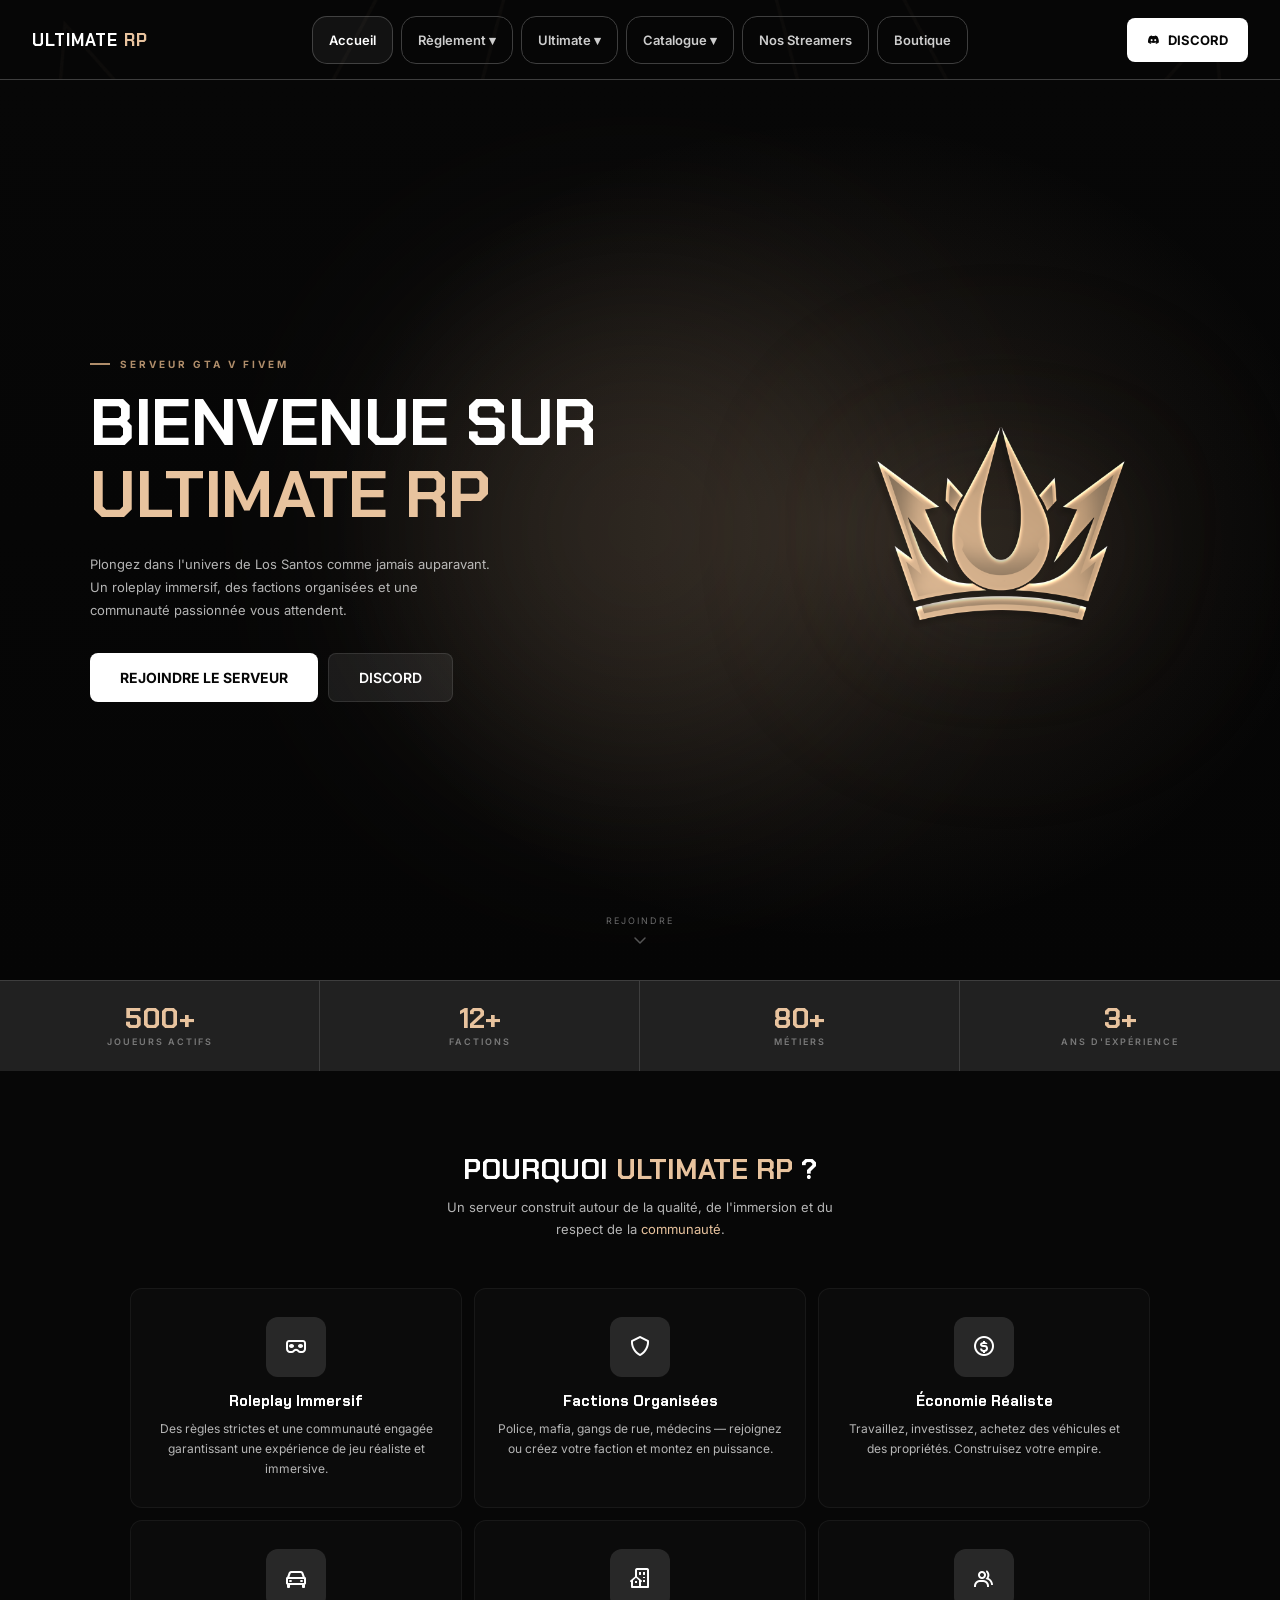
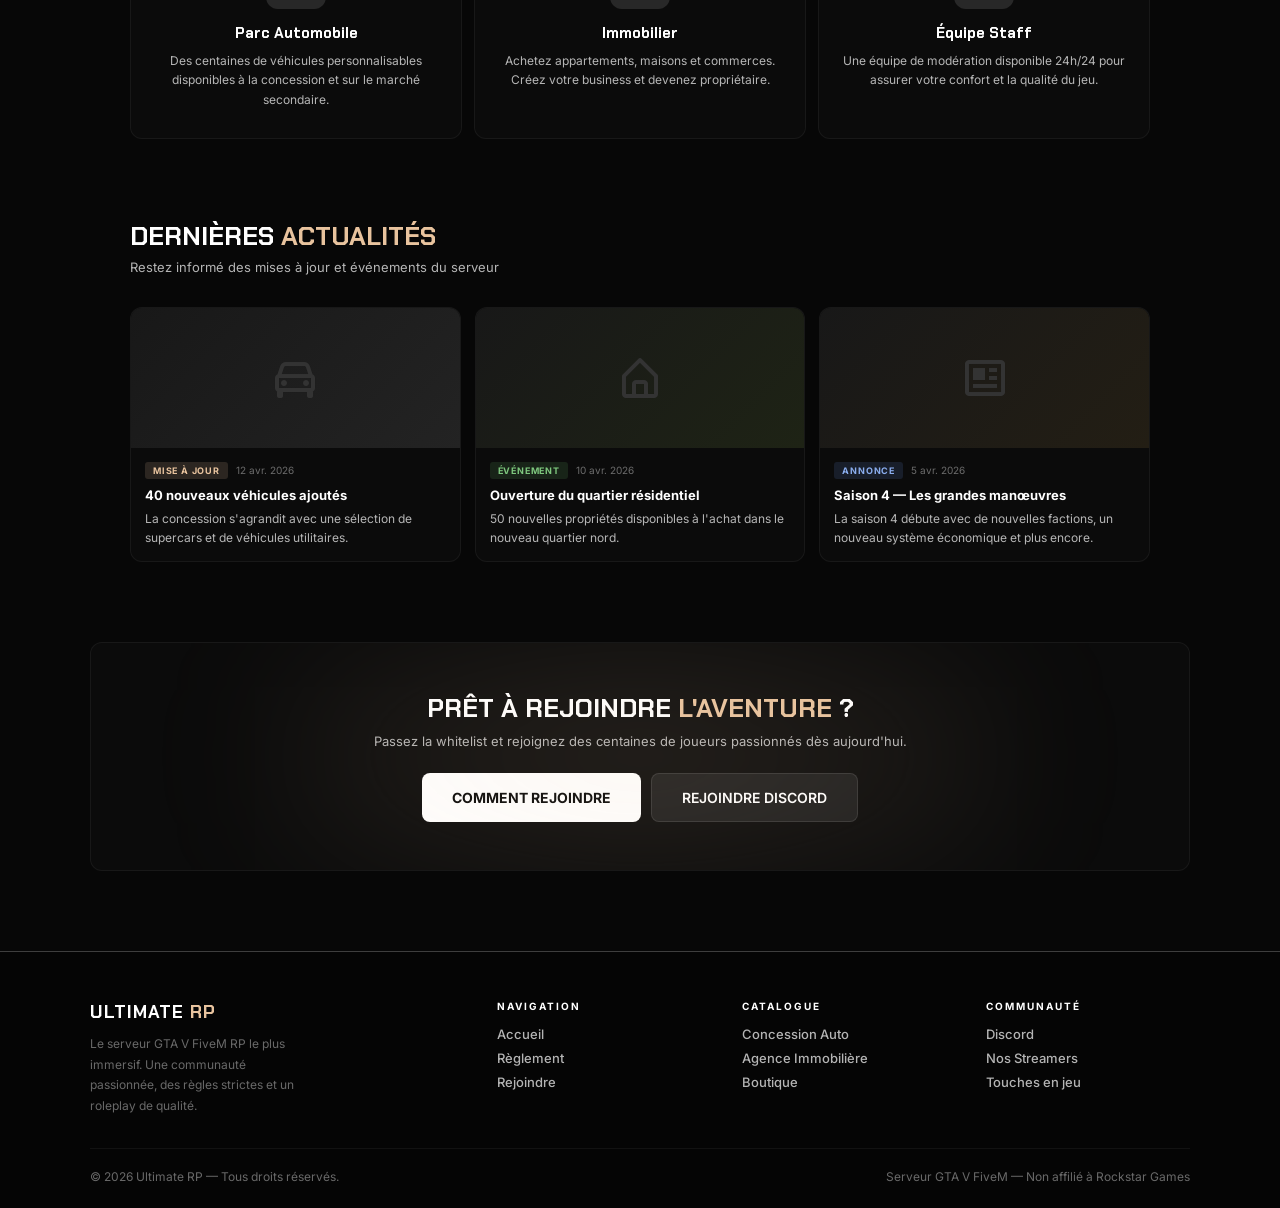
<file: index.html>
<!DOCTYPE html>
<html lang="fr">
<head>
<meta charset="UTF-8">
<meta name="viewport" content="width=device-width,initial-scale=1">
<title>Ultimate RP</title>
<link href="https://fonts.googleapis.com/css2?family=Inter:wght@300;400;500;600;700;800;900&display=swap" rel="stylesheet">
<link href="https://unpkg.com/boxicons@2.1.4/css/boxicons.min.css" rel="stylesheet">
<link rel="stylesheet" href="style.css">
</head>
<body>

<!-- HEADER -->
<header>
  <a class="logo-h" href="index.html">ULTIMATE <span class="rp">RP</span></a>
  <nav>
    <a class="nav-link" href="index.html">Accueil</a>
    <div class="nav-item">
      <button class="nav-link">Règlement ▾</button>
      <div class="dropdown">
        <a href="reglement-global.html">Règlement Global</a>
        <a href="reglement-legal.html">Règlement Légal</a>
        <a href="reglement-illegal.html">Règlement Illégal</a>
      </div>
    </div>
    <div class="nav-item">
      <button class="nav-link">Ultimate ▾</button>
      <div class="dropdown">
        <a href="lore.html">Lore du Serveur</a>
        <a href="lexique.html">Lexique RP</a>
      </div>
    </div>


    <div class="nav-item">
      <button class="nav-link">Catalogue ▾</button>
      <div class="dropdown">
        <a href="catalogue.html">Garages</a>
        <a href="catalogue.html">Maisons</a>
        <a href="catalogue.html">Entrepots</a>
        <a href="boutique.html">Appartements</a>
      </div>
    </div>
    <a class="nav-link" href="streamers.html">Nos Streamers</a>
    <a class="nav-link" href="boutique.html">Boutique</a>
  </nav>
    <a class="btn-discord" href="https://discord.gg/ultimaterp" target="_blank">
    <i class='bx bxl-discord-alt'></i> Discord
  </a>
</header>

<!-- HERO -->
<section class="hero">
  <div class="hero-bg"></div>
  <div class="hero-inner">
    <div class="hero-left">
      <div class="hero-tag">Serveur GTA V FiveM</div>
      <div class="hero-title">BIENVENUE SUR</div>
      <span class="hero-title-acc">ULTIMATE RP</span>
      <p class="hero-desc">Plongez dans l'univers de Los Santos comme jamais auparavant. Un roleplay immersif, des factions organisées et une communauté passionnée vous attendent.</p>
      <div class="hero-btns">
        <a href="#" class="btn-acc">Rejoindre le serveur</a>
        <a href="https://discord.gg/ultimaterp" target="_blank" class="btn-ghost">Discord</a>
      </div>
    </div>
    <div class="hero-right">
      <img class="hero-logo-big" src="Logo.png" alt="Ultimate RP">
    </div>
  </div>
  <div class="scroll-hint">
    <span>Rejoindre</span>
    <svg class="scroll-arrow" width="16" height="16" viewBox="0 0 16 16" fill="none">
      <path d="M3 6l5 5 5-5" stroke="#555" stroke-width="1.5" stroke-linecap="round" stroke-linejoin="round"/>
    </svg>
  </div>
</section>

<!-- STATS -->
<div class="stats">
  <div class="stat"><span class="stat-n">500+</span><span class="stat-l">Joueurs actifs</span></div>
  <div class="stat"><span class="stat-n">12+</span><span class="stat-l">Factions</span></div>
  <div class="stat"><span class="stat-n">80+</span><span class="stat-l">Métiers</span></div>
  <div class="stat"><span class="stat-n">3+</span><span class="stat-l">Ans d'expérience</span></div>
</div>

<!-- WHY -->
<div class="why">
  <h2 class="why-title">Pourquoi <span class="acc">Ultimate RP</span> ?</h2>
  <p class="why-sub">Un serveur construit autour de la qualité, de l'immersion et du respect de la <a href="#">communauté</a>.</p>
  <div class="cards">
    <div class="card">
      <div class="card-icon"><i class='bx bx-mask'></i></div>
      <div class="card-title">Roleplay Immersif</div>
      <p class="card-text">Des règles strictes et une communauté engagée garantissant une expérience de jeu réaliste et immersive.</p>
    </div>
    <div class="card">
      <div class="card-icon"><i class='bx bx-shield'></i></div>
      <div class="card-title">Factions Organisées</div>
      <p class="card-text">Police, mafia, gangs de rue, médecins — rejoignez ou créez votre faction et montez en puissance.</p>
    </div>
    <div class="card">
      <div class="card-icon"><i class='bx bx-dollar-circle'></i></div>
      <div class="card-title">Économie Réaliste</div>
      <p class="card-text">Travaillez, investissez, achetez des véhicules et des propriétés. Construisez votre empire.</p>
    </div>
    <div class="card">
      <div class="card-icon"><i class='bx bx-car'></i></div>
      <div class="card-title">Parc Automobile</div>
      <p class="card-text">Des centaines de véhicules personnalisables disponibles à la concession et sur le marché secondaire.</p>
    </div>
    <div class="card">
      <div class="card-icon"><i class='bx bx-building-house'></i></div>
      <div class="card-title">Immobilier</div>
      <p class="card-text">Achetez appartements, maisons et commerces. Créez votre business et devenez propriétaire.</p>
    </div>
    <div class="card">
      <div class="card-icon"><i class='bx bx-group'></i></div>
      <div class="card-title">Équipe Staff</div>
      <p class="card-text">Une équipe de modération disponible 24h/24 pour assurer votre confort et la qualité du jeu.</p>
    </div>
  </div>
</div>

<!-- ACTUS -->
<div class="actus-wrap">
  <h2 class="actus-title">Dernières <span class="acc">Actualités</span></h2>
  <p class="actus-sub">Restez informé des mises à jour et événements du serveur</p>
  <div class="actus-grid">
    <div class="actu">
      <div class="actu-img" style="background:linear-gradient(135deg,#181818,#232323)">
        <i class='bx bx-car' style="font-size:48px;color:#333"></i>
      </div>
      <div class="actu-body">
        <div class="actu-tags"><span class="tag tag-maj">Mise à jour</span><span class="actu-date">12 avr. 2026</span></div>
        <div class="actu-ttl">40 nouveaux véhicules ajoutés</div>
        <p class="actu-desc">La concession s'agrandit avec une sélection de supercars et de véhicules utilitaires.</p>
      </div>
    </div>
    <div class="actu">
      <div class="actu-img" style="background:linear-gradient(135deg,#181818,#1e2315)">
        <i class='bx bx-home-alt' style="font-size:48px;color:#333"></i>
      </div>
      <div class="actu-body">
        <div class="actu-tags"><span class="tag tag-event">Événement</span><span class="actu-date">10 avr. 2026</span></div>
        <div class="actu-ttl">Ouverture du quartier résidentiel</div>
        <p class="actu-desc">50 nouvelles propriétés disponibles à l'achat dans le nouveau quartier nord.</p>
      </div>
    </div>
    <div class="actu">
      <div class="actu-img" style="background:linear-gradient(135deg,#181818,#231e14)">
        <i class='bx bx-news' style="font-size:48px;color:#333"></i>
      </div>
      <div class="actu-body">
        <div class="actu-tags"><span class="tag tag-annonce">Annonce</span><span class="actu-date">5 avr. 2026</span></div>
        <div class="actu-ttl">Saison 4 — Les grandes manœuvres</div>
        <p class="actu-desc">La saison 4 débute avec de nouvelles factions, un nouveau système économique et plus encore.</p>
      </div>
    </div>
  </div>
</div>

<!-- CTA BAND -->
<div style="padding:0 40px;max-width:1180px;margin:0 auto 80px">
  <div class="cta-band">
    <h2>Prêt à rejoindre <span class="acc">l'aventure</span> ?</h2>
    <p>Passez la whitelist et rejoignez des centaines de joueurs passionnés dès aujourd'hui.</p>
    <div class="cta-btns">
      <a href="#" class="btn-acc">Comment rejoindre</a>
      <a href="https://discord.gg/ultimaterp" target="_blank" class="btn-ghost">Rejoindre Discord</a>
    </div>
  </div>
</div>

<!-- FOOTER -->
<footer>
  <div class="footer-grid">
    <div class="footer-brand">
      <div class="footer-logo-txt">ULTIMATE <span class="acc">RP</span></div>
      <p>Le serveur GTA V FiveM RP le plus immersif. Une communauté passionnée, des règles strictes et un roleplay de qualité.</p>
    </div>
    <div class="footer-col">
      <h4>Navigation</h4>
      <a href="index.html">Accueil</a>
      <a href="reglement-global.html">Règlement</a>
      <a href="comment-rejoindre.html">Rejoindre</a>
    </div>
    <div class="footer-col">
      <h4>Catalogue</h4>
      <a href="catalogue.html">Concession Auto</a>
      <a href="catalogue.html">Agence Immobilière</a>
      <a href="boutique.html">Boutique</a>
    </div>
    <div class="footer-col">
      <h4>Communauté</h4>
      <a href="https://discord.gg/ultimaterp" target="_blank">Discord</a>
      <a href="streamers.html">Nos Streamers</a>
      <a href="touches-en-jeu.html">Touches en jeu</a>
    </div>
  </div>
  <div class="footer-bottom">
    <span>© 2026 Ultimate RP — Tous droits réservés.</span>
    <span>Serveur GTA V FiveM — Non affilié à Rockstar Games</span>
  </div>
</footer>

<script>
const cur = window.location.pathname.split('/').pop() || 'index.html';
document.querySelectorAll('a.nav-link').forEach(l => {
  if (l.getAttribute('href') === cur) l.classList.add('active');
});
</script>
</body>
</html>
</file>
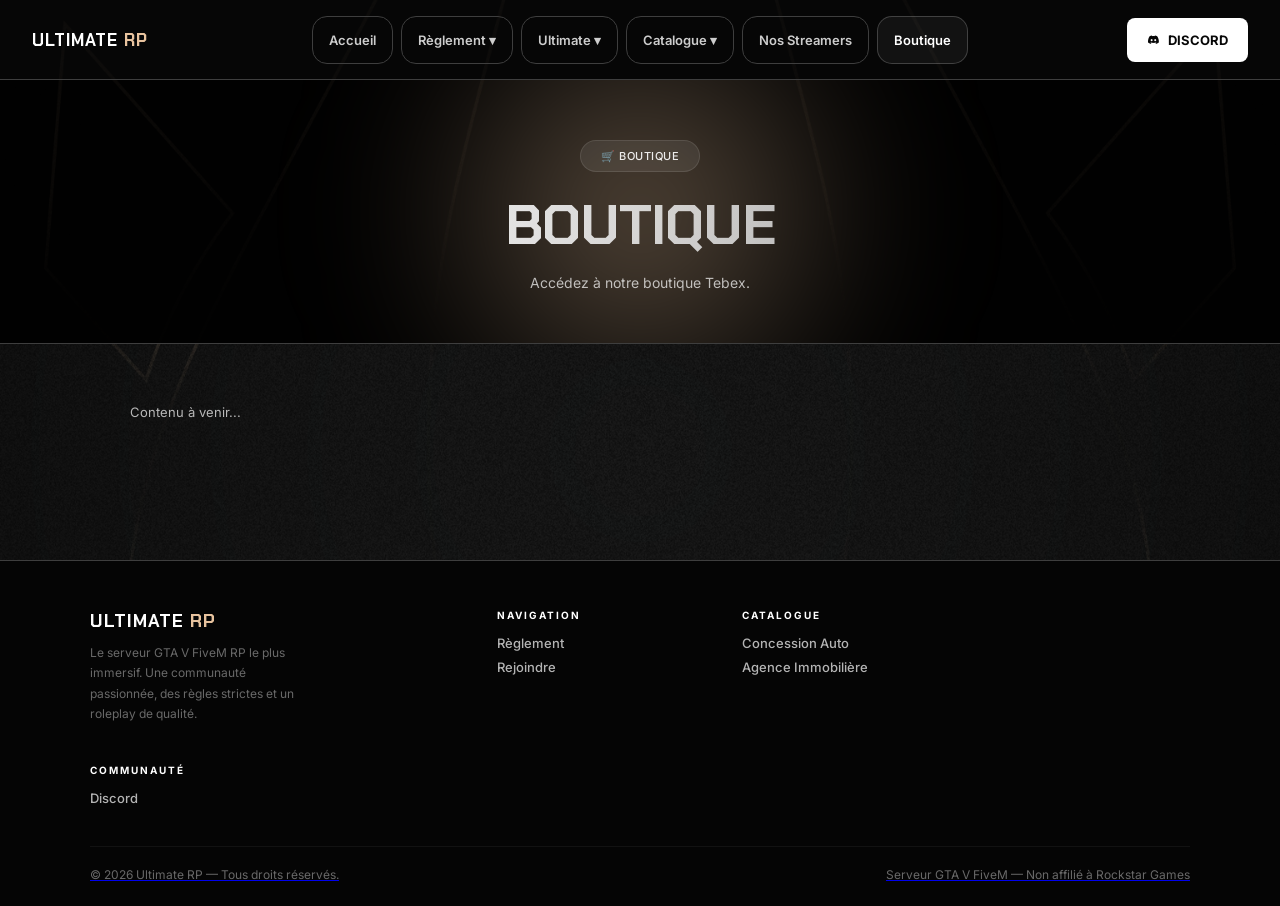
<file: boutique.html>
<!DOCTYPE html>
<html lang="fr">
<head>
<meta charset="UTF-8">
<meta name="viewport" content="width=device-width,initial-scale=1">
<title>Boutique — Ultimate RP</title>
<link href="https://fonts.googleapis.com/css2?family=Inter:wght@300;400;500;600;700;800;900&display=swap" rel="stylesheet">
<link href="https://unpkg.com/boxicons@2.1.4/css/boxicons.min.css" rel="stylesheet">

<link rel="stylesheet" href="style.css">
</head>
<body>

<header>
  <a class="logo-h" href="index.html">ULTIMATE <span class="rp">RP</span></a>
  <nav>
    <a class="nav-link" href="index.html">Accueil</a>
    <div class="nav-item">
      <button class="nav-link">Règlement ▾</button>
      <div class="dropdown">
        <a href="reglement-global.html">Règlement Global</a>
        <a href="reglement-legal.html">Règlement Légal</a>
        <a href="reglement-illegal.html">Règlement Illégal</a>
      </div>
    </div>
    <div class="nav-item">
      <button class="nav-link">Ultimate ▾</button>
      <div class="dropdown">
        <a href="lore.html">Lore du Serveur</a>
        <a href="lexique.html">Lexique RP</a>

      </div>
    </div>


    <div class="nav-item">
      <button class="nav-link">Catalogue ▾</button>
      <div class="dropdown">
        <a href="catalogue.html">Garages</a>
        <a href="catalogue.html">Maisons</a>
        <a href="catalogue.html">Entrepots</a>
        <a href="boutique.html">Appartements</a>
      </div>
    </div>
    <a class="nav-link" href="streamers.html">Nos Streamers</a>
    <a class="nav-link" href="boutique.html">Boutique</a>

  </nav>
      <a class="btn-discord" href="https://discord.gg/ultimaterp" target="_blank">
    <i class='bx bxl-discord-alt'></i> Discord
  </a>
</header>

<!-- PAGE HEADER -->
<div class="page-hero">
  <div class="page-hero-inner">
    <div class="page-tag">🛒 Boutique</div>
    <h1 class="page-title">Boutique</h1>
    <p class="page-desc">Accédez à notre boutique Tebex.</p>
  </div>
</div>

<!-- CONTENT -->
<div class="page-content">
  <p style="color:var(--txt2);font-size:13px;">Contenu à venir...</p>
</div>

<footer>
  <div class="footer-grid">
    <div class="footer-brand">
      <div class="footer-logo-txt">ULTIMATE <span class="acc">RP</span></div>
      <p>Le serveur GTA V FiveM RP le plus immersif. Une communauté passionnée, des règles strictes et un roleplay de qualité.</p>
    </div>
    <div class="footer-col">
      <h4>Navigation</h4>
      <a href="index.html"</a>
      <a href="#">Règlement</a>
      <a href="#">Rejoindre</a>
    </div>
    <div class="footer-col">
      <h4>Catalogue</h4>
      <a href="#">Concession Auto</a>
      <a href="#">Agence Immobilière</a>
      <a href="boutique.html"</a>
    </div>
    <div class="footer-col">
      <h4>Communauté</h4>
      <a href="#">Discord</a>
      <a href="streamers.html"</a>
      <a href="touches-en-jeu.html"</a>
    </div>
  </div>
  <div class="footer-bottom">
    <span>© 2026 Ultimate RP — Tous droits réservés.</span>
    <span>Serveur GTA V FiveM — Non affilié à Rockstar Games</span>
  </div>
</footer>



<script>
const cur = window.location.pathname.split('/').pop() || 'index.html';
document.querySelectorAll('a.nav-link').forEach(l => {
  if (l.getAttribute('href') === cur) l.classList.add('active');
});
</script>
</body>
</html>
</file>
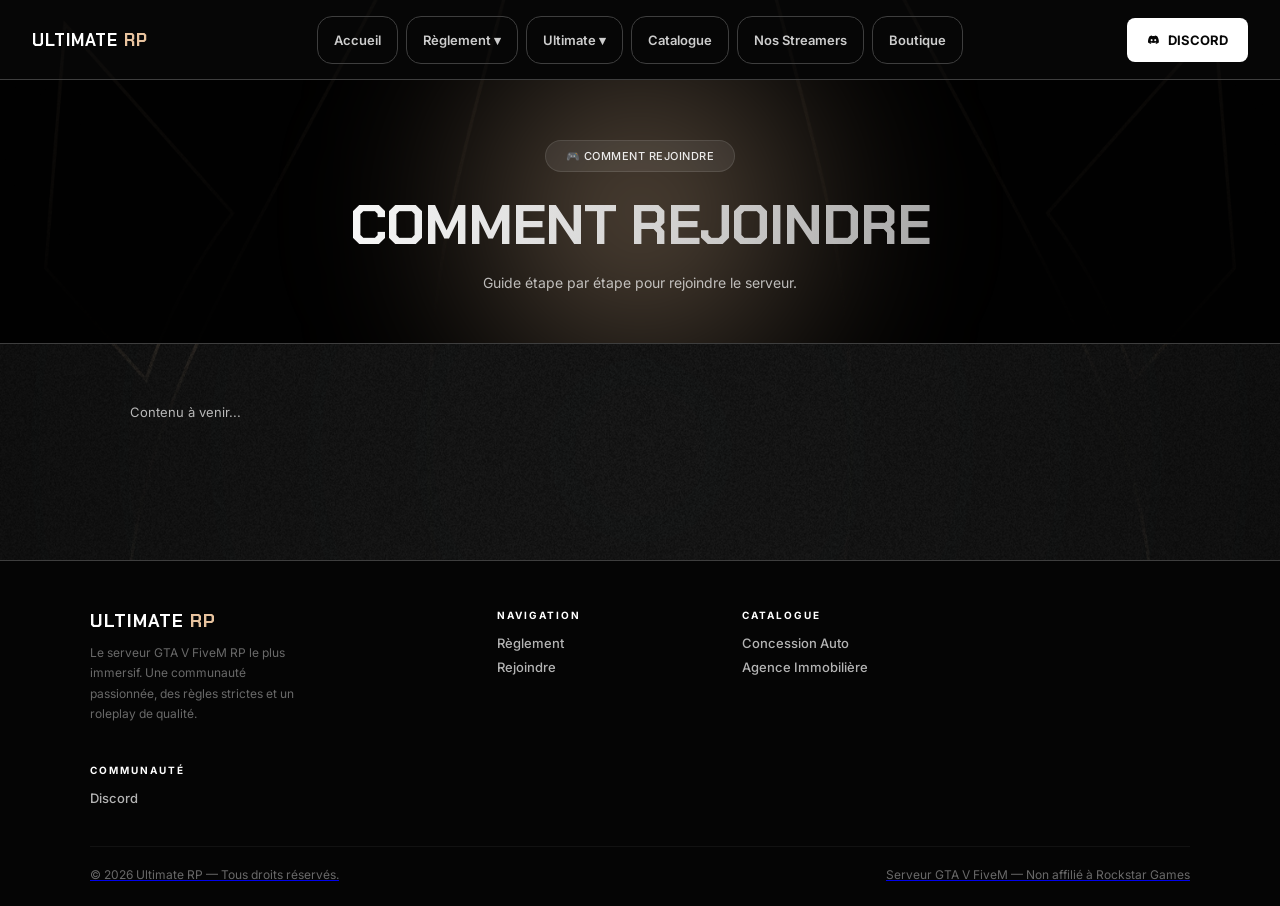
<file: comment-rejoindre.html>
<!DOCTYPE html>
<html lang="fr">
<head>
<meta charset="UTF-8">
<meta name="viewport" content="width=device-width,initial-scale=1">
<title>Comment rejoindre — Ultimate RP</title>
<link href="https://fonts.googleapis.com/css2?family=Inter:wght@300;400;500;600;700;800;900&display=swap" rel="stylesheet">
<link href="https://unpkg.com/boxicons@2.1.4/css/boxicons.min.css" rel="stylesheet">

<link rel="stylesheet" href="style.css">
</head>
<body>

<header>
  <a class="logo-h" href="index.html">ULTIMATE <span class="rp">RP</span></a>
  <nav>
    <a class="nav-link" href="index.html">Accueil</a>
    <div class="nav-item">
      <button class="nav-link">Règlement ▾</button>
      <div class="dropdown">
        <a href="reglement-global.html">Règlement Global</a>
        <a href="reglement-legal.html">Règlement Légal</a>
        <a href="reglement-illegal.html">Règlement Illégal</a>
      </div>
    </div>
    <div class="nav-item">
      <button class="nav-link">Ultimate ▾</button>
      <div class="dropdown">
        <a href="lore.html">Lore du Serveur</a>
        <a href="lexique.html">Lexique RP</a>
      </div>
    </div>


<a class="nav-link" href="catalogue.html">Catalogue</a>
    <a class="nav-link" href="streamers.html">Nos Streamers</a>
    <a class="nav-link" href="boutique.html">Boutique</a>

  </nav>
      <a class="btn-discord" href="https://discord.gg/ultimaterp" target="_blank">
    <i class='bx bxl-discord-alt'></i> Discord
  </a>
</header>

<!-- PAGE HEADER -->
<div class="page-hero">
  <div class="page-hero-inner">
    <div class="page-tag">🎮 Comment rejoindre</div>
    <h1 class="page-title">Comment rejoindre</h1>
    <p class="page-desc">Guide étape par étape pour rejoindre le serveur.</p>
  </div>
</div>

<!-- CONTENT -->
<div class="page-content">
  <p style="color:var(--txt2);font-size:13px;">Contenu à venir...</p>
</div>

<footer>
  <div class="footer-grid">
    <div class="footer-brand">
      <div class="footer-logo-txt">ULTIMATE <span class="acc">RP</span></div>
      <p>Le serveur GTA V FiveM RP le plus immersif. Une communauté passionnée, des règles strictes et un roleplay de qualité.</p>
    </div>
    <div class="footer-col">
      <h4>Navigation</h4>
      <a href="index.html"</a>
      <a href="#">Règlement</a>
      <a href="#">Rejoindre</a>
    </div>
    <div class="footer-col">
      <h4>Catalogue</h4>
      <a href="#">Concession Auto</a>
      <a href="#">Agence Immobilière</a>
      <a href="boutique.html"</a>
    </div>
    <div class="footer-col">
      <h4>Communauté</h4>
      <a href="#">Discord</a>
      <a href="streamers.html"</a>
      <a href="touches-en-jeu.html"</a>
    </div>
  </div>
  <div class="footer-bottom">
    <span>© 2026 Ultimate RP — Tous droits réservés.</span>
    <span>Serveur GTA V FiveM — Non affilié à Rockstar Games</span>
  </div>
</footer>



<script>
const cur = window.location.pathname.split('/').pop() || 'index.html';
document.querySelectorAll('a.nav-link').forEach(l => {
  if (l.getAttribute('href') === cur) l.classList.add('active');
});
</script>
</body>
</html>
</file>
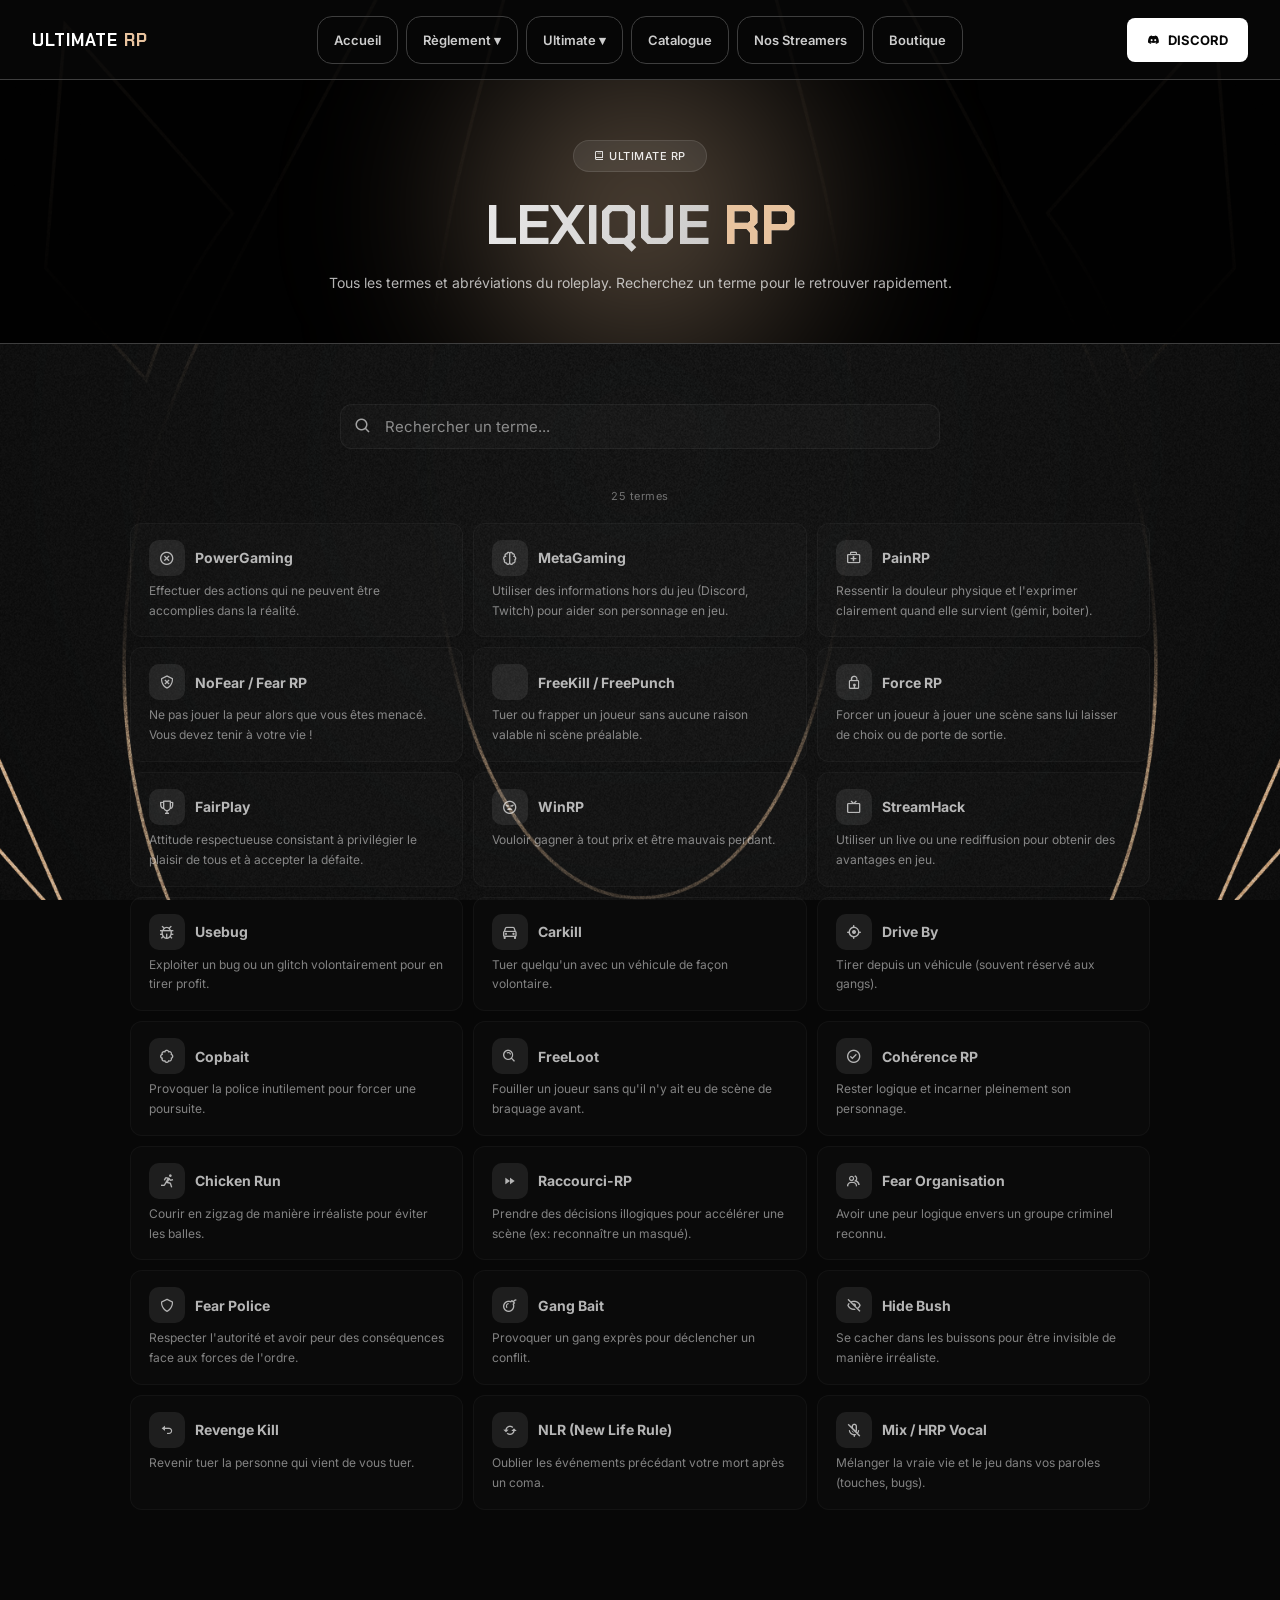
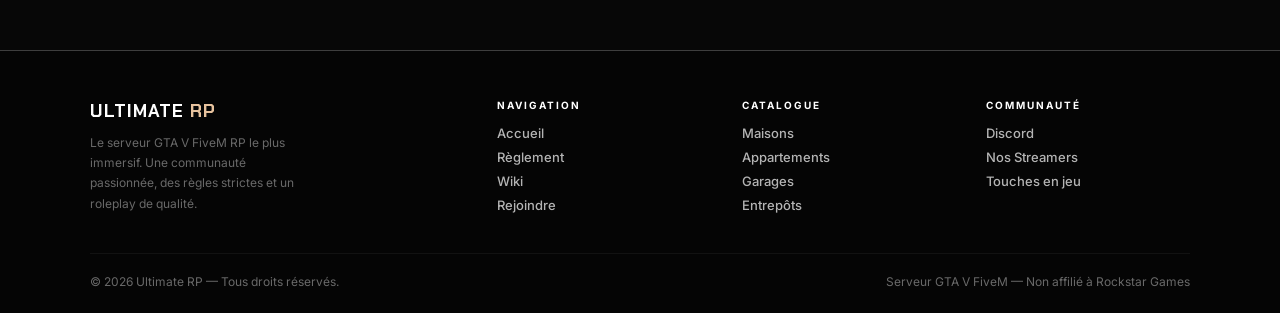
<file: lexique.html>
<!DOCTYPE html>
<html lang="fr">
<head>
<meta charset="UTF-8">
<meta name="viewport" content="width=device-width,initial-scale=1">
<title>Lexique RP — Ultimate RP</title>
<link href="https://fonts.googleapis.com/css2?family=Inter:wght@300;400;500;600;700;800;900&display=swap" rel="stylesheet">
<link href="https://unpkg.com/boxicons@2.1.4/css/boxicons.min.css" rel="stylesheet">
<link rel="stylesheet" href="style.css">

</head>
<body>

<!-- HEADER -->
<header>
  <a class="logo-h" href="index.html">ULTIMATE <span class="rp">RP</span></a>
  <nav>
    <a class="nav-link" href="index.html">Accueil</a>
    <div class="nav-item">
      <button class="nav-link">Règlement ▾</button>
      <div class="dropdown">
        <a href="reglement-global.html">Règlement Global</a>
        <a href="reglement-legal.html">Règlement Légal</a>
        <a href="reglement-illegal.html">Règlement Illégal</a>
      </div>
    </div>
    <div class="nav-item">
      <button class="nav-link">Ultimate ▾</button>
      <div class="dropdown">
        <a href="lore.html">Lore du Serveur</a>
        <a href="lexique.html">Lexique RP</a>
      </div>
    </div>

    <a class="nav-link" href="catalogue.html">Catalogue</a>

    <a class="nav-link" href="streamers.html">Nos Streamers</a>
    <a class="nav-link" href="boutique.html">Boutique</a>
  </nav>
      <a class="btn-discord" href="https://discord.gg/ultimaterp" target="_blank">
    <i class='bx bxl-discord-alt'></i> Discord
  </a>
</header>

<!-- PAGE HERO -->
<div class="page-hero">
  <div class="page-hero-inner">
    <div class="page-tag"><i class='bx bx-book'></i> Ultimate RP</div>
    <h1 class="page-title">Lexique <span class="acc">RP</span></h1>
    <p class="page-desc">Tous les termes et abréviations du roleplay. Recherchez un terme pour le retrouver rapidement.</p>
  </div>
</div>

<!-- CONTENU -->
<div class="page-content">

  <!-- BARRE DE RECHERCHE -->
  <div class="lex-search-wrap">
    <i class='bx bx-search lex-search-icon'></i>
    <input class="lex-search" type="text" placeholder="Rechercher un terme..." id="lexSearch">
  </div>

  <div class="lex-count" id="lexCount">25 termes</div>

  <!-- GRILLE -->
  <div class="lex-grid" id="lexGrid">

    <div class="lex-item">
      <div class="lex-term"><i class='bx bx-x-circle'></i> PowerGaming</div>
      <div class="lex-def">Effectuer des actions qui ne peuvent être accomplies dans la réalité.</div>
    </div>

    <div class="lex-item">
      <div class="lex-term"><i class='bx bx-brain'></i> MetaGaming</div>
      <div class="lex-def">Utiliser des informations hors du jeu (Discord, Twitch) pour aider son personnage en jeu.</div>
    </div>

    <div class="lex-item">
      <div class="lex-term"><i class='bx bx-first-aid'></i> PainRP</div>
      <div class="lex-def">Ressentir la douleur physique et l'exprimer clairement quand elle survient (gémir, boiter).</div>
    </div>

    <div class="lex-item">
      <div class="lex-term"><i class='bx bx-shield-x'></i> NoFear / Fear RP</div>
      <div class="lex-def">Ne pas jouer la peur alors que vous êtes menacé. Vous devez tenir à votre vie !</div>
    </div>

    <div class="lex-item">
      <div class="lex-term"><i class='bx bx-skull'></i> FreeKill / FreePunch</div>
      <div class="lex-def">Tuer ou frapper un joueur sans aucune raison valable ni scène préalable.</div>
    </div>

    <div class="lex-item">
      <div class="lex-term"><i class='bx bx-lock'></i> Force RP</div>
      <div class="lex-def">Forcer un joueur à jouer une scène sans lui laisser de choix ou de porte de sortie.</div>
    </div>

    <div class="lex-item">
      <div class="lex-term"><i class='bx bx-trophy'></i> FairPlay</div>
      <div class="lex-def">Attitude respectueuse consistant à privilégier le plaisir de tous et à accepter la défaite.</div>
    </div>

    <div class="lex-item">
      <div class="lex-term"><i class='bx bx-angry'></i> WinRP</div>
      <div class="lex-def">Vouloir gagner à tout prix et être mauvais perdant.</div>
    </div>

    <div class="lex-item">
      <div class="lex-term"><i class='bx bx-tv'></i> StreamHack</div>
      <div class="lex-def">Utiliser un live ou une rediffusion pour obtenir des avantages en jeu.</div>
    </div>

    <div class="lex-item">
      <div class="lex-term"><i class='bx bx-bug'></i> Usebug</div>
      <div class="lex-def">Exploiter un bug ou un glitch volontairement pour en tirer profit.</div>
    </div>

    <div class="lex-item">
      <div class="lex-term"><i class='bx bx-car'></i> Carkill</div>
      <div class="lex-def">Tuer quelqu'un avec un véhicule de façon volontaire.</div>
    </div>

    <div class="lex-item">
      <div class="lex-term"><i class='bx bx-target-lock'></i> Drive By</div>
      <div class="lex-def">Tirer depuis un véhicule (souvent réservé aux gangs).</div>
    </div>

    <div class="lex-item">
      <div class="lex-term"><i class='bx bx-badge'></i> Copbait</div>
      <div class="lex-def">Provoquer la police inutilement pour forcer une poursuite.</div>
    </div>

    <div class="lex-item">
      <div class="lex-term"><i class='bx bx-search-alt'></i> FreeLoot</div>
      <div class="lex-def">Fouiller un joueur sans qu'il n'y ait eu de scène de braquage avant.</div>
    </div>

    <div class="lex-item">
      <div class="lex-term"><i class='bx bx-check-circle'></i> Cohérence RP</div>
      <div class="lex-def">Rester logique et incarner pleinement son personnage.</div>
    </div>

    <div class="lex-item">
      <div class="lex-term"><i class='bx bx-run'></i> Chicken Run</div>
      <div class="lex-def">Courir en zigzag de manière irréaliste pour éviter les balles.</div>
    </div>

    <div class="lex-item">
      <div class="lex-term"><i class='bx bx-fast-forward'></i> Raccourci-RP</div>
      <div class="lex-def">Prendre des décisions illogiques pour accélérer une scène (ex: reconnaître un masqué).</div>
    </div>

    <div class="lex-item">
      <div class="lex-term"><i class='bx bx-group'></i> Fear Organisation</div>
      <div class="lex-def">Avoir une peur logique envers un groupe criminel reconnu.</div>
    </div>

    <div class="lex-item">
      <div class="lex-term"><i class='bx bx-shield'></i> Fear Police</div>
      <div class="lex-def">Respecter l'autorité et avoir peur des conséquences face aux forces de l'ordre.</div>
    </div>

    <div class="lex-item">
      <div class="lex-term"><i class='bx bx-bomb'></i> Gang Bait</div>
      <div class="lex-def">Provoquer un gang exprès pour déclencher un conflit.</div>
    </div>

    <div class="lex-item">
      <div class="lex-term"><i class='bx bx-hide'></i> Hide Bush</div>
      <div class="lex-def">Se cacher dans les buissons pour être invisible de manière irréaliste.</div>
    </div>

    <div class="lex-item">
      <div class="lex-term"><i class='bx bx-undo'></i> Revenge Kill</div>
      <div class="lex-def">Revenir tuer la personne qui vient de vous tuer.</div>
    </div>

    <div class="lex-item">
      <div class="lex-term"><i class='bx bx-refresh'></i> NLR (New Life Rule)</div>
      <div class="lex-def">Oublier les événements précédant votre mort après un coma.</div>
    </div>

    <div class="lex-item">
      <div class="lex-term"><i class='bx bx-microphone-off'></i> Mix / HRP Vocal</div>
      <div class="lex-def">Mélanger la vraie vie et le jeu dans vos paroles (touches, bugs).</div>
    </div>

  </div>
</div>

<!-- FOOTER -->
<footer>
  <div class="footer-grid">
    <div class="footer-brand">
      <div class="footer-logo-txt">ULTIMATE <span class="acc">RP</span></div>
      <p>Le serveur GTA V FiveM RP le plus immersif. Une communauté passionnée, des règles strictes et un roleplay de qualité.</p>
    </div>
    <div class="footer-col">
      <h4>Navigation</h4>
      <a href="index.html">Accueil</a>
      <a href="reglement-global.html">Règlement</a>
      <a href="lore.html">Wiki</a>
      <a href="comment-rejoindre.html">Rejoindre</a>
    </div>
    <div class="footer-col">
      <h4>Catalogue</h4>
      <a href="catalogue.html#maisons">Maisons</a>
      <a href="catalogue.html#appartements">Appartements</a>
      <a href="catalogue.html#garages">Garages</a>
      <a href="catalogue.html#entrepots">Entrepôts</a>
    </div>
    <div class="footer-col">
      <h4>Communauté</h4>
      <a href="https://discord.gg/ultimaterp" target="_blank">Discord</a>
      <a href="streamers.html">Nos Streamers</a>
      <a href="touches-en-jeu.html">Touches en jeu</a>
    </div>
  </div>
  <div class="footer-bottom">
    <span>© 2026 Ultimate RP — Tous droits réservés.</span>
    <span>Serveur GTA V FiveM — Non affilié à Rockstar Games</span>
  </div>
</footer>

<script>
const cur = window.location.pathname.split('/').pop() || 'index.html';
document.querySelectorAll('a.nav-link').forEach(l => {
  if (l.getAttribute('href') === cur) l.classList.add('active');
});

// Recherche
const search = document.getElementById('lexSearch');
const items = document.querySelectorAll('.lex-item');
const count = document.getElementById('lexCount');

search.addEventListener('input', () => {
  const val = search.value.toLowerCase().trim();
  let visible = 0;
  items.forEach(item => {
    const text = item.textContent.toLowerCase();
    const show = text.includes(val);
    item.classList.toggle('lex-hidden', !show);
    if(show) visible++;
  });
  count.textContent = visible + ' terme' + (visible > 1 ? 's' : '');
});
</script>
</body>
</html>
</file>
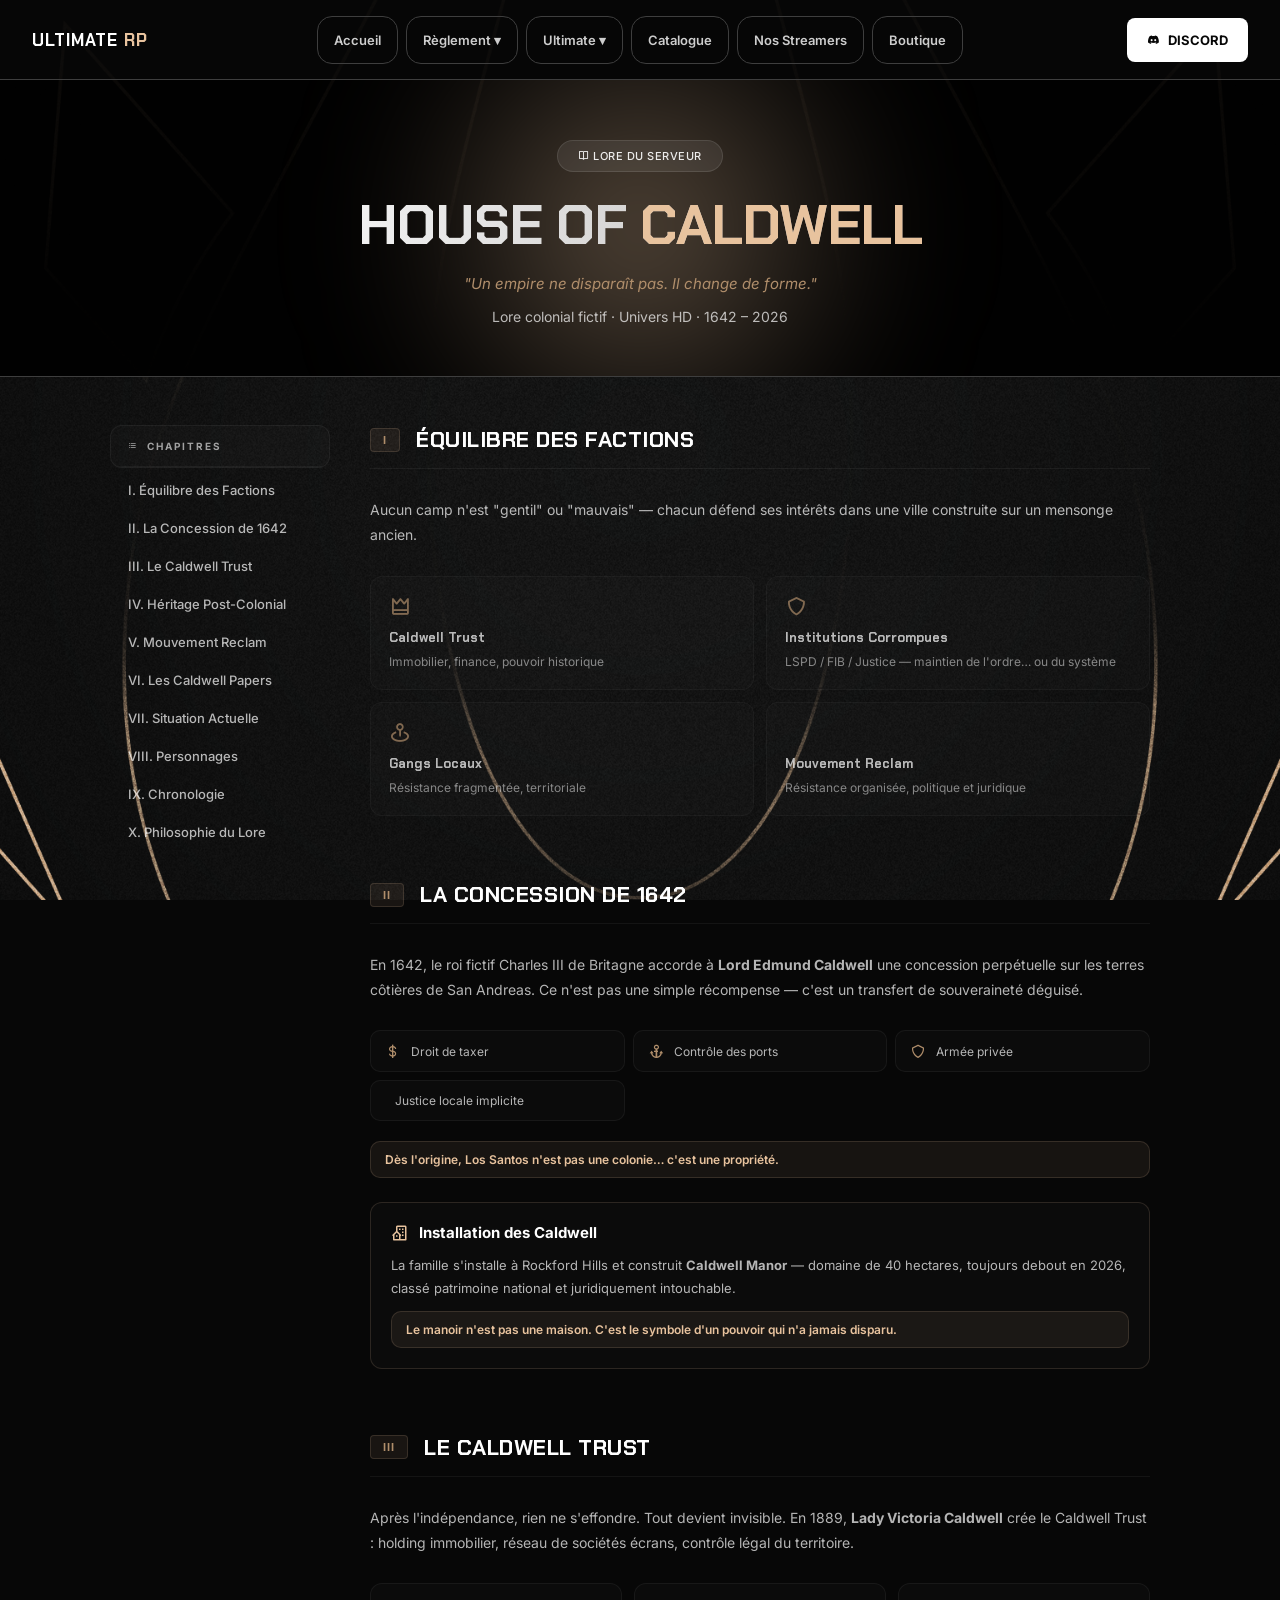
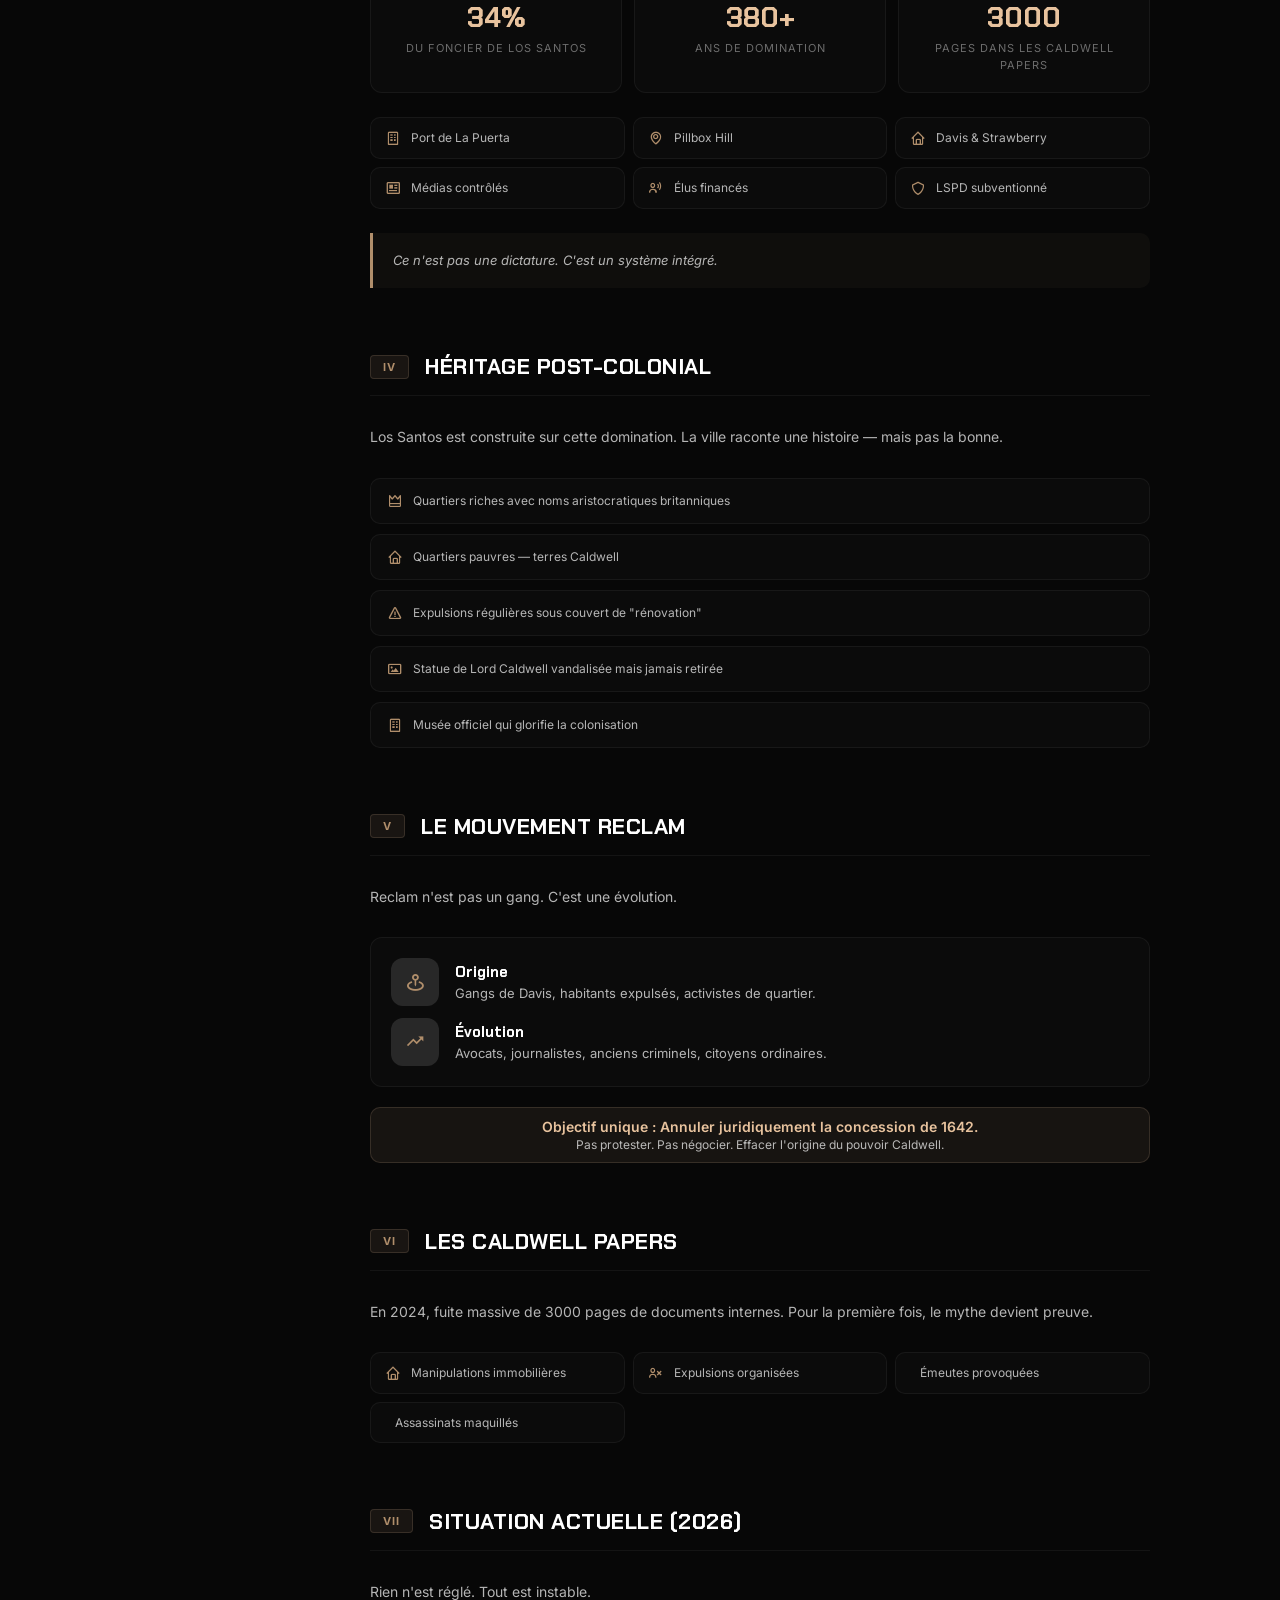
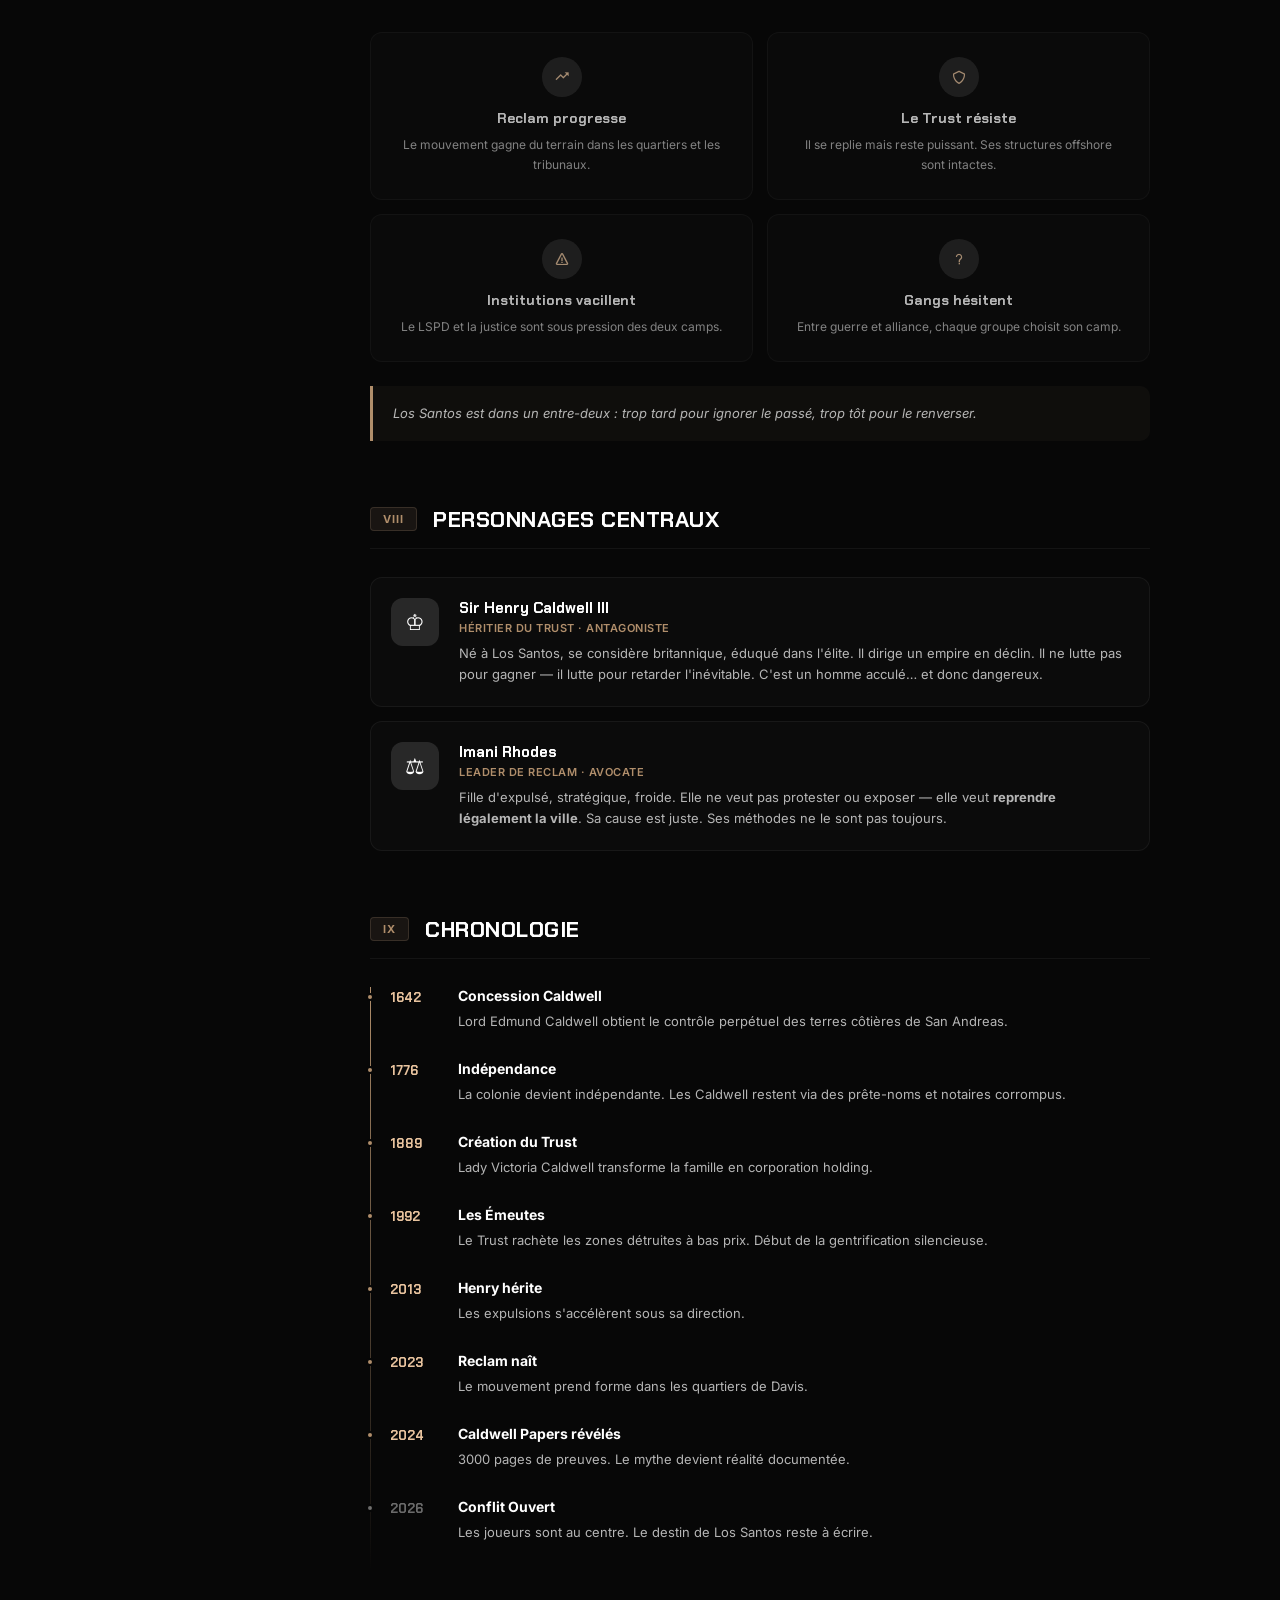
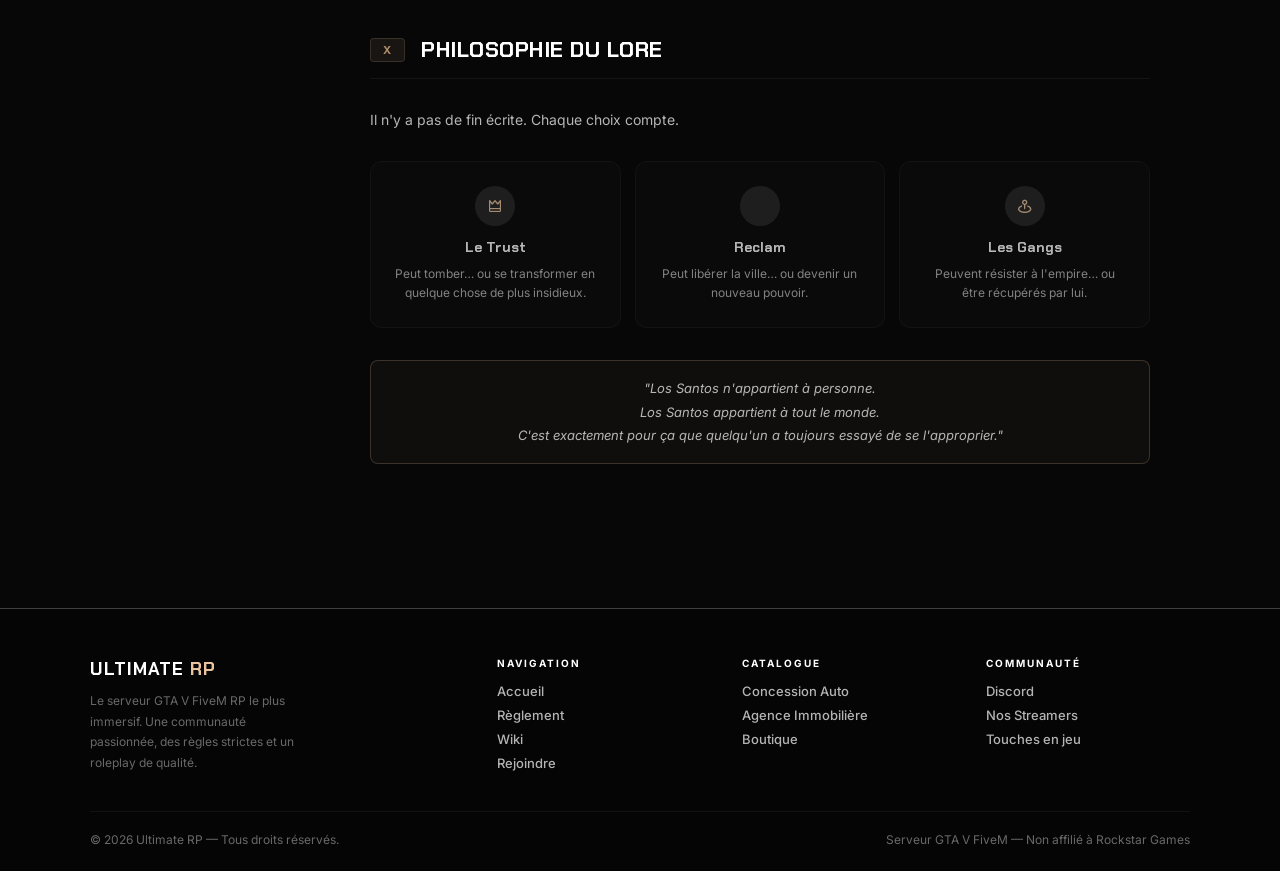
<file: lore.html>
<!DOCTYPE html>
<html lang="fr">
<head>
<meta charset="UTF-8">
<meta name="viewport" content="width=device-width,initial-scale=1">
<title>Lore du Serveur — Ultimate RP</title>
<link href="https://fonts.googleapis.com/css2?family=Inter:wght@300;400;500;600;700;800;900&display=swap" rel="stylesheet">
<link href="https://unpkg.com/boxicons@2.1.4/css/boxicons.min.css" rel="stylesheet">
<link rel="stylesheet" href="style.css">
</head>
<body>

<!-- HEADER -->
<header>
  <a class="logo-h" href="index.html">ULTIMATE <span class="rp">RP</span></a>
  <nav>
    <a class="nav-link" href="index.html">Accueil</a>
    <div class="nav-item">
      <button class="nav-link">Règlement ▾</button>
      <div class="dropdown">
        <a href="reglement-global.html">Règlement Global</a>
        <a href="reglement-legal.html">Règlement Légal</a>
        <a href="reglement-illegal.html">Règlement Illégal</a>
      </div>
    </div>
    <div class="nav-item">
      <button class="nav-link">Ultimate ▾</button>
      <div class="dropdown">
        <a href="lore.html">Lore du Serveur</a>
        <a href="lexique.html">Lexique RP</a>
      </div>
    </div>

    <a class="nav-link" href="catalogue.html">Catalogue</a>
    <a class="nav-link" href="streamers.html">Nos Streamers</a>
    <a class="nav-link" href="boutique.html">Boutique</a>

  </nav>
      <a class="btn-discord" href="https://discord.gg/ultimaterp" target="_blank">
    <i class='bx bxl-discord-alt'></i> Discord
  </a>
</header>

<!-- PAGE HERO -->
<div class="page-hero">
  <div class="page-hero-inner" style="max-width:800px">
    <div class="page-tag"><i class='bx bx-book-open'></i> Lore du Serveur</div>
    <h1 class="page-title">House of <span class="acc">Caldwell</span></h1>
    <p class="page-desc" style="font-style:italic;color:var(--acc2);font-size:15px;margin-top:8px">"Un empire ne disparaît pas. Il change de forme."</p>
    <p class="page-desc" style="margin-top:8px">Lore colonial fictif · Univers HD · 1642 – 2026</p>
  </div>
</div>

<!-- LAYOUT -->
<div class="lore-layout">

  <!-- SOMMAIRE -->
  <aside class="rgl-sidebar">
    <div class="rgl-sidebar-inner">
      <div class="rgl-sidebar-title"><i class='bx bx-list-ul'></i> Chapitres</div>
      <nav class="rgl-toc">
        <a href="#ch1" class="toc-link">I. Équilibre des Factions</a>
        <a href="#ch2" class="toc-link">II. La Concession de 1642</a>
        <a href="#ch3" class="toc-link">III. Le Caldwell Trust</a>
        <a href="#ch4" class="toc-link">IV. Héritage Post-Colonial</a>
        <a href="#ch5" class="toc-link">V. Mouvement Reclam</a>
        <a href="#ch6" class="toc-link">VI. Les Caldwell Papers</a>
        <a href="#ch7" class="toc-link">VII. Situation Actuelle</a>
        <a href="#ch8" class="toc-link">VIII. Personnages</a>
        <a href="#ch9" class="toc-link">IX. Chronologie</a>
        <a href="#ch10" class="toc-link">X. Philosophie du Lore</a>
      </nav>
    </div>
  </aside>

  <!-- CONTENU -->
  <main class="lore-content">

    <!-- CH I -->
    <section class="lore-chapter" id="ch1">
      <div class="lore-chapter-head">
        <span class="lore-num">I</span>
        <h2>Équilibre des Factions</h2>
      </div>
      <p class="lore-intro">Aucun camp n'est "gentil" ou "mauvais" — chacun défend ses intérêts dans une ville construite sur un mensonge ancien.</p>
      <div class="lore-factions-grid">
        <div class="lore-faction-item">
          <div class="lore-faction-item-icon"><i class='bx bx-crown'></i></div>
          <div class="lore-faction-item-name">Caldwell Trust</div>
          <p>Immobilier, finance, pouvoir historique</p>
        </div>
        <div class="lore-faction-item">
          <div class="lore-faction-item-icon"><i class='bx bx-shield'></i></div>
          <div class="lore-faction-item-name">Institutions Corrompues</div>
          <p>LSPD / FIB / Justice — maintien de l'ordre… ou du système</p>
        </div>
        <div class="lore-faction-item">
          <div class="lore-faction-item-icon"><i class='bx bx-map-pin'></i></div>
          <div class="lore-faction-item-name">Gangs Locaux</div>
          <p>Résistance fragmentée, territoriale</p>
        </div>
        <div class="lore-faction-item">
          <div class="lore-faction-item-icon"><i class='bx bx-gavel'></i></div>
          <div class="lore-faction-item-name">Mouvement Reclam</div>
          <p>Résistance organisée, politique et juridique</p>
        </div>
      </div>
    </section>

    <!-- CH II -->
    <section class="lore-chapter" id="ch2">
      <div class="lore-chapter-head">
        <span class="lore-num">II</span>
        <h2>La Concession de 1642</h2>
      </div>
      <p class="lore-intro">En 1642, le roi fictif Charles III de Britagne accorde à <strong>Lord Edmund Caldwell</strong> une concession perpétuelle sur les terres côtières de San Andreas. Ce n'est pas une simple récompense — c'est un transfert de souveraineté déguisé.</p>
      <div class="lore-control-grid">
        <div class="lore-control-item"><i class='bx bx-dollar'></i><span>Droit de taxer</span></div>
        <div class="lore-control-item"><i class='bx bx-anchor'></i><span>Contrôle des ports</span></div>
        <div class="lore-control-item"><i class='bx bx-shield'></i><span>Armée privée</span></div>
        <div class="lore-control-item"><i class='bx bx-gavel'></i><span>Justice locale implicite</span></div>
      </div>
      <div class="lore-highlight">Dès l'origine, Los Santos n'est pas une colonie… c'est une propriété.</div>

      <div class="lore-faction-card" style="margin-top:24px">
        <div class="lore-faction-head">
          <i class='bx bx-building-house'></i>
          <span>Installation des Caldwell</span>
        </div>
        <p>La famille s'installe à Rockford Hills et construit <strong>Caldwell Manor</strong> — domaine de 40 hectares, toujours debout en 2026, classé patrimoine national et juridiquement intouchable.</p>
        <div class="lore-highlight" style="margin-top:12px">Le manoir n'est pas une maison. C'est le symbole d'un pouvoir qui n'a jamais disparu.</div>
      </div>
    </section>

    <!-- CH III -->
    <section class="lore-chapter" id="ch3">
      <div class="lore-chapter-head">
        <span class="lore-num">III</span>
        <h2>Le Caldwell Trust</h2>
      </div>
      <p class="lore-intro">Après l'indépendance, rien ne s'effondre. Tout devient invisible. En 1889, <strong>Lady Victoria Caldwell</strong> crée le Caldwell Trust : holding immobilier, réseau de sociétés écrans, contrôle légal du territoire.</p>

      <div class="lore-stats-grid">
        <div class="lore-stat"><span class="lore-stat-num">34%</span><span class="lore-stat-lbl">du foncier de Los Santos</span></div>
        <div class="lore-stat"><span class="lore-stat-num">380+</span><span class="lore-stat-lbl">ans de domination</span></div>
        <div class="lore-stat"><span class="lore-stat-num">3000</span><span class="lore-stat-lbl">pages dans les Caldwell Papers</span></div>
      </div>

      <div class="lore-control-grid" style="margin-top:20px">
        <div class="lore-control-item"><i class='bx bx-building'></i><span>Port de La Puerta</span></div>
        <div class="lore-control-item"><i class='bx bx-map'></i><span>Pillbox Hill</span></div>
        <div class="lore-control-item"><i class='bx bx-home'></i><span>Davis & Strawberry</span></div>
        <div class="lore-control-item"><i class='bx bx-news'></i><span>Médias contrôlés</span></div>
        <div class="lore-control-item"><i class='bx bx-user-voice'></i><span>Élus financés</span></div>
        <div class="lore-control-item"><i class='bx bx-shield'></i><span>LSPD subventionné</span></div>
      </div>

      <blockquote class="lore-quote" style="margin-top:24px">
        Ce n'est pas une dictature. C'est un système intégré.
      </blockquote>
    </section>

    <!-- CH IV -->
    <section class="lore-chapter" id="ch4">
      <div class="lore-chapter-head">
        <span class="lore-num">IV</span>
        <h2>Héritage Post-Colonial</h2>
      </div>
      <p class="lore-intro">Los Santos est construite sur cette domination. La ville raconte une histoire — mais pas la bonne.</p>
      <div class="lore-rules" style="display:flex;flex-direction:column;gap:10px">
        <div class="lore-control-item" style="padding:14px 16px"><i class='bx bx-crown'></i><span>Quartiers riches avec noms aristocratiques britanniques</span></div>
        <div class="lore-control-item" style="padding:14px 16px"><i class='bx bx-home'></i><span>Quartiers pauvres — terres Caldwell</span></div>
        <div class="lore-control-item" style="padding:14px 16px"><i class='bx bx-error'></i><span>Expulsions régulières sous couvert de "rénovation"</span></div>
        <div class="lore-control-item" style="padding:14px 16px"><i class='bx bx-image'></i><span>Statue de Lord Caldwell vandalisée mais jamais retirée</span></div>
        <div class="lore-control-item" style="padding:14px 16px"><i class='bx bx-building'></i><span>Musée officiel qui glorifie la colonisation</span></div>
      </div>
    </section>

    <!-- CH V -->
    <section class="lore-chapter" id="ch5">
      <div class="lore-chapter-head">
        <span class="lore-num">V</span>
        <h2>Le Mouvement Reclam</h2>
      </div>
      <p class="lore-intro">Reclam n'est pas un gang. C'est une évolution.</p>
      <div class="lore-chars-grid">
        <div class="lore-char" style="flex-direction:column;gap:12px">
          <div style="display:flex;gap:16px;align-items:center">
            <div class="lore-char-icon"><i class='bx bx-map-pin' style="font-size:20px;color:var(--acc2)"></i></div>
            <div>
              <div class="lore-char-name">Origine</div>
              <p style="font-size:13px;color:var(--txt2)">Gangs de Davis, habitants expulsés, activistes de quartier.</p>
            </div>
          </div>
          <div style="display:flex;gap:16px;align-items:center">
            <div class="lore-char-icon"><i class='bx bx-trending-up' style="font-size:20px;color:var(--acc2)"></i></div>
            <div>
              <div class="lore-char-name">Évolution</div>
              <p style="font-size:13px;color:var(--txt2)">Avocats, journalistes, anciens criminels, citoyens ordinaires.</p>
            </div>
          </div>
        </div>
      </div>
      <div class="lore-highlight" style="margin-top:20px;font-size:14px;text-align:center">
        Objectif unique : Annuler juridiquement la concession de 1642.<br>
        <span style="font-weight:400;color:var(--txt2);font-size:12px">Pas protester. Pas négocier. Effacer l'origine du pouvoir Caldwell.</span>
      </div>
    </section>

    <!-- CH VI -->
    <section class="lore-chapter" id="ch6">
      <div class="lore-chapter-head">
        <span class="lore-num">VI</span>
        <h2>Les Caldwell Papers</h2>
      </div>
      <p class="lore-intro">En 2024, fuite massive de 3000 pages de documents internes. Pour la première fois, le mythe devient preuve.</p>
      <div class="lore-control-grid">
        <div class="lore-control-item"><i class='bx bx-home'></i><span>Manipulations immobilières</span></div>
        <div class="lore-control-item"><i class='bx bx-user-x'></i><span>Expulsions organisées</span></div>
        <div class="lore-control-item"><i class='bx bx-fire'></i><span>Émeutes provoquées</span></div>
        <div class="lore-control-item"><i class='bx bx-skull'></i><span>Assassinats maquillés</span></div>
      </div>
    </section>

    <!-- CH VII -->
    <section class="lore-chapter" id="ch7">
      <div class="lore-chapter-head">
        <span class="lore-num">VII</span>
        <h2>Situation Actuelle (2026)</h2>
      </div>
      <p class="lore-intro">Rien n'est réglé. Tout est instable.</p>
      <div class="lore-endings" style="grid-template-columns:repeat(2,1fr)">
        <div class="lore-ending">
          <div class="lore-ending-letter"><i class='bx bx-trending-up' style="font-size:16px"></i></div>
          <div class="lore-ending-title">Reclam progresse</div>
          <p>Le mouvement gagne du terrain dans les quartiers et les tribunaux.</p>
        </div>
        <div class="lore-ending">
          <div class="lore-ending-letter"><i class='bx bx-shield' style="font-size:16px"></i></div>
          <div class="lore-ending-title">Le Trust résiste</div>
          <p>Il se replie mais reste puissant. Ses structures offshore sont intactes.</p>
        </div>
        <div class="lore-ending">
          <div class="lore-ending-letter"><i class='bx bx-error' style="font-size:16px"></i></div>
          <div class="lore-ending-title">Institutions vacillent</div>
          <p>Le LSPD et la justice sont sous pression des deux camps.</p>
        </div>
        <div class="lore-ending">
          <div class="lore-ending-letter"><i class='bx bx-question-mark' style="font-size:16px"></i></div>
          <div class="lore-ending-title">Gangs hésitent</div>
          <p>Entre guerre et alliance, chaque groupe choisit son camp.</p>
        </div>
      </div>
      <blockquote class="lore-quote" style="margin-top:24px">
        Los Santos est dans un entre-deux : trop tard pour ignorer le passé, trop tôt pour le renverser.
      </blockquote>
    </section>

    <!-- CH VIII -->
    <section class="lore-chapter" id="ch8">
      <div class="lore-chapter-head">
        <span class="lore-num">VIII</span>
        <h2>Personnages Centraux</h2>
      </div>
      <div class="lore-chars-grid">
        <div class="lore-char">
          <div class="lore-char-icon">♔</div>
          <div class="lore-char-info">
            <div class="lore-char-name">Sir Henry Caldwell III</div>
            <div class="lore-char-role">Héritier du Trust · Antagoniste</div>
            <p>Né à Los Santos, se considère britannique, éduqué dans l'élite. Il dirige un empire en déclin. Il ne lutte pas pour gagner — il lutte pour retarder l'inévitable. C'est un homme acculé… et donc dangereux.</p>
          </div>
        </div>
        <div class="lore-char">
          <div class="lore-char-icon">⚖</div>
          <div class="lore-char-info">
            <div class="lore-char-name">Imani Rhodes</div>
            <div class="lore-char-role">Leader de Reclam · Avocate</div>
            <p>Fille d'expulsé, stratégique, froide. Elle ne veut pas protester ou exposer — elle veut <strong>reprendre légalement la ville</strong>. Sa cause est juste. Ses méthodes ne le sont pas toujours.</p>
          </div>
        </div>
      </div>
    </section>

    <!-- CH IX -->
    <section class="lore-chapter" id="ch9">
      <div class="lore-chapter-head">
        <span class="lore-num">IX</span>
        <h2>Chronologie</h2>
      </div>
      <div class="lore-timeline">
        <div class="lore-event"><div class="lore-event-year">1642</div><div class="lore-event-body"><div class="lore-event-title">Concession Caldwell</div><p>Lord Edmund Caldwell obtient le contrôle perpétuel des terres côtières de San Andreas.</p></div></div>
        <div class="lore-event"><div class="lore-event-year">1776</div><div class="lore-event-body"><div class="lore-event-title">Indépendance</div><p>La colonie devient indépendante. Les Caldwell restent via des prête-noms et notaires corrompus.</p></div></div>
        <div class="lore-event"><div class="lore-event-year">1889</div><div class="lore-event-body"><div class="lore-event-title">Création du Trust</div><p>Lady Victoria Caldwell transforme la famille en corporation holding.</p></div></div>
        <div class="lore-event"><div class="lore-event-year">1992</div><div class="lore-event-body"><div class="lore-event-title">Les Émeutes</div><p>Le Trust rachète les zones détruites à bas prix. Début de la gentrification silencieuse.</p></div></div>
        <div class="lore-event"><div class="lore-event-year">2013</div><div class="lore-event-body"><div class="lore-event-title">Henry hérite</div><p>Les expulsions s'accélèrent sous sa direction.</p></div></div>
        <div class="lore-event"><div class="lore-event-year">2023</div><div class="lore-event-body"><div class="lore-event-title">Reclam naît</div><p>Le mouvement prend forme dans les quartiers de Davis.</p></div></div>
        <div class="lore-event"><div class="lore-event-year">2024</div><div class="lore-event-body"><div class="lore-event-title">Caldwell Papers révélés</div><p>3000 pages de preuves. Le mythe devient réalité documentée.</p></div></div>
        <div class="lore-event lore-event-unknown"><div class="lore-event-year">2026</div><div class="lore-event-body"><div class="lore-event-title">Conflit Ouvert</div><p>Les joueurs sont au centre. Le destin de Los Santos reste à écrire.</p></div></div>
      </div>
    </section>

    <!-- CH X -->
    <section class="lore-chapter" id="ch10">
      <div class="lore-chapter-head">
        <span class="lore-num">X</span>
        <h2>Philosophie du Lore</h2>
      </div>
      <p class="lore-intro">Il n'y a pas de fin écrite. Chaque choix compte.</p>
      <div class="lore-endings">
        <div class="lore-ending">
          <div class="lore-ending-letter"><i class='bx bx-crown' style="font-size:16px"></i></div>
          <div class="lore-ending-title">Le Trust</div>
          <p>Peut tomber… ou se transformer en quelque chose de plus insidieux.</p>
        </div>
        <div class="lore-ending">
          <div class="lore-ending-letter"><i class='bx bx-gavel' style="font-size:16px"></i></div>
          <div class="lore-ending-title">Reclam</div>
          <p>Peut libérer la ville… ou devenir un nouveau pouvoir.</p>
        </div>
        <div class="lore-ending">
          <div class="lore-ending-letter"><i class='bx bx-map-pin' style="font-size:16px"></i></div>
          <div class="lore-ending-title">Les Gangs</div>
          <p>Peuvent résister à l'empire… ou être récupérés par lui.</p>
        </div>
      </div>
      <blockquote class="lore-quote" style="margin-top:32px;text-align:center;border-left:none;border:1px solid rgba(232,195,158,0.2);border-radius:8px;">
        "Los Santos n'appartient à personne.<br>
        Los Santos appartient à tout le monde.<br>
        C'est exactement pour ça que quelqu'un a toujours essayé de se l'approprier."
      </blockquote>
    </section>

  </main>
</div>

<!-- FOOTER -->
<footer>
  <div class="footer-grid">
    <div class="footer-brand">
      <div class="footer-logo-txt">ULTIMATE <span class="acc">RP</span></div>
      <p>Le serveur GTA V FiveM RP le plus immersif. Une communauté passionnée, des règles strictes et un roleplay de qualité.</p>
    </div>
    <div class="footer-col">
      <h4>Navigation</h4>
      <a href="index.html">Accueil</a>
      <a href="reglement-global.html">Règlement</a>
      <a href="lore.html">Wiki</a>
      <a href="comment-rejoindre.html">Rejoindre</a>
    </div>
    <div class="footer-col">
      <h4>Catalogue</h4>
      <a href="catalogue.html">Concession Auto</a>
      <a href="catalogue.html">Agence Immobilière</a>
      <a href="boutique.html">Boutique</a>
    </div>
    <div class="footer-col">
      <h4>Communauté</h4>
      <a href="https://discord.gg/ultimaterp" target="_blank">Discord</a>
      <a href="streamers.html">Nos Streamers</a>
      <a href="touches-en-jeu.html">Touches en jeu</a>
    </div>
  </div>
  <div class="footer-bottom">
    <span>© 2026 Ultimate RP — Tous droits réservés.</span>
    <span>Serveur GTA V FiveM — Non affilié à Rockstar Games</span>
  </div>
</footer>

<script>
const cur = window.location.pathname.split('/').pop() || 'index.html';
document.querySelectorAll('a.nav-link').forEach(l => {
  if (l.getAttribute('href') === cur) l.classList.add('active');
});
const sections = document.querySelectorAll('.lore-chapter');
const tocLinks = document.querySelectorAll('.toc-link');
window.addEventListener('scroll', () => {
  let current = '';
  sections.forEach(s => { if (window.scrollY >= s.offsetTop - 120) current = s.id; });
  tocLinks.forEach(l => { l.classList.toggle('active', l.getAttribute('href') === '#' + current); });
});
</script>
</body>
</html>
</file>
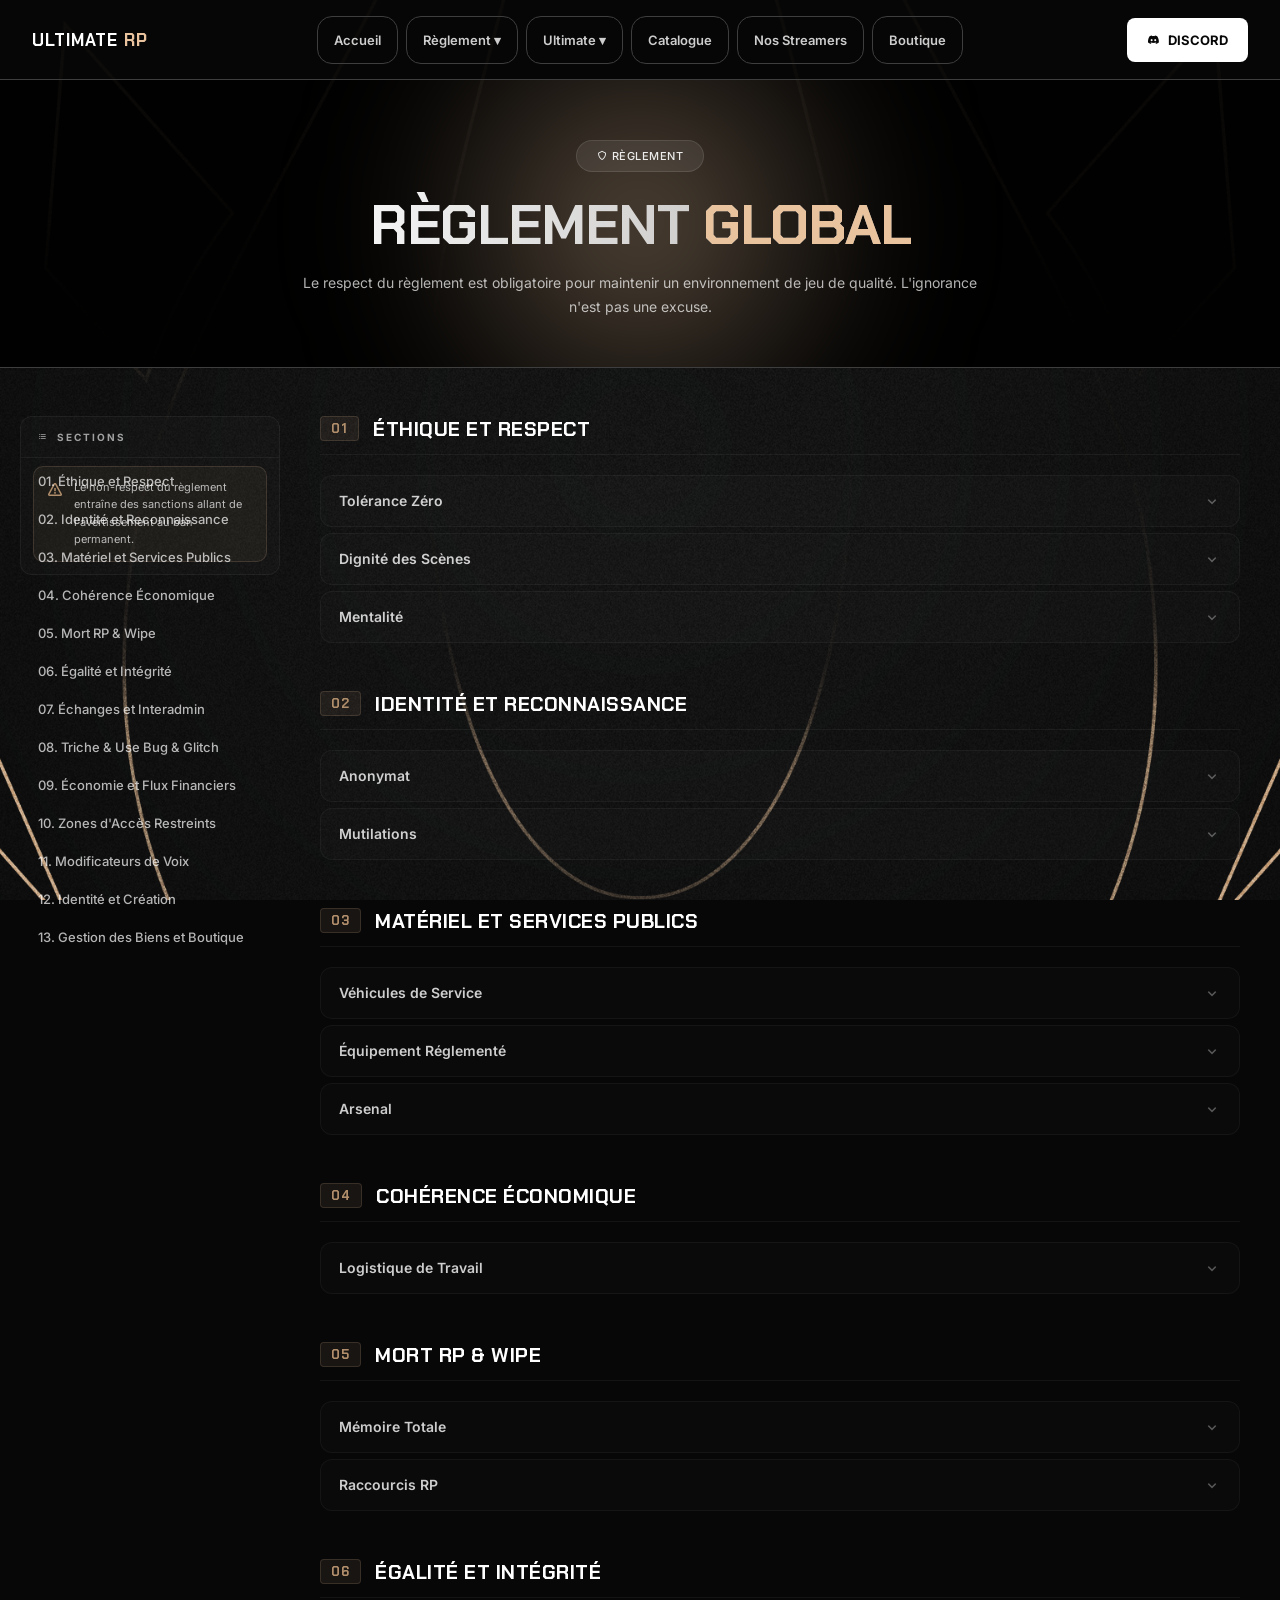
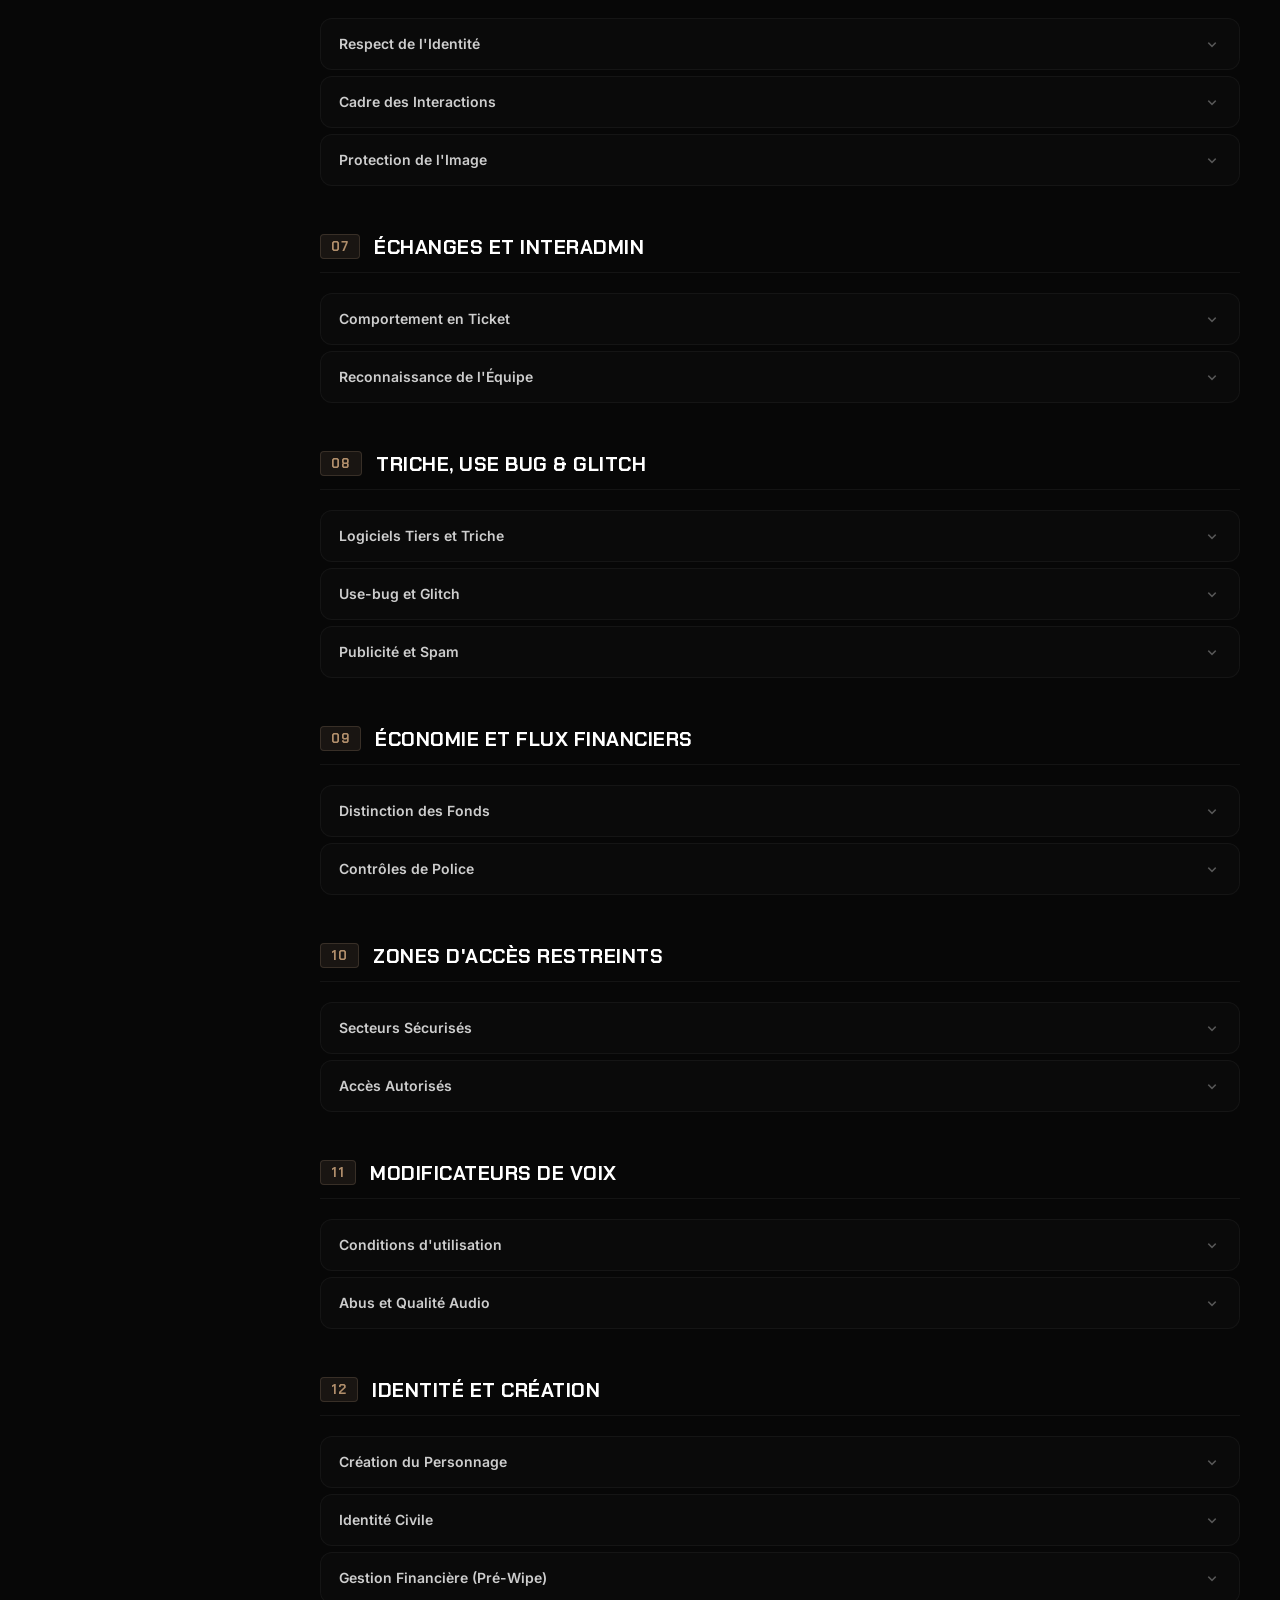
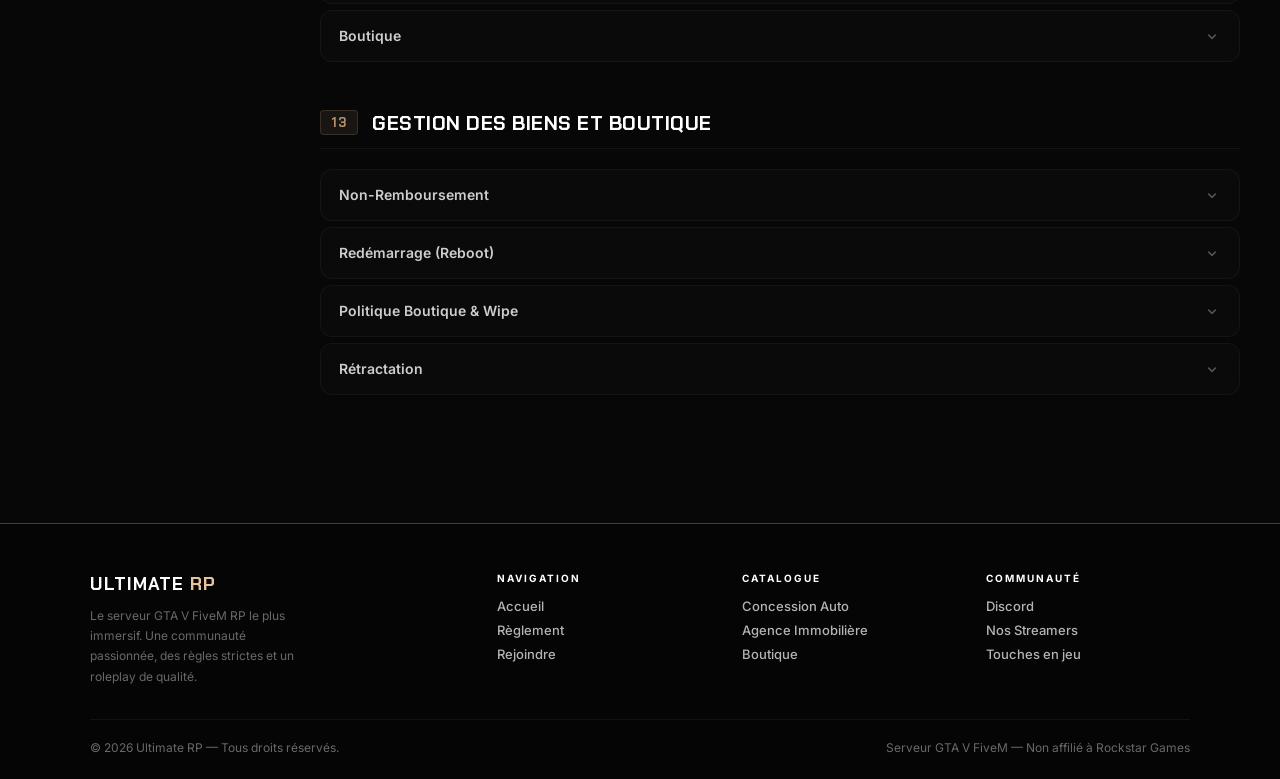
<file: reglement-global.html>
<!DOCTYPE html>
<html lang="fr">
<head>
<meta charset="UTF-8">
<meta name="viewport" content="width=device-width,initial-scale=1">
<title>Règlement Global — Ultimate RP</title>
<link href="https://fonts.googleapis.com/css2?family=Inter:wght@300;400;500;600;700;800;900&display=swap" rel="stylesheet">
<link href="https://unpkg.com/boxicons@2.1.4/css/boxicons.min.css" rel="stylesheet">
<link rel="stylesheet" href="style.css">
</head>
<body>

<!-- HEADER -->
<header>
  <a class="logo-h" href="index.html">ULTIMATE <span class="rp">RP</span></a>
  <nav>
    <a class="nav-link" href="index.html">Accueil</a>
    <div class="nav-item">
      <button class="nav-link">Règlement ▾</button>
      <div class="dropdown">
        <a href="reglement-global.html">Règlement Global</a>
        <a href="reglement-legal.html">Règlement Légal</a>
        <a href="reglement-illegal.html">Règlement Illégal</a>
      </div>
    </div>
    <div class="nav-item">
      <button class="nav-link">Ultimate ▾</button>
      <div class="dropdown">
        <a href="lore.html">Lore du Serveur</a>
        <a href="lexique.html">Lexique RP</a>
      </div>
    </div>


    <a class="nav-link" href="catalogue.html">Catalogue</a>
    <a class="nav-link" href="streamers.html">Nos Streamers</a>
    <a class="nav-link" href="boutique.html">Boutique</a>

  </nav>
      <a class="btn-discord" href="https://discord.gg/ultimaterp" target="_blank">
    <i class='bx bxl-discord-alt'></i> Discord
  </a>
</header>

<!-- PAGE HERO -->
<div class="page-hero">
  <div class="page-hero-inner">
    <div class="page-tag"><i class='bx bx-shield'></i> Règlement</div>
    <h1 class="page-title">Règlement <span class="acc">Global</span></h1>
    <p class="page-desc">Le respect du règlement est obligatoire pour maintenir un environnement de jeu de qualité. L'ignorance n'est pas une excuse.</p>
  </div>
</div>

<!-- LAYOUT : SOMMAIRE + CONTENU -->
<div class="rgl-layout">

  <!-- SOMMAIRE -->
  <aside class="rgl-sidebar">
    <div class="rgl-sidebar-inner">
      <div class="rgl-sidebar-title"><i class='bx bx-list-ul'></i> Sections</div>
      <nav class="rgl-toc">
        <a href="#s01" class="toc-link active">01. Éthique et Respect</a>
        <a href="#s02" class="toc-link">02. Identité et Reconnaissance</a>
        <a href="#s03" class="toc-link">03. Matériel et Services Publics</a>
        <a href="#s04" class="toc-link">04. Cohérence Économique</a>
        <a href="#s05" class="toc-link">05. Mort RP & Wipe</a>
        <a href="#s06" class="toc-link">06. Égalité et Intégrité</a>
        <a href="#s07" class="toc-link">07. Échanges et Interadmin</a>
        <a href="#s08" class="toc-link">08. Triche & Use Bug & Glitch</a>
        <a href="#s09" class="toc-link">09. Économie et Flux Financiers</a>
        <a href="#s10" class="toc-link">10. Zones d'Accès Restreints</a>
        <a href="#s11" class="toc-link">11. Modificateurs de Voix</a>
        <a href="#s12" class="toc-link">12. Identité et Création</a>
        <a href="#s13" class="toc-link">13. Gestion des Biens et Boutique</a>
      </nav>
      <div class="rgl-warning">
        <i class='bx bx-error'></i>
        <p>Le non-respect du règlement entraîne des sanctions allant de l'avertissement au ban permanent.</p>
      </div>
    </div>
  </aside>



  <!-- CONTENU -->
  <main class="rgl-content">

    <section class="rgl-section" id="s01">
      <div class="rgl-section-title"><span class="rgl-num">01</span> Éthique et Respect</div>
      <div class="accordion">
        <div class="acc-item">
          <button class="acc-head">Tolérance Zéro <i class='bx bx-chevron-down'></i></button>
          <div class="acc-body">
            <ul>
              <li>Toute forme de harcèlement, de propos haineux, de racisme ou de discrimination entraînera une exclusion immédiate et définitive.</li>
            </ul>
          </div>
        </div>
        <div class="acc-item">
          <button class="acc-head">Dignité des Scènes <i class='bx bx-chevron-down'></i></button>
          <div class="acc-body">
            <ul>
              <li>Les interactions dégradantes (actes biologiques sur autrui) ou à caractère sexuel (viols) sont strictement interdites.</li>
            </ul>
          </div>
        </div>
        <div class="acc-item">
          <button class="acc-head">Mentalité <i class='bx bx-chevron-down'></i></button>
          <div class="acc-body">
            <ul>
              <li>Ultimate RP privilégie la qualité narrative. Les comportements de type "Troll" ou "Full Gun-Fight" (GF) n'ont pas leur place ici.</li>
            </ul>
          </div>
        </div>
      </div>
    </section>

    <section class="rgl-section" id="s02">
      <div class="rgl-section-title"><span class="rgl-num">02</span> Identité et Reconnaissance</div>
      <div class="accordion">
        <div class="acc-item">
          <button class="acc-head">Anonymat <i class='bx bx-chevron-down'></i></button>
          <div class="acc-body">
            <ul>
              <li>Si un individu porte un masque couvrant au moins 50 % de son visage, il est impossible de l'identifier formellement par sa voix ou ses traits physiques.</li>
              <li>L'accent ne constitue pas une preuve d'identité.</li>
            </ul>
          </div>
        </div>
        <div class="acc-item">
          <button class="acc-head">Mutilations <i class='bx bx-chevron-down'></i></button>
          <div class="acc-body">
            <ul>
              <li>Les actes entraînant des séquelles physiques permanentes (amputations, etc.) sont soumis à une double validation : l'accord HRP de la victime et l'approbation du Staff.</li>
            </ul>
          </div>
        </div>
      </div>
    </section>

    <section class="rgl-section" id="s03">
      <div class="rgl-section-title"><span class="rgl-num">03</span> Matériel et Services Publics</div>
      <div class="accordion">
        <div class="acc-item">
          <button class="acc-head">Véhicules de Service <i class='bx bx-chevron-down'></i></button>
          <div class="acc-body">
            <ul>
              <li>Le vol de véhicules appartenant aux institutions (LSPD, EMS, Gouvernement, Mécano) est formellement prohibé.</li>
            </ul>
          </div>
        </div>
        <div class="acc-item">
          <button class="acc-head">Équipement Réglementé <i class='bx bx-chevron-down'></i></button>
          <div class="acc-body">
            <ul>
              <li>La possession de tenues ou d'armes de fonction par des civils est interdite.</li>
              <li>En cas de départ d'un service public, tout équipement non restitué entraînera un Wipe total du personnage.</li>
            </ul>
          </div>
        </div>
        <div class="acc-item">
          <button class="acc-head">Arsenal <i class='bx bx-chevron-down'></i></button>
          <div class="acc-body">
            <ul>
              <li>Un citoyen (ou agent) ne peut transporter qu'une seule arme lourde simultanément dans son inventaire.</li>
            </ul>
          </div>
        </div>
      </div>
    </section>

    <section class="rgl-section" id="s04">
      <div class="rgl-section-title"><span class="rgl-num">04</span> Cohérence Économique</div>
      <div class="accordion">
        <div class="acc-item">
          <button class="acc-head">Logistique de Travail <i class='bx bx-chevron-down'></i></button>
          <div class="acc-body">
            <ul>
              <li>Pour toute activité professionnelle (récolte, traitement, vente), l'usage de véhicules de service ou de location adaptés est obligatoire.</li>
              <li>Les véhicules personnels sont interdits pour le travail.</li>
            </ul>
          </div>
        </div>
      </div>
    </section>

    <section class="rgl-section" id="s05">
      <div class="rgl-section-title"><span class="rgl-num">05</span> Mort RP & Wipe</div>
      <div class="accordion">
        <div class="acc-item">
          <button class="acc-head">Mémoire Totale <i class='bx bx-chevron-down'></i></button>
          <div class="acc-body">
            <ul>
              <li>Après un Wipe ou une Mort RP, tout lien avec le passé est rompu.</li>
              <li>Il est interdit d'utiliser des prétextes de parenté ou des souvenirs flous pour reprendre une ancienne histoire.</li>
            </ul>
          </div>
        </div>
        <div class="acc-item">
          <button class="acc-head">Raccourcis RP <i class='bx bx-chevron-down'></i></button>
          <div class="acc-body">
            <ul>
              <li>Ne jugez pas sur les apparences. Une couleur de vêtement ne définit pas l'appartenance à un groupe criminel (Meta-Gaming visuel interdit).</li>
            </ul>
          </div>
        </div>
      </div>
    </section>

    <section class="rgl-section" id="s06">
      <div class="rgl-section-title"><span class="rgl-num">06</span> Égalité et Intégrité</div>
      <div class="accordion">
        <div class="acc-item">
          <button class="acc-head">Respect de l'Identité <i class='bx bx-chevron-down'></i></button>
          <div class="acc-body">
            <ul>
              <li>Tout agissement visant à dévaloriser un joueur en raison de son sexe est formellement proscrit.</li>
              <li>Politique de tolérance zéro envers le sexisme et toute forme de condescendance liée au genre.</li>
            </ul>
          </div>
        </div>
        <div class="acc-item">
          <button class="acc-head">Cadre des Interactions <i class='bx bx-chevron-down'></i></button>
          <div class="acc-body">
            <ul>
              <li>Les altercations verbales doivent être justifiées par une situation RP concrète.</li>
              <li>Il est interdit d'utiliser le genre d'un joueur comme levier d'insulte ou de provocation.</li>
            </ul>
          </div>
        </div>
        <div class="acc-item">
          <button class="acc-head">Protection de l'Image <i class='bx bx-chevron-down'></i></button>
          <div class="acc-body">
            <ul>
              <li>Toute atteinte grave à la réputation d'un membre de la communauté, par des comportements excessivement offensants ou discriminatoires (en RP ou HRP), est formellement prohibée.</li>
            </ul>
          </div>
        </div>
      </div>
    </section>

    <section class="rgl-section" id="s07">
      <div class="rgl-section-title"><span class="rgl-num">07</span> Échanges et Interadmin</div>
      <div class="accordion">
        <div class="acc-item">
          <button class="acc-head">Comportement en Ticket <i class='bx bx-chevron-down'></i></button>
          <div class="acc-body">
            <ul>
              <li>Un langage correct et une attitude exemplaire sont obligatoires lors de vos échanges avec l'équipe.</li>
              <li>Tout manque de respect sera immédiatement sanctionné.</li>
            </ul>
          </div>
        </div>
        <div class="acc-item">
          <button class="acc-head">Reconnaissance de l'Équipe <i class='bx bx-chevron-down'></i></button>
          <div class="acc-body">
            <ul>
              <li>Le Staff est composé de membres bénévoles. Toute provocation, insulte ou comportement toxique envers un Modérateur ou un Administrateur ne sera pas toléré.</li>
            </ul>
          </div>
        </div>
      </div>
    </section>

    <section class="rgl-section" id="s08">
      <div class="rgl-section-title"><span class="rgl-num">08</span> Triche, Use Bug & Glitch</div>
      <div class="accordion">
        <div class="acc-item">
          <button class="acc-head">Logiciels Tiers et Triche <i class='bx bx-chevron-down'></i></button>
          <div class="acc-body">
            <ul>
              <li>L'usage de tout logiciel externe (Mod menus, crosshairs externes) visant à modifier le gameplay est strictement interdit.</li>
              <li>Cela inclut les packs graphiques offrant un avantage injuste (vision nocturne, suppression des buissons, etc.).</li>
            </ul>
          </div>
        </div>
        <div class="acc-item">
          <button class="acc-head">Use-bug et Glitch <i class='bx bx-chevron-down'></i></button>
          <div class="acc-body">
            <ul>
              <li>Abuser d'un bug ou d'un glitch pour obtenir un avantage est passible d'un bannissement permanent.</li>
              <li>Si vous découvrez une erreur, vous avez l'obligation de la signaler via un ticket support.</li>
            </ul>
          </div>
        </div>
        <div class="acc-item">
          <button class="acc-head">Publicité et Spam <i class='bx bx-chevron-down'></i></button>
          <div class="acc-body">
            <ul>
              <li>Toute tentative de pub pour des services ou serveurs externes est interdite en jeu et sur nos plateformes.</li>
              <li>Le "DM Pub" envers nos membres est également sanctionné.</li>
            </ul>
          </div>
        </div>
      </div>
    </section>

    <section class="rgl-section" id="s09">
      <div class="rgl-section-title"><span class="rgl-num">09</span> Économie et Flux Financiers</div>
      <div class="accordion">
        <div class="acc-item">
          <button class="acc-head">Distinction des Fonds <i class='bx bx-chevron-down'></i></button>
          <div class="acc-body">
            <ul>
              <li>Il est impossible de différencier visuellement l'argent propre et l'argent sale lors d'une interaction entre citoyens.</li>
              <li>Vous devez jouer la scène comme s'il s'agissait de billets de banque ordinaires.</li>
            </ul>
          </div>
        </div>
        <div class="acc-item">
          <button class="acc-head">Contrôles de Police <i class='bx bx-chevron-down'></i></button>
          <div class="acc-body">
            <ul>
              <li>Les agents du LSPD sont les seuls habilités à identifier l'origine des fonds.</li>
              <li>Dès lors qu'un individu transporte plus de 10 000 $ en liquide, les autorités peuvent détecter s'il s'agit d'argent déclaré ou non.</li>
            </ul>
          </div>
        </div>
      </div>
    </section>

    <section class="rgl-section" id="s10">
      <div class="rgl-section-title"><span class="rgl-num">10</span> Zones d'Accès Restreints</div>
      <div class="accordion">
        <div class="acc-item">
          <button class="acc-head">Secteurs Sécurisés <i class='bx bx-chevron-down'></i></button>
          <div class="acc-body">
            <ul>
              <li>L'intrusion au sein des locaux des services publics est strictement interdite.</li>
              <li>Ces zones sont considérées comme des périmètres de haute sécurité.</li>
            </ul>
          </div>
        </div>
        <div class="acc-item">
          <button class="acc-head">Accès Autorisés <i class='bx bx-chevron-down'></i></button>
          <div class="acc-body">
            <ul>
              <li>Une présence dans ces zones n'est tolérée que sous escorte des forces de l'ordre ou dans le cadre d'un événement validé par le Staff.</li>
              <li>Toute infraction sera sanctionnée immédiatement (Warn/Ban).</li>
            </ul>
          </div>
        </div>
      </div>
    </section>

    <section class="rgl-section" id="s11">
      <div class="rgl-section-title"><span class="rgl-num">11</span> Modificateurs de Voix</div>
      <div class="accordion">
        <div class="acc-item">
          <button class="acc-head">Conditions d'utilisation <i class='bx bx-chevron-down'></i></button>
          <div class="acc-body">
            <ul>
              <li>L'usage d'un Voice Changer est toléré uniquement s'il apporte une réelle valeur ajoutée à la cohérence de votre personnage.</li>
              <li>Votre réglage doit rester audible et agréable pour les autres joueurs.</li>
            </ul>
          </div>
        </div>
        <div class="acc-item">
          <button class="acc-head">Abus et Qualité Audio <i class='bx bx-chevron-down'></i></button>
          <div class="acc-body">
            <ul>
              <li>Toute configuration audio jugée désagréable ou utilisée à des fins de troll est strictement interdite.</li>
              <li>En cas de non-conformité : Warn. Tout refus ou récidive entraînera un bannissement permanent.</li>
            </ul>
          </div>
        </div>
      </div>
    </section>

    <section class="rgl-section" id="s12">
      <div class="rgl-section-title"><span class="rgl-num">12</span> Identité et Création</div>
      <div class="accordion">
        <div class="acc-item">
          <button class="acc-head">Création du Personnage <i class='bx bx-chevron-down'></i></button>
          <div class="acc-body">
            <ul>
              <li>Prenez le temps de bâtir un background cohérent. Les "personnages trolls" s'exposent à une suppression immédiate.</li>
              <li>L'usage d'un accent est fortement encouragé pour renforcer l'authenticité de vos échanges.</li>
            </ul>
          </div>
        </div>
        <div class="acc-item">
          <button class="acc-head">Identité Civile <i class='bx bx-chevron-down'></i></button>
          <div class="acc-body">
            <ul>
              <li>Les jeux de mots en guise de nom/prénom et l'usurpation d'identité de célébrités sont strictement interdits.</li>
            </ul>
          </div>
        </div>
        <div class="acc-item">
          <button class="acc-head">Gestion Financière (Pré-Wipe) <i class='bx bx-chevron-down'></i></button>
          <div class="acc-body">
            <ul>
              <li>Toute demande de Wipe volontaire est conditionnée par la régularisation de vos comptes.</li>
              <li>Le transfert d'actifs vers un tiers avant un changement de personnage est formellement proscrit.</li>
            </ul>
          </div>
        </div>
        <div class="acc-item">
          <button class="acc-head">Boutique <i class='bx bx-chevron-down'></i></button>
          <div class="acc-body">
            <ul>
              <li>Lors d'un changement d'identité, vos acquisitions "Boutique" (véhicules permanents) restent liées à votre compte joueur.</li>
              <li>Les gains issus des caisses (objets/cash) sont définitivement supprimés.</li>
            </ul>
          </div>
        </div>
      </div>
    </section>

    <section class="rgl-section" id="s13">
      <div class="rgl-section-title"><span class="rgl-num">13</span> Gestion des Biens et Boutique</div>
      <div class="accordion">
        <div class="acc-item">
          <button class="acc-head">Non-Remboursement <i class='bx bx-chevron-down'></i></button>
          <div class="acc-body">
            <ul>
              <li>Les achats effectués via Tebex ou en jeu sont définitifs.</li>
              <li>Aucun remboursement ne sera accordé en cas d'erreur de saisie ou de changement de compte.</li>
            </ul>
          </div>
        </div>
        <div class="acc-item">
          <button class="acc-head">Redémarrage (Reboot) <i class='bx bx-chevron-down'></i></button>
          <div class="acc-body">
            <ul>
              <li>Le serveur redémarre quotidiennement à 08h00 (Heure FR).</li>
              <li>Il est de votre responsabilité de mettre vos biens à l'abri avant le reboot. Aucun remboursement pour perte liée au redémarrage.</li>
            </ul>
          </div>
        </div>
        <div class="acc-item">
          <button class="acc-head">Politique Boutique & Wipe <i class='bx bx-chevron-down'></i></button>
          <div class="acc-body">
            <ul>
              <li>Les achats sont définitifs et soumis aux CGV de Tebex.</li>
              <li>Posséder un avantage boutique ne donne aucun passe-droit face au règlement ou aux sanctions du Staff.</li>
            </ul>
          </div>
        </div>
        <div class="acc-item">
          <button class="acc-head">Rétractation <i class='bx bx-chevron-down'></i></button>
          <div class="acc-body">
            <ul>
              <li>Conformément à l'article L221-18 du Code de la Consommation, vous disposez d'un droit de rétractation de 14 jours.</li>
              <li>Toute demande de remboursement doit être traitée exclusivement auprès de Tebex ou de votre établissement bancaire.</li>
            </ul>
          </div>
        </div>
      </div>
    </section>

  </main>
</div>

<!-- FOOTER -->
<footer>
  <div class="footer-grid">
    <div class="footer-brand">
      <div class="footer-logo-txt">ULTIMATE <span class="acc">RP</span></div>
      <p>Le serveur GTA V FiveM RP le plus immersif. Une communauté passionnée, des règles strictes et un roleplay de qualité.</p>
    </div>
    <div class="footer-col">
      <h4>Navigation</h4>
      <a href="index.html">Accueil</a>
      <a href="reglement-global.html">Règlement</a>
      <a href="comment-rejoindre.html">Rejoindre</a>
    </div>
    <div class="footer-col">
      <h4>Catalogue</h4>
      <a href="catalogue.html">Concession Auto</a>
      <a href="catalogue.html">Agence Immobilière</a>
      <a href="boutique.html">Boutique</a>
    </div>
    <div class="footer-col">
      <h4>Communauté</h4>
      <a href="https://discord.gg/ultimaterp" target="_blank">Discord</a>
      <a href="streamers.html">Nos Streamers</a>
      <a href="touches-en-jeu.html">Touches en jeu</a>
    </div>
  </div>
  <div class="footer-bottom">
    <span>© 2026 Ultimate RP — Tous droits réservés.</span>
    <span>Serveur GTA V FiveM — Non affilié à Rockstar Games</span>
  </div>
</footer>

<script>
const cur = window.location.pathname.split('/').pop() || 'index.html';
document.querySelectorAll('a.nav-link').forEach(l => {
  if (l.getAttribute('href') === cur) l.classList.add('active');
});

// Sommaire actif au scroll
const sections = document.querySelectorAll('.rgl-section');
const tocLinks = document.querySelectorAll('.toc-link');
window.addEventListener('scroll', () => {
  let current = '';
  sections.forEach(s => {
    if (window.scrollY >= s.offsetTop - 120) current = s.id;
  });
  tocLinks.forEach(l => {
    l.classList.toggle('active', l.getAttribute('href') === '#' + current);
  });
});
// Accordéon
document.querySelectorAll('.acc-head').forEach(btn => {
  btn.addEventListener('click', () => {
    const item = btn.parentElement;
    const isOpen = item.classList.contains('open');
    document.querySelectorAll('.acc-item.open').forEach(i => i.classList.remove('open'));
    if (!isOpen) item.classList.add('open');
  });
});
</script>
</body>
</html>
</file>
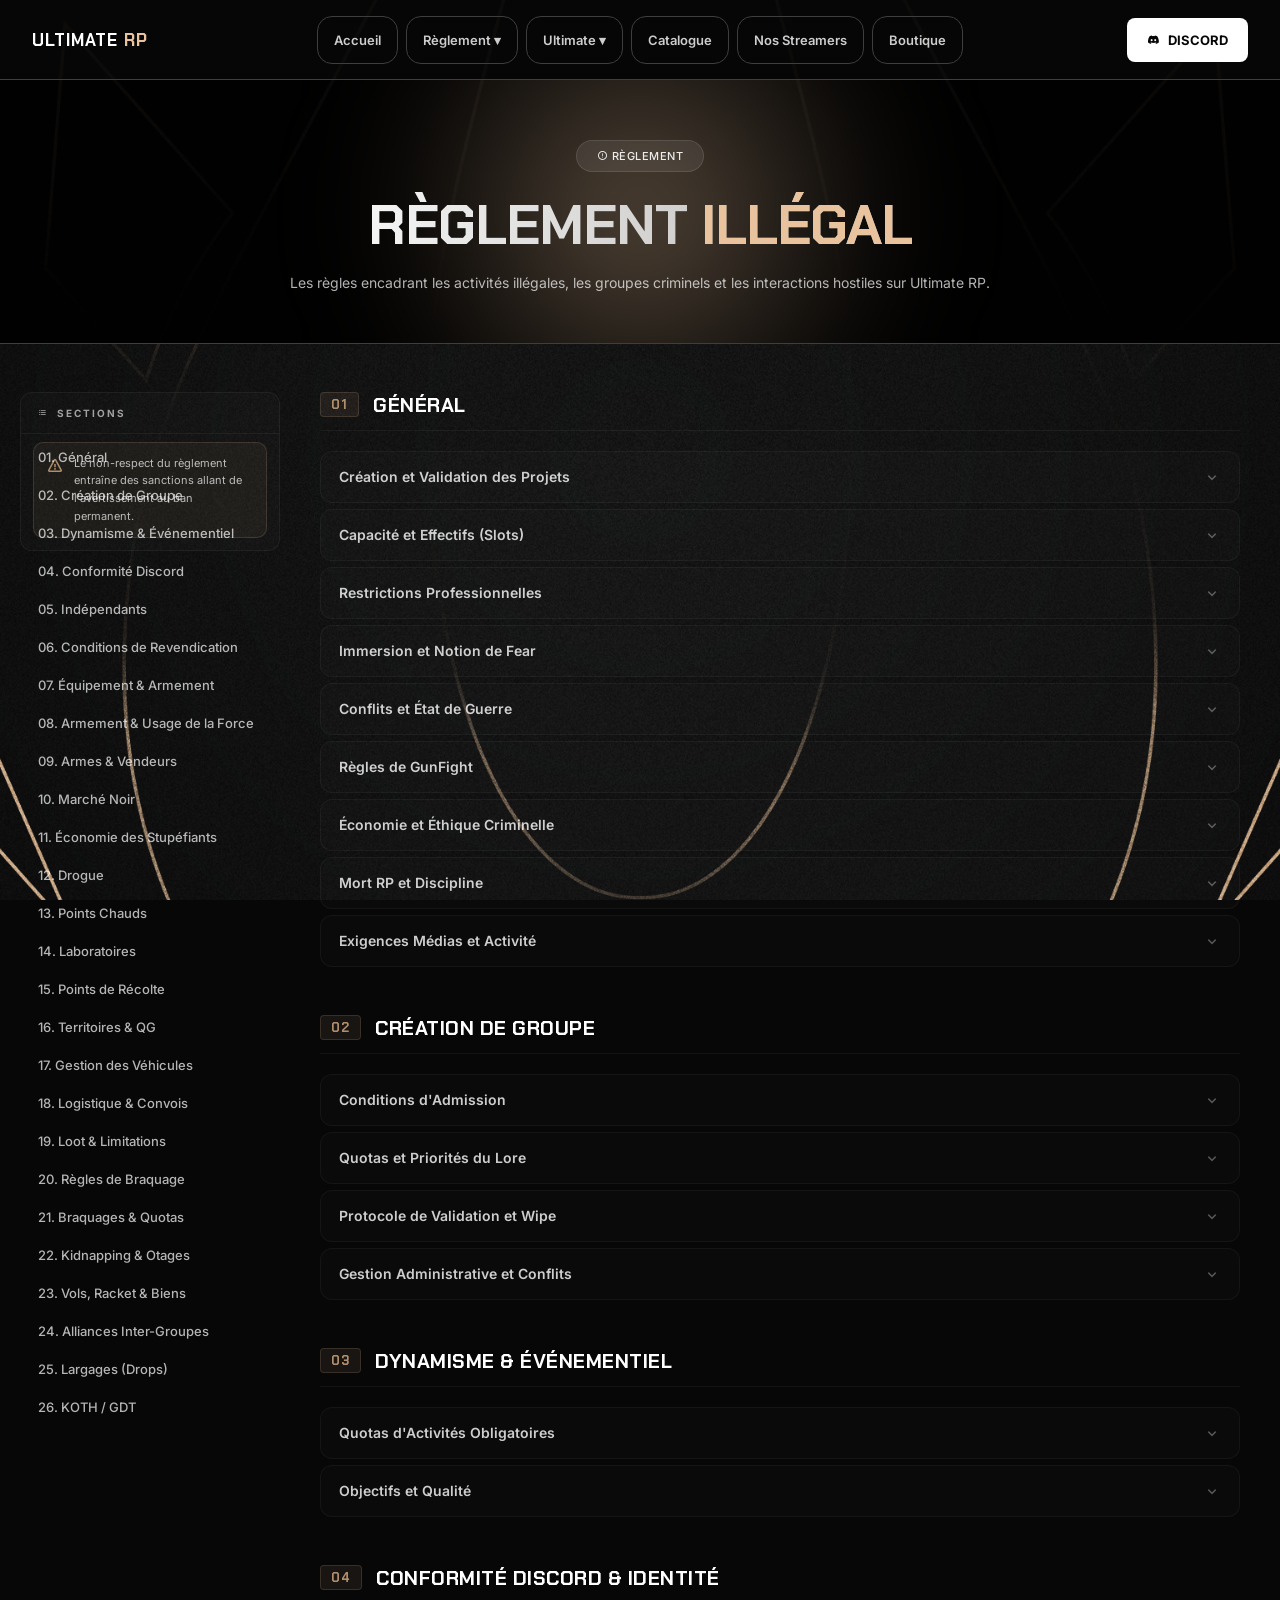
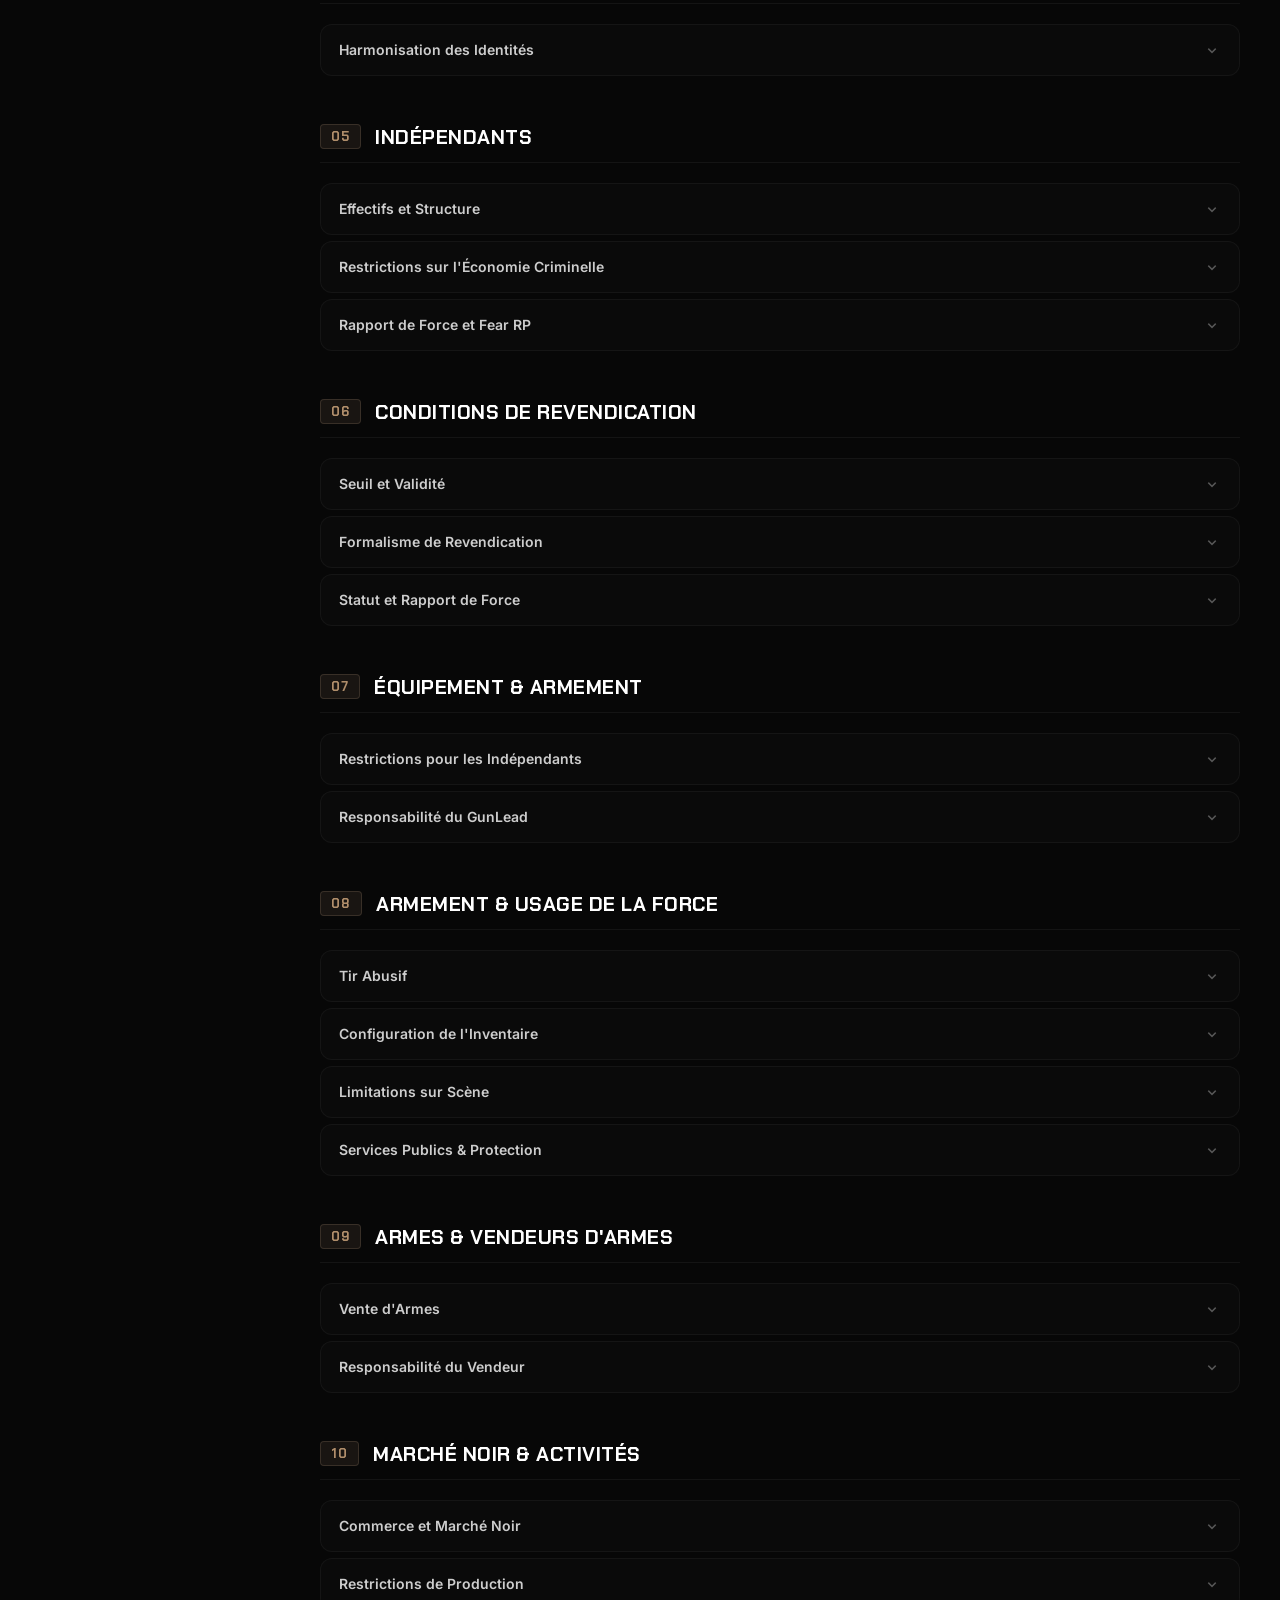
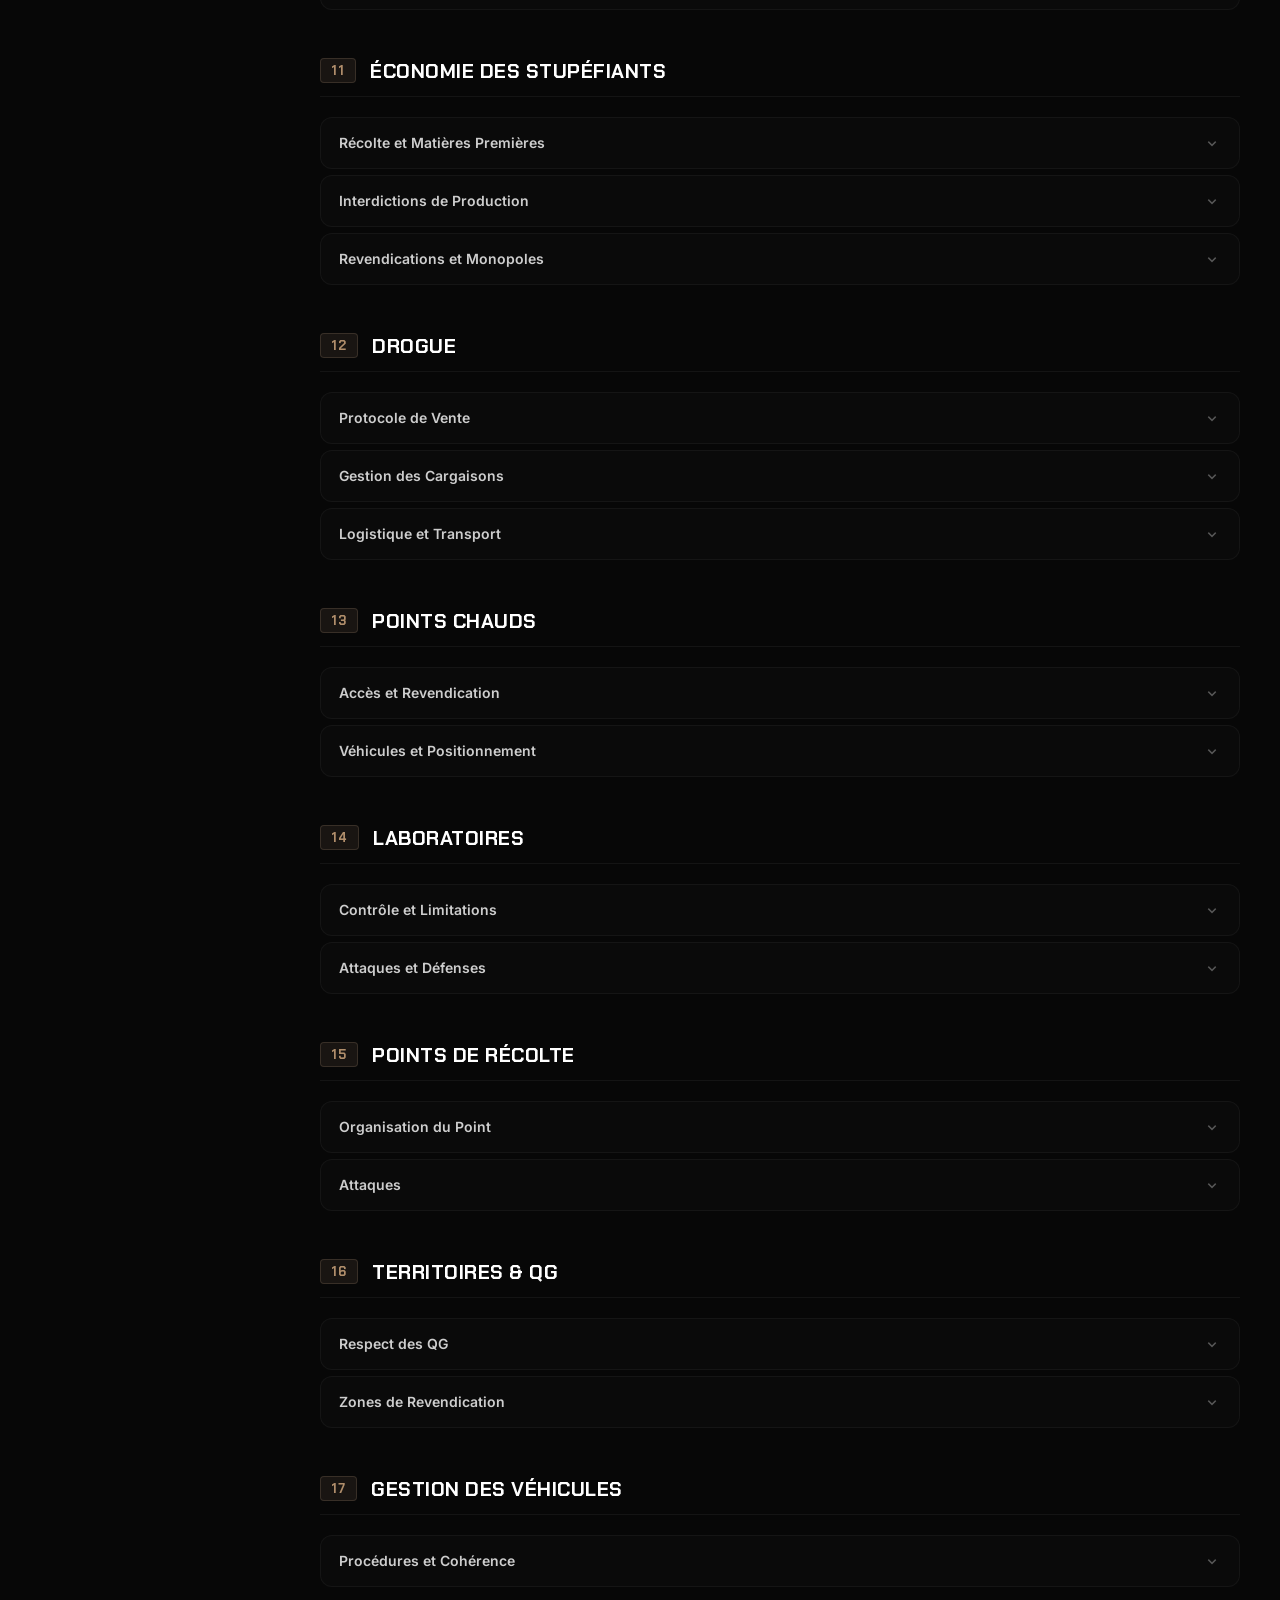
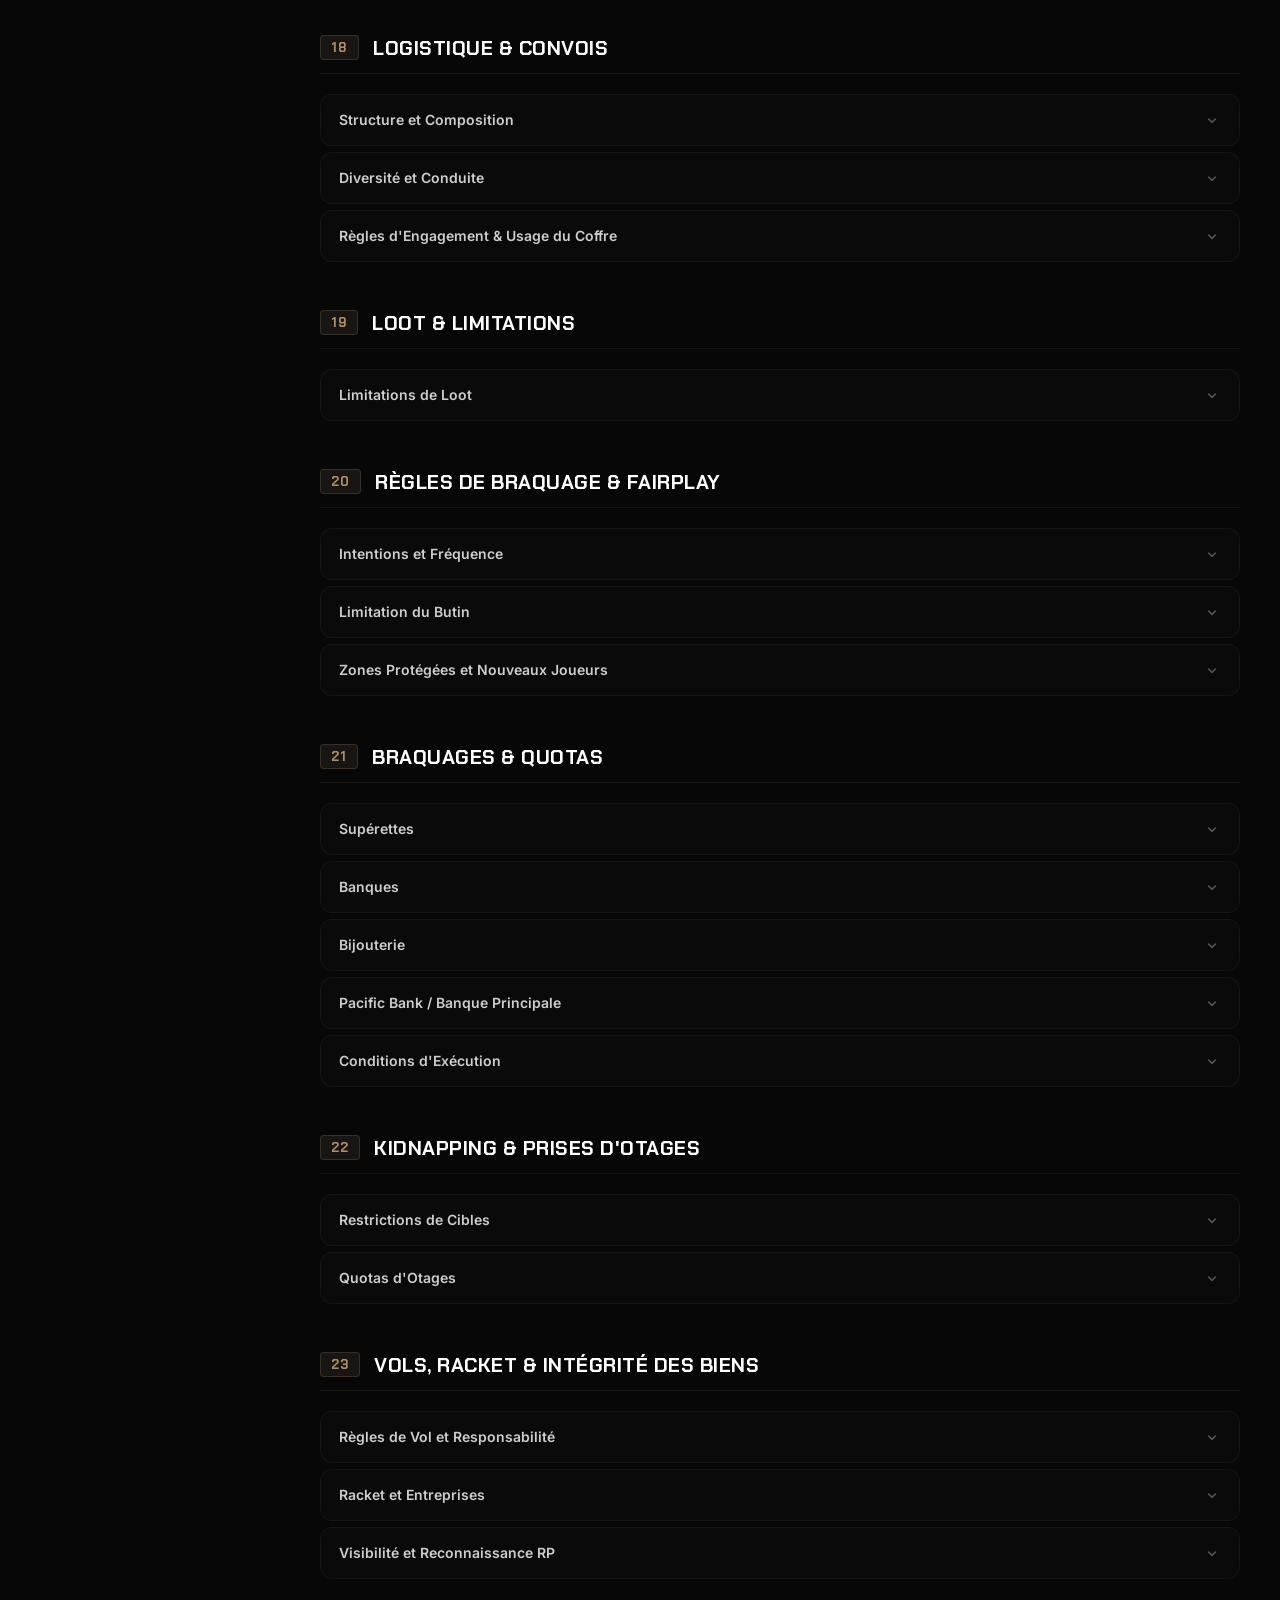
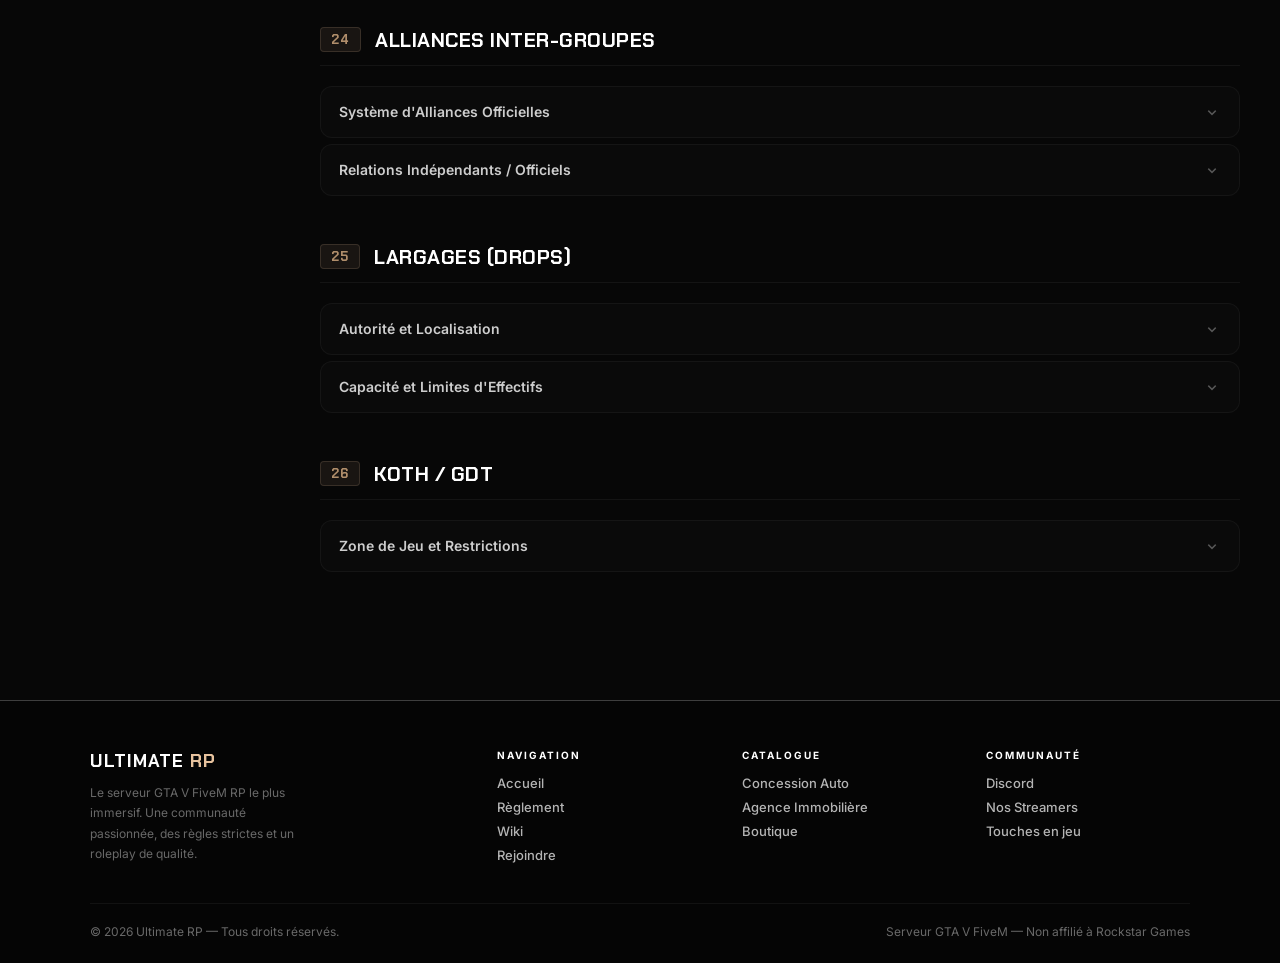
<file: reglement-illegal.html>
<!DOCTYPE html>
<html lang="fr">
<head>
<meta charset="UTF-8">
<meta name="viewport" content="width=device-width,initial-scale=1">
<title>Règlement Illégal — Ultimate RP</title>
<link href="https://fonts.googleapis.com/css2?family=Inter:wght@300;400;500;600;700;800;900&display=swap" rel="stylesheet">
<link href="https://unpkg.com/boxicons@2.1.4/css/boxicons.min.css" rel="stylesheet">
<link rel="stylesheet" href="style.css">
</head>
<body>

<!-- HEADER -->
<header>
  <a class="logo-h" href="index.html">ULTIMATE <span class="rp">RP</span></a>
  <nav>
    <a class="nav-link" href="index.html">Accueil</a>
    <div class="nav-item">
      <button class="nav-link">Règlement ▾</button>
      <div class="dropdown">
        <a href="reglement-global.html">Règlement Global</a>
        <a href="reglement-legal.html">Règlement Légal</a>
        <a href="reglement-illegal.html">Règlement Illégal</a>
      </div>
    </div>
    <div class="nav-item">
      <button class="nav-link">Ultimate ▾</button>
      <div class="dropdown">
        <a href="lore.html">Lore du Serveur</a>
        <a href="lexique.html">Lexique RP</a>
      </div>
    </div>


    <a class="nav-link" href="catalogue.html">Catalogue</a>
    <a class="nav-link" href="streamers.html">Nos Streamers</a>
    <a class="nav-link" href="boutique.html">Boutique</a>
  </nav>

      <a class="btn-discord" href="https://discord.gg/ultimaterp" target="_blank">
    <i class='bx bxl-discord-alt'></i> Discord
  </a>
</header>

<!-- PAGE HERO -->
<div class="page-hero">
  <div class="page-hero-inner">
    <div class="page-tag"><i class='bx bx-error-circle'></i> Règlement</div>
    <h1 class="page-title">Règlement <span class="acc">Illégal</span></h1>
    <p class="page-desc">Les règles encadrant les activités illégales, les groupes criminels et les interactions hostiles sur Ultimate RP.</p>
  </div>
</div>

<!-- LAYOUT -->
<div class="rgl-layout">

  <!-- SOMMAIRE -->
  <aside class="rgl-sidebar">
    <div class="rgl-sidebar-inner">
      <div class="rgl-sidebar-title"><i class='bx bx-list-ul'></i> Sections</div>
      <nav class="rgl-toc">
        <a href="#s01" class="toc-link">01. Général</a>
        <a href="#s02" class="toc-link">02. Création de Groupe</a>
        <a href="#s03" class="toc-link">03. Dynamisme & Événementiel</a>
        <a href="#s04" class="toc-link">04. Conformité Discord</a>
        <a href="#s05" class="toc-link">05. Indépendants</a>
        <a href="#s06" class="toc-link">06. Conditions de Revendication</a>
        <a href="#s07" class="toc-link">07. Équipement & Armement</a>
        <a href="#s08" class="toc-link">08. Armement & Usage de la Force</a>
        <a href="#s09" class="toc-link">09. Armes & Vendeurs</a>
        <a href="#s10" class="toc-link">10. Marché Noir</a>
        <a href="#s11" class="toc-link">11. Économie des Stupéfiants</a>
        <a href="#s12" class="toc-link">12. Drogue</a>
        <a href="#s13" class="toc-link">13. Points Chauds</a>
        <a href="#s14" class="toc-link">14. Laboratoires</a>
        <a href="#s15" class="toc-link">15. Points de Récolte</a>
        <a href="#s16" class="toc-link">16. Territoires & QG</a>
        <a href="#s17" class="toc-link">17. Gestion des Véhicules</a>
        <a href="#s18" class="toc-link">18. Logistique & Convois</a>
        <a href="#s19" class="toc-link">19. Loot & Limitations</a>
        <a href="#s20" class="toc-link">20. Règles de Braquage</a>
        <a href="#s21" class="toc-link">21. Braquages & Quotas</a>
        <a href="#s22" class="toc-link">22. Kidnapping & Otages</a>
        <a href="#s23" class="toc-link">23. Vols, Racket & Biens</a>
        <a href="#s24" class="toc-link">24. Alliances Inter-Groupes</a>
        <a href="#s25" class="toc-link">25. Largages (Drops)</a>
        <a href="#s26" class="toc-link">26. KOTH / GDT</a>
      </nav>
      <div class="rgl-warning">
        <i class='bx bx-error'></i>
        <p>Le non-respect du règlement entraîne des sanctions allant de l'avertissement au ban permanent.</p>
      </div>
    </div>
  </aside>

  <!-- CONTENU -->
  <main class="rgl-content">

    <section class="rgl-section" id="s01">
      <div class="rgl-section-title"><span class="rgl-num">01</span> Général</div>
      <div class="accordion">
        <div class="acc-item">
          <button class="acc-head">Création et Validation des Projets <i class='bx bx-chevron-down'></i></button>
          <div class="acc-body"><ul>
            <li>Toute création d'organisation ou de gang doit respecter les conditions détaillées dans la catégorie "Création de Groupe".</li>
            <li>Il est strictement interdit de se proclamer organisation ou gang sans validation préalable du Staff.</li>
            <li>La création de personnages affiliés à un groupe non validé est interdite.</li>
            <li>Le dossier doit être réalisé sous format Google Slides ou Canva. Tout dossier incomplet sera automatiquement refusé.</li>
          </ul></div>
        </div>
        <div class="acc-item">
          <button class="acc-head">Capacité et Effectifs (Slots) <i class='bx bx-chevron-down'></i></button>
          <div class="acc-body"><ul>
            <li>Organisations : 30 membres max / 20 joueurs max en scène RP.</li>
            <li>Gangs : 25 membres max / 15 joueurs max en scène RP.</li>
            <li>Le serveur Discord du groupe doit refléter l'effectif réel. Tout recrutement ou départ doit être communiqué au référent.</li>
            <li>Le Lead doit avoir minimum 18 ans et une expérience solide en gestion de groupe.</li>
          </ul></div>
        </div>
        <div class="acc-item">
          <button class="acc-head">Restrictions Professionnelles <i class='bx bx-chevron-down'></i></button>
          <div class="acc-body"><ul>
            <li>EMS, LSPD, BCSO, Gouvernement, Agence Immobilière et DOJ ne peuvent pratiquer aucune activité illégale.</li>
            <li>Les employés du secteur privé peuvent s'adonner à l'illégal, mais s'exposent à des sanctions RP lourdes.</li>
            <li>Toute action visant à bloquer ou nuire volontairement à une entreprise concurrente est interdite sans raison RP valable.</li>
          </ul></div>
        </div>
        <div class="acc-item">
          <button class="acc-head">Immersion et Notion de Fear <i class='bx bx-chevron-down'></i></button>
          <div class="acc-body"><ul>
            <li>La qualité des scènes prime sur l'action pure. L'illégal doit exister à travers des interactions avec le légal.</li>
            <li>Le Fear est obligatoire face aux forces de l'ordre, en territoire ennemi ou lors d'une situation à risque critique.</li>
            <li>Le GunFight doit rester le dernier recours. Les comportements "Full GF" sont sanctionnés.</li>
          </ul></div>
        </div>
        <div class="acc-item">
          <button class="acc-head">Conflits et État de Guerre <i class='bx bx-chevron-down'></i></button>
          <div class="acc-body"><ul>
            <li>Toute déclaration de guerre doit reposer sur des raisons RP concrètes et compréhensibles.</li>
            <li>Le groupe dominant doit obligatoirement proposer une porte de sortie RP à l'adversaire.</li>
            <li>En cas de blocage, les Leads doivent tenter une résolution via le Discord Illégal.</li>
          </ul></div>
        </div>
        <div class="acc-item">
          <button class="acc-head">Règles de GunFight <i class='bx bx-chevron-down'></i></button>
          <div class="acc-body"><ul>
            <li>Il est interdit de prendre des hauteurs abusives avant un engagement ou lors d'un rendez-vous.</li>
            <li>Le trash-talk, les provocations ou animations sur un joueur à terre sont strictement interdits.</li>
            <li>Une fois le GF engagé à pied, il est interdit de remonter en voiture. Le tir depuis le coffre est interdit.</li>
            <li>Un joueur réanimé ne peut pas revenir sur zone avant un délai minimum de 15 minutes.</li>
            <li>Les survivants doivent quitter la zone rapidement après un GF.</li>
          </ul></div>
        </div>
        <div class="acc-item">
          <button class="acc-head">Économie et Éthique Criminelle <i class='bx bx-chevron-down'></i></button>
          <div class="acc-body"><ul>
            <li>Une organisation ne peut contrôler qu'un seul type de business majeur, sauf autorisation spécifique.</li>
            <li>Les alliances sont interdites lors des attaques de laboratoires, livraisons, points chauds et GunFight.</li>
            <li>Le port du masque doit être cohérent avec une action illégale ou une scène RP justifiée.</li>
            <li>Tout transfert de ressources entre un P1 et un P2 est strictement interdit.</li>
          </ul></div>
        </div>
        <div class="acc-item">
          <button class="acc-head">Mort RP et Discipline <i class='bx bx-chevron-down'></i></button>
          <div class="acc-body"><ul>
            <li>La Mort RP peut être imposée en cas de No-Fear, récidive de fautes ou comportement nuisant au serveur.</li>
            <li>Tout départ d'un groupe officiel entraîne un Wipe du personnage.</li>
            <li>Le Leader est responsable de l'image et des débordements RP ou HRP de ses membres.</li>
          </ul></div>
        </div>
        <div class="acc-item">
          <button class="acc-head">Exigences Médias et Activité <i class='bx bx-chevron-down'></i></button>
          <div class="acc-body"><ul>
            <li>Les scènes de GunFight ne doivent pas dépasser 45% du contenu global.</li>
            <li>Organisations : 1 événement minimum par semaine. Gangs : 2 événements minimum par semaine.</li>
            <li>Le pseudo Steam doit être identique au Nom & Prénom RP.</li>
          </ul></div>
        </div>
      </div>
    </section>

    <section class="rgl-section" id="s02">
      <div class="rgl-section-title"><span class="rgl-num">02</span> Création de Groupe</div>
      <div class="accordion">
        <div class="acc-item">
          <button class="acc-head">Conditions d'Admission <i class='bx bx-chevron-down'></i></button>
          <div class="acc-body"><ul>
            <li>Respect des conditions d'accès : âge, expérience et structure du groupe.</li>
            <li>Respect du nombre minimum de membres selon le type de groupe.</li>
            <li>Présentation d'un dossier complet sous format Google Slides ou Canva.</li>
            <li>Cohérence globale du projet avec le lore et l'univers du serveur.</li>
          </ul></div>
        </div>
        <div class="acc-item">
          <button class="acc-head">Quotas et Priorités du Lore <i class='bx bx-chevron-down'></i></button>
          <div class="acc-body"><ul>
            <li>Gangs : 6 slots maximum. Groupes prioritaires : Families, Ballas, Vagos, Marabunta, Aztecas.</li>
            <li>Organisations : 6 slots maximum. Groupes prioritaires : Mafia Arménienne, Lost MC, Famille Bonelli, Cartel Madrazo.</li>
            <li>Répartition Gangs : 3 groupes Latinos / 3 groupes Afro-Américains.</li>
            <li>Des propositions originales hors-lore peuvent être étudiées pour les slots restants.</li>
          </ul></div>
        </div>
        <div class="acc-item">
          <button class="acc-head">Protocole de Validation et Wipe <i class='bx bx-chevron-down'></i></button>
          <div class="acc-body"><ul>
            <li>Tous les membres du groupe doivent obligatoirement Wipe leur personnage pour débuter officiellement.</li>
            <li>Tout départ doit être signalé au référent et entraîne un Wipe automatique de la personne sortante.</li>
            <li>Toute nouvelle arrivée doit être validée par le référent Staff avant toute action en jeu.</li>
          </ul></div>
        </div>
        <div class="acc-item">
          <button class="acc-head">Gestion Administrative et Conflits <i class='bx bx-chevron-down'></i></button>
          <div class="acc-body"><ul>
            <li>Un membre du Staff est attribué à chaque groupe pour assurer le suivi.</li>
            <li>En cas de tension, vous avez l'obligation de tenter une résolution via le Discord Illégal.</li>
            <li>Seul le Lead est autorisé à ouvrir un ticket pour se plaindre d'un autre groupe.</li>
          </ul></div>
        </div>
      </div>
    </section>

    <section class="rgl-section" id="s03">
      <div class="rgl-section-title"><span class="rgl-num">03</span> Dynamisme & Événementiel</div>
      <div class="accordion">
        <div class="acc-item">
          <button class="acc-head">Quotas d'Activités Obligatoires <i class='bx bx-chevron-down'></i></button>
          <div class="acc-body"><ul>
            <li>Organisations : 1 événement minimum par semaine.</li>
            <li>Gangs : 2 événements minimum par semaine.</li>
          </ul></div>
        </div>
        <div class="acc-item">
          <button class="acc-head">Objectifs et Qualité <i class='bx bx-chevron-down'></i></button>
          <div class="acc-body"><ul>
            <li>Un événement n'est pas forcément lié à la violence : soirées, tournois, réunions publiques ou activités commerciales.</li>
            <li>Les événements doivent impliquer d'autres joueurs légaux ou illégaux afin de faire vivre l'économie.</li>
            <li>Un manque d'activité prolongé pourra remettre en question la validation de votre projet.</li>
          </ul></div>
        </div>
      </div>
    </section>

    <section class="rgl-section" id="s04">
      <div class="rgl-section-title"><span class="rgl-num">04</span> Conformité Discord & Identité</div>
      <div class="accordion">
        <div class="acc-item">
          <button class="acc-head">Harmonisation des Identités <i class='bx bx-chevron-down'></i></button>
          <div class="acc-body"><ul>
            <li>Il est obligatoire d'avoir un pseudo Steam identique à votre Prénom et Nom de personnage RP.</li>
            <li>Votre nom d'affichage sur le Discord Illégal doit également refléter votre identité en jeu.</li>
            <li>Cette règle s'applique sans exception à tous les membres d'un groupe illégal officiel.</li>
          </ul></div>
        </div>
      </div>
    </section>

    <section class="rgl-section" id="s05">
      <div class="rgl-section-title"><span class="rgl-num">05</span> Indépendants</div>
      <div class="accordion">
        <div class="acc-item">
          <button class="acc-head">Effectifs et Structure <i class='bx bx-chevron-down'></i></button>
          <div class="acc-body"><ul>
            <li>Un groupe d'indépendants ne peut pas dépasser 10 membres.</li>
            <li>Une structure interne doit être établie avec au minimum un Leader identifié.</li>
          </ul></div>
        </div>
        <div class="acc-item">
          <button class="acc-head">Restrictions sur l'Économie Criminelle <i class='bx bx-chevron-down'></i></button>
          <div class="acc-body"><ul>
            <li>Les indépendants ne peuvent ni revendiquer, ni attaquer, ni contrôler un point chaud.</li>
            <li>Il est strictement interdit aux indépendants de camper, d'entrer ou de fabriquer dans un laboratoire.</li>
            <li>Les indépendants sont limités à la récolte et à la revente de matières premières aux groupes officiels.</li>
          </ul></div>
        </div>
        <div class="acc-item">
          <button class="acc-head">Rapport de Force et Fear RP <i class='bx bx-chevron-down'></i></button>
          <div class="acc-body"><ul>
            <li>Les indépendants doivent impérativement manifester un Fear RP constant face aux groupes officiels.</li>
            <li>Une déclaration de guerre d'indépendants envers un groupe officiel est strictement interdite.</li>
            <li>Le statut d'indépendant est une étape de transition vers un dossier officiel.</li>
          </ul></div>
        </div>
      </div>
    </section>

    <section class="rgl-section" id="s06">
      <div class="rgl-section-title"><span class="rgl-num">06</span> Conditions de Revendication</div>
      <div class="accordion">
        <div class="acc-item">
          <button class="acc-head">Seuil et Validité <i class='bx bx-chevron-down'></i></button>
          <div class="acc-body"><ul>
            <li>Un groupe doit compter au moins 5 membres actifs pour pouvoir se revendiquer.</li>
            <li>Les revendications doivent impérativement être publiées dans le salon spécifique du Discord Illégal.</li>
          </ul></div>
        </div>
        <div class="acc-item">
          <button class="acc-head">Formalisme de Revendication <i class='bx bx-chevron-down'></i></button>
          <div class="acc-body"><ul>
            <li>Nom du groupe.</li>
            <li>Identité du Leader : Nom RP, ID Unique et ID Discord.</li>
            <li>Liste des membres : Noms RP et IDs uniques de chaque participant.</li>
          </ul></div>
        </div>
        <div class="acc-item">
          <button class="acc-head">Statut et Rapport de Force <i class='bx bx-chevron-down'></i></button>
          <div class="acc-body"><ul>
            <li>Un groupe non revendiqué ne peut mener aucune guerre ni se confronter aux organisations officielles.</li>
            <li>Un Fear évident est exigé face aux gangs, MC et organisations.</li>
            <li>Tout groupe ne respectant pas la hiérarchie s'expose à un Wipe total sans préavis.</li>
          </ul></div>
        </div>
      </div>
    </section>

    <section class="rgl-section" id="s07">
      <div class="rgl-section-title"><span class="rgl-num">07</span> Équipement & Armement</div>
      <div class="accordion">
        <div class="acc-item">
          <button class="acc-head">Restrictions pour les Indépendants <i class='bx bx-chevron-down'></i></button>
          <div class="acc-body"><ul>
            <li>L'usage et la possession d'armes lourdes sont strictement interdits pour tous les groupes indépendants.</li>
            <li>Un indépendant aperçu avec une arme lourde s'expose à des sanctions administratives lourdes.</li>
          </ul></div>
        </div>
        <div class="acc-item">
          <button class="acc-head">Responsabilité du GunLead <i class='bx bx-chevron-down'></i></button>
          <div class="acc-body"><ul>
            <li>Le GunLead est responsable de la circulation des armes sur le serveur.</li>
            <li>Si des armes lourdes ont été vendues à des indépendants, le GunLead a la responsabilité de les récupérer.</li>
            <li>La récupération doit se faire contre le remboursement exact de la somme initialement conclue.</li>
          </ul></div>
        </div>
      </div>
    </section>

    <section class="rgl-section" id="s08">
      <div class="rgl-section-title"><span class="rgl-num">08</span> Armement & Usage de la Force</div>
      <div class="accordion">
        <div class="acc-item">
          <button class="acc-head">Tir Abusif <i class='bx bx-chevron-down'></i></button>
          <div class="acc-body"><ul>
            <li>Le feu doit être le dernier recours. Il est strictement interdit de tirer sans raison valable.</li>
            <li>Avant d'engager une fusillade, vous devez prendre en compte les conséquences RP.</li>
          </ul></div>
        </div>
        <div class="acc-item">
          <button class="acc-head">Configuration de l'Inventaire <i class='bx bx-chevron-down'></i></button>
          <div class="acc-body"><ul>
            <li>Un joueur peut porter au maximum 1 arme de poing et 1 arme lourde.</li>
            <li>Autorisé : 1 pistolet + 1 pompe. Interdit : 1 fusil d'assaut + 1 pompe simultanément.</li>
            <li>Cette règle ne concerne pas les chargeurs ou composants d'armes.</li>
          </ul></div>
        </div>
        <div class="acc-item">
          <button class="acc-head">Limitations sur Scène <i class='bx bx-chevron-down'></i></button>
          <div class="acc-body"><ul>
            <li>Maximum 5 armes lourdes au total sur une même scène.</li>
            <li>Maximum 2 armes identiques par type.</li>
            <li>Toute exhibition d'arme lourde en zone publique ou zone de masse sera sanctionnée.</li>
          </ul></div>
        </div>
        <div class="acc-item">
          <button class="acc-head">Services Publics & Protection <i class='bx bx-chevron-down'></i></button>
          <div class="acc-body"><ul>
            <li>Il est strictement interdit de voler l'arme d'un agent LSPD ou BCSO, même après sa mort RP.</li>
            <li>Un groupe est limité à 10 gilets pare-balles maximum par opération globale.</li>
          </ul></div>
        </div>
      </div>
    </section>

    <section class="rgl-section" id="s09">
      <div class="rgl-section-title"><span class="rgl-num">09</span> Armes & Vendeurs d'Armes</div>
      <div class="accordion">
        <div class="acc-item">
          <button class="acc-head">Vente d'Armes <i class='bx bx-chevron-down'></i></button>
          <div class="acc-body"><ul>
            <li>Une arme ne se vend pas comme un objet banal. Toute vente doit être jouée avec sérieux.</li>
            <li>La vente d'armes doit se faire uniquement en liquide.</li>
            <li>Il est interdit de vendre des armes dans un QG officiel.</li>
          </ul></div>
        </div>
        <div class="acc-item">
          <button class="acc-head">Responsabilité du Vendeur <i class='bx bx-chevron-down'></i></button>
          <div class="acc-body"><ul>
            <li>Le vendeur d'armes est responsable de la circulation de son matériel.</li>
            <li>Si un indépendant est surpris en train de vendre une arme, il doit être averti. En cas de récidive, des conséquences RP s'appliquent.</li>
          </ul></div>
        </div>
      </div>
    </section>

    <section class="rgl-section" id="s10">
      <div class="rgl-section-title"><span class="rgl-num">10</span> Marché Noir & Activités</div>
      <div class="accordion">
        <div class="acc-item">
          <button class="acc-head">Commerce et Marché Noir <i class='bx bx-chevron-down'></i></button>
          <div class="acc-body"><ul>
            <li>Les indépendants peuvent tenir un marché et revendiquer la vente de matériel dit Marché Noir : perceuses, cartes Fleeca, matériel de crochetage, etc.</li>
          </ul></div>
        </div>
        <div class="acc-item">
          <button class="acc-head">Restrictions de Production <i class='bx bx-chevron-down'></i></button>
          <div class="acc-body"><ul>
            <li>Il est strictement interdit aux indépendants de revendiquer la fabrication ou la transformation de drogues.</li>
            <li>La possession, la gestion ou la revendication d'un laboratoire est réservée exclusivement aux groupes officiels.</li>
          </ul></div>
        </div>
      </div>
    </section>

    <section class="rgl-section" id="s11">
      <div class="rgl-section-title"><span class="rgl-num">11</span> Économie des Stupéfiants</div>
      <div class="accordion">
        <div class="acc-item">
          <button class="acc-head">Récolte et Matières Premières <i class='bx bx-chevron-down'></i></button>
          <div class="acc-body"><ul>
            <li>Les indépendants peuvent récolter des plantes ou ressources brutes.</li>
            <li>Cette récolte doit servir exclusivement à la revente aux groupes officiels.</li>
          </ul></div>
        </div>
        <div class="acc-item">
          <button class="acc-head">Interdictions de Production <i class='bx bx-chevron-down'></i></button>
          <div class="acc-body"><ul>
            <li>Les indépendants ne peuvent ni camper, ni entrer, ni fabriquer dans un laboratoire.</li>
            <li>Les indépendants ne peuvent en aucun cas transformer une ressource brute en produit fini.</li>
          </ul></div>
        </div>
        <div class="acc-item">
          <button class="acc-head">Revendications et Monopoles <i class='bx bx-chevron-down'></i></button>
          <div class="acc-body"><ul>
            <li>Toute revendication d'un laboratoire ou d'une zone de farm par des indépendants est interdite.</li>
            <li>Un groupe d'indépendants ne peut pas revendiquer une marque ou une production de drogue spécifique.</li>
          </ul></div>
        </div>
      </div>
    </section>

    <section class="rgl-section" id="s12">
      <div class="rgl-section-title"><span class="rgl-num">12</span> Drogue</div>
      <div class="accordion">
        <div class="acc-item">
          <button class="acc-head">Protocole de Vente <i class='bx bx-chevron-down'></i></button>
          <div class="acc-body"><ul>
            <li>Il est strictement interdit de vendre de la drogue dans votre propre quartier, en zone safe ou aux alentours de vos propriétés.</li>
            <li>La vente itinérante en moto, buggy, quad, vélo ou voiture hyper-sportive est formellement interdite.</li>
            <li>Vendre dans une zone revendiquée par un autre groupe constitue un acte hostile.</li>
          </ul></div>
        </div>
        <div class="acc-item">
          <button class="acc-head">Gestion des Cargaisons <i class='bx bx-chevron-down'></i></button>
          <div class="acc-body"><ul>
            <li>Il est interdit d'acheter une cargaison rapidement dans le seul but de la revendre dans la foulée.</li>
            <li>Les cargaisons doivent se faire via des rendez-vous organisés entre groupes.</li>
            <li>Chaque échange doit donner lieu à une vraie scène RP construite.</li>
          </ul></div>
        </div>
        <div class="acc-item">
          <button class="acc-head">Logistique et Transport <i class='bx bx-chevron-down'></i></button>
          <div class="acc-body"><ul>
            <li>Lors des phases de récolte ou de traitement, l'usage de véhicules utilitaires est obligatoire.</li>
            <li>Véhicules autorisés : Speedo, Moonbeam, Burrito.</li>
          </ul></div>
        </div>
      </div>
    </section>

    <section class="rgl-section" id="s13">
      <div class="rgl-section-title"><span class="rgl-num">13</span> Points Chauds</div>
      <div class="accordion">
        <div class="acc-item">
          <button class="acc-head">Accès et Revendication <i class='bx bx-chevron-down'></i></button>
          <div class="acc-body"><ul>
            <li>Un indépendant ne peut ni revendiquer, ni attaquer, ni contrôler un point chaud.</li>
            <li>Il est interdit de forcer un indépendant à travailler sur un point chaud.</li>
            <li>Il est interdit d'éliminer un joueur sur un point chaud sans l'avoir averti au moins une fois.</li>
          </ul></div>
        </div>
        <div class="acc-item">
          <button class="acc-head">Véhicules et Positionnement <i class='bx bx-chevron-down'></i></button>
          <div class="acc-body"><ul>
            <li>Les véhicules blindés sont strictement interdits sur les points chauds, laboratoires et points de récolte.</li>
            <li>Il est interdit de tirer depuis une autoroute, sauf si celle-ci est bloquée au préalable.</li>
          </ul></div>
        </div>
      </div>
    </section>

    <section class="rgl-section" id="s14">
      <div class="rgl-section-title"><span class="rgl-num">14</span> Laboratoires</div>
      <div class="accordion">
        <div class="acc-item">
          <button class="acc-head">Contrôle et Limitations <i class='bx bx-chevron-down'></i></button>
          <div class="acc-body"><ul>
            <li>Le nombre de laboratoires autorisés sera défini par les responsables illégaux selon le statut du groupe.</li>
            <li>Un groupe ne peut contrôler qu'un seul laboratoire lié à la production d'armes.</li>
            <li>Les indépendants ne peuvent ni entrer, ni camper, ni fabriquer dans un laboratoire.</li>
          </ul></div>
        </div>
        <div class="acc-item">
          <button class="acc-head">Attaques et Défenses <i class='bx bx-chevron-down'></i></button>
          <div class="acc-body"><ul>
            <li>Il est interdit de missionner un groupe pour attaquer un laboratoire à votre place.</li>
            <li>Il est interdit de missionner plus d'un groupe pour défendre un laboratoire.</li>
            <li>Pour lancer une attaque, un minimum de 3 membres du groupe doit être présent sur le point.</li>
            <li>Toute attaque d'un laboratoire d'armes doit être précédée d'un ticket avec preuves complètes.</li>
          </ul></div>
        </div>
      </div>
    </section>

    <section class="rgl-section" id="s15">
      <div class="rgl-section-title"><span class="rgl-num">15</span> Points de Récolte</div>
      <div class="accordion">
        <div class="acc-item">
          <button class="acc-head">Organisation du Point <i class='bx bx-chevron-down'></i></button>
          <div class="acc-body"><ul>
            <li>Il est interdit de faire travailler plus de 15 indépendants sur un point de récolte.</li>
            <li>Il est interdit de farm directement en véhicule.</li>
          </ul></div>
        </div>
        <div class="acc-item">
          <button class="acc-head">Attaques <i class='bx bx-chevron-down'></i></button>
          <div class="acc-body"><ul>
            <li>Un groupe ne peut attaquer qu'un seul type de point de récolte par jour.</li>
            <li>Après une tentative d'attaque échouée, un délai minimum de 2 heures doit être respecté.</li>
            <li>Une fois le point récupéré, le groupe doit rester sur place ou récolter pendant au minimum 30 minutes.</li>
          </ul></div>
        </div>
      </div>
    </section>

    <section class="rgl-section" id="s16">
      <div class="rgl-section-title"><span class="rgl-num">16</span> Territoires & QG</div>
      <div class="accordion">
        <div class="acc-item">
          <button class="acc-head">Respect des QG <i class='bx bx-chevron-down'></i></button>
          <div class="acc-body"><ul>
            <li>Le retour QG en pleine scène est strictement interdit.</li>
            <li>Il est interdit de camper aux alentours d'un QG ou d'attendre un groupe devant sa zone.</li>
            <li>Toute descente dans un QG nécessite une autorisation préalable des responsables illégaux.</li>
          </ul></div>
        </div>
        <div class="acc-item">
          <button class="acc-head">Zones de Revendication <i class='bx bx-chevron-down'></i></button>
          <div class="acc-body"><ul>
            <li>Zones autorisées : Paleto Bay, Sandy Shores, Grapeseed, Vinewood, Aéroport, Maze Bank Arena, Mirror Park, Kortz Center, Observatoire et Wardog.</li>
            <li>Une zone revendiquée doit être occupée, animée et défendue de manière RP.</li>
            <li>Revendiquer une zone uniquement pour bloquer les autres est interdit.</li>
          </ul></div>
        </div>
      </div>
    </section>

    <section class="rgl-section" id="s17">
      <div class="rgl-section-title"><span class="rgl-num">17</span> Gestion des Véhicules</div>
      <div class="accordion">
        <div class="acc-item">
          <button class="acc-head">Procédures et Cohérence <i class='bx bx-chevron-down'></i></button>
          <div class="acc-body"><ul>
            <li>Les véhicules utilisés par les groupes revendiqués doivent suivre la procédure définie dans la catégorie Informations du Discord Illégal.</li>
            <li>Chaque groupe doit vérifier la liste officielle des véhicules autorisés pour son type d'organisation.</li>
            <li>Les véhicules doivent avoir du sens par rapport au lore du groupe. Tout véhicule troll pourra être supprimé.</li>
          </ul></div>
        </div>
      </div>
    </section>

    <section class="rgl-section" id="s18">
      <div class="rgl-section-title"><span class="rgl-num">18</span> Logistique & Convois</div>
      <div class="accordion">
        <div class="acc-item">
          <button class="acc-head">Structure et Composition <i class='bx bx-chevron-down'></i></button>
          <div class="acc-body"><ul>
            <li>Votre convoi doit être constitué d'un maximum de 7 véhicules.</li>
            <li>Un seul véhicule de soutien arrière est autorisé.</li>
            <li>Une seule moto est autorisée par convoi, considérée comme élément de reconnaissance.</li>
          </ul></div>
        </div>
        <div class="acc-item">
          <button class="acc-head">Diversité et Conduite <i class='bx bx-chevron-down'></i></button>
          <div class="acc-body"><ul>
            <li>Il est interdit d'avoir un convoi composé uniquement de véhicules identiques.</li>
            <li>Le pilote de la moto doit adopter une conduite raisonnable. Tout abus de physique sera sanctionné.</li>
          </ul></div>
        </div>
        <div class="acc-item">
          <button class="acc-head">Règles d'Engagement & Usage du Coffre <i class='bx bx-chevron-down'></i></button>
          <div class="acc-body"><ul>
            <li>Il est interdit de percuter volontairement un véhicule dans le but de l'immobiliser.</li>
            <li>Il est interdit de monter dans un coffre ou d'en descendre lorsque vous êtes en convoi actif ou qu'un GunFight est engagé.</li>
          </ul></div>
        </div>
      </div>
    </section>

    <section class="rgl-section" id="s19">
      <div class="rgl-section-title"><span class="rgl-num">19</span> Loot & Limitations</div>
      <div class="accordion">
        <div class="acc-item">
          <button class="acc-head">Limitations de Loot <i class='bx bx-chevron-down'></i></button>
          <div class="acc-body"><ul>
            <li>Il est interdit de voler plus de 50% de l'argent propre ou sale d'un joueur.</li>
            <li>Il est interdit de voler plus de 50% d'une cargaison liée à un circuit de farm.</li>
            <li>Il est interdit de voler les sacs, gilets, armes, BMX, cartes d'identité ou téléphones sans raison RP cohérente.</li>
            <li>Le téléphone peut être confisqué temporairement mais doit obligatoirement être restitué à la fin de la scène.</li>
            <li>Il est strictement interdit de fouiller ou voler des joueurs aléatoirement sans raison RP valable.</li>
          </ul></div>
        </div>
      </div>
    </section>

    <section class="rgl-section" id="s20">
      <div class="rgl-section-title"><span class="rgl-num">20</span> Règles de Braquage & Fairplay</div>
      <div class="accordion">
        <div class="acc-item">
          <button class="acc-head">Intentions et Fréquence <i class='bx bx-chevron-down'></i></button>
          <div class="acc-body"><ul>
            <li>Le braquage minute sans fondement narratif est interdit. Vos actions doivent être justifiées.</li>
            <li>Il est interdit de cibler la même victime plusieurs fois dans la même journée.</li>
            <li>Le piratage intensif et répétitif des ATM est strictement prohibé.</li>
          </ul></div>
        </div>
        <div class="acc-item">
          <button class="acc-head">Limitation du Butin <i class='bx bx-chevron-down'></i></button>
          <div class="acc-body"><ul>
            <li>Vous ne pouvez dérober que 50% maximum des objets consommables.</li>
            <li>Le vol d'armes sur un autre joueur est interdit.</li>
            <li>Vous ne pouvez jamais contraindre un joueur à vider son coffre personnel ou son compte bancaire.</li>
          </ul></div>
        </div>
        <div class="acc-item">
          <button class="acc-head">Zones Protégées et Nouveaux Joueurs <i class='bx bx-chevron-down'></i></button>
          <div class="acc-body"><ul>
            <li>Aucun braquage n'est toléré au Pôle Emploi.</li>
            <li>Soyez bienveillants envers les nouveaux arrivants. L'objectif est de favoriser leur intégration.</li>
          </ul></div>
        </div>
      </div>
    </section>

    <section class="rgl-section" id="s21">
      <div class="rgl-section-title"><span class="rgl-num">21</span> Braquages & Quotas</div>
      <div class="accordion">
        <div class="acc-item">
          <button class="acc-head">Supérettes <i class='bx bx-chevron-down'></i></button>
          <div class="acc-body"><ul>
            <li>Effectif : Minimum 1 braqueur et maximum 4 braqueurs.</li>
            <li>Cooldown : Une supérette peut être braquée une fois par heure.</li>
          </ul></div>
        </div>
        <div class="acc-item">
          <button class="acc-head">Banques <i class='bx bx-chevron-down'></i></button>
          <div class="acc-body"><ul>
            <li>Effectif : Minimum 2 braqueurs et maximum 5 braqueurs.</li>
            <li>Cooldown : Une banque peut être braquée toutes les 12 heures.</li>
          </ul></div>
        </div>
        <div class="acc-item">
          <button class="acc-head">Bijouterie <i class='bx bx-chevron-down'></i></button>
          <div class="acc-body"><ul>
            <li>Effectif : Minimum 4 braqueurs et maximum 8 braqueurs.</li>
            <li>Cooldown : La bijouterie peut être braquée une fois par jour.</li>
          </ul></div>
        </div>
        <div class="acc-item">
          <button class="acc-head">Pacific Bank / Banque Principale <i class='bx bx-chevron-down'></i></button>
          <div class="acc-body"><ul>
            <li>Effectif : Minimum 6 braqueurs. Les braqueurs doivent obligatoirement appartenir à un groupe officiel.</li>
            <li>Cooldown : La banque principale peut être braquée une fois par jour.</li>
          </ul></div>
        </div>
        <div class="acc-item">
          <button class="acc-head">Conditions d'Exécution <i class='bx bx-chevron-down'></i></button>
          <div class="acc-body"><ul>
            <li>Pour les banques et la bijouterie, un délai d'attente de 10 minutes est obligatoire pour permettre au LSPD d'intervenir.</li>
            <li>La présence d'au moins un otage est obligatoire pour braquer une armurerie.</li>
            <li>Le négociateur des forces de l'ordre bénéficie d'une immunité totale.</li>
          </ul></div>
        </div>
      </div>
    </section>

    <section class="rgl-section" id="s22">
      <div class="rgl-section-title"><span class="rgl-num">22</span> Kidnapping & Prises d'Otages</div>
      <div class="accordion">
        <div class="acc-item">
          <button class="acc-head">Restrictions de Cibles <i class='bx bx-chevron-down'></i></button>
          <div class="acc-body"><ul>
            <li>Il est interdit de kidnapper une personne uniquement parce qu'elle exerce son métier, sauf dossier validé.</li>
            <li>Il est interdit de prendre en otage un joueur blessé durant une réanimation par les EMS.</li>
            <li>Toute prise d'otage visant le LSPD ou le BCSO nécessite une validation préalable via ticket Staff.</li>
            <li>L'utilisation de complices comme faux otages est interdite, sauf autorisation exceptionnelle du Staff.</li>
          </ul></div>
        </div>
        <div class="acc-item">
          <button class="acc-head">Quotas d'Otages <i class='bx bx-chevron-down'></i></button>
          <div class="acc-body"><ul>
            <li>Supérette : 1 à 3 otages maximum.</li>
            <li>Fleeca Bank & Bijouterie : 3 à 6 otages maximum.</li>
            <li>Pacific Bank / Banque Principale : 6 à 12 otages maximum.</li>
          </ul></div>
        </div>
      </div>
    </section>

    <section class="rgl-section" id="s23">
      <div class="rgl-section-title"><span class="rgl-num">23</span> Vols, Racket & Intégrité des Biens</div>
      <div class="accordion">
        <div class="acc-item">
          <button class="acc-head">Règles de Vol et Responsabilité <i class='bx bx-chevron-down'></i></button>
          <div class="acc-body"><ul>
            <li>Il est interdit de voler des véhicules appartenant aux services publics ou situés en Zone Safe.</li>
            <li>Le vol d'armes à feu directement sur la personne d'un autre joueur est interdit.</li>
            <li>Le vol d'un véhicule sans propriétaire depuis plus de 5 minutes est autorisé via un objet adapté.</li>
          </ul></div>
        </div>
        <div class="acc-item">
          <button class="acc-head">Racket et Entreprises <i class='bx bx-chevron-down'></i></button>
          <div class="acc-body"><ul>
            <li>Seuls les groupes validés peuvent racketter une entreprise située sur leur territoire revendiqué.</li>
            <li>Cette action nécessite une validation Staff. Le montant est plafonné à 50 000$ par semaine.</li>
            <li>Le groupe doit proposer un service RP cohérent, comme une protection ou un accord territorial.</li>
          </ul></div>
        </div>
        <div class="acc-item">
          <button class="acc-head">Visibilité et Reconnaissance RP <i class='bx bx-chevron-down'></i></button>
          <div class="acc-body"><ul>
            <li>Toute arme portée dans le dos est considérée comme visible par les joueurs à proximité.</li>
            <li>Le port d'une arme visible ou d'un masque rend tout contrôle LSPD / BCSO légitime.</li>
          </ul></div>
        </div>
      </div>
    </section>

    <section class="rgl-section" id="s24">
      <div class="rgl-section-title"><span class="rgl-num">24</span> Alliances Inter-Groupes</div>
      <div class="accordion">
        <div class="acc-item">
          <button class="acc-head">Système d'Alliances Officielles <i class='bx bx-chevron-down'></i></button>
          <div class="acc-body"><ul>
            <li>Une alliance ne peut concerner que 2 groupes maximum.</li>
            <li>Organisation ↔ Gang autorisé dans un cadre commercial ou ponctuel.</li>
            <li>Organisation ↔ Organisation interdit. Gang ↔ Gang interdit.</li>
            <li>Il est interdit d'être plus de 2 groupes coalisés contre une seule cible.</li>
          </ul></div>
        </div>
        <div class="acc-item">
          <button class="acc-head">Relations Indépendants / Officiels <i class='bx bx-chevron-down'></i></button>
          <div class="acc-body"><ul>
            <li>Les alliances durables entre indépendants et groupes officiels sont interdites.</li>
            <li>Un groupe peut payer une organisation pour sa protection avec preuve RP ou HRP.</li>
            <li>Les missions ponctuelles ne doivent jamais concerner les laboratoires, points chauds ou GunFight.</li>
          </ul></div>
        </div>
      </div>
    </section>

    <section class="rgl-section" id="s25">
      <div class="rgl-section-title"><span class="rgl-num">25</span> Largages (Drops)</div>
      <div class="accordion">
        <div class="acc-item">
          <button class="acc-head">Autorité et Localisation <i class='bx bx-chevron-down'></i></button>
          <div class="acc-body"><ul>
            <li>Le GunLead ne décide pas seul de la localisation du largage.</li>
            <li>L'emplacement est déterminé exclusivement par l'organisateur, le Mission Leader ou le Staff.</li>
            <li>Toute tentative de modifier le site sans autorisation sera considérée comme une faute majeure.</li>
          </ul></div>
        </div>
        <div class="acc-item">
          <button class="acc-head">Capacité et Limites d'Effectifs <i class='bx bx-chevron-down'></i></button>
          <div class="acc-body"><ul>
            <li>Un largage ne peut pas inclure plus de 30 personnes impliquées dans la mission.</li>
            <li>Si la limite est dépassée, l'opération doit être annulée ou divisée en plusieurs vagues distinctes.</li>
          </ul></div>
        </div>
      </div>
    </section>

    <section class="rgl-section" id="s26">
      <div class="rgl-section-title"><span class="rgl-num">26</span> KOTH / GDT</div>
      <div class="accordion">
        <div class="acc-item">
          <button class="acc-head">Zone de Jeu et Restrictions <i class='bx bx-chevron-down'></i></button>
          <div class="acc-body"><ul>
            <li>Les KOTH / GDT doivent être joués uniquement dans la zone prévue ou très proche de celle-ci.</li>
            <li>Il est interdit de tirer aux alentours si la zone implique un MassRP important.</li>
            <li>Il est interdit de tirer depuis une autoroute.</li>
            <li>Les véhicules blindés sont interdits pendant les KOTH / GDT.</li>
          </ul></div>
        </div>
      </div>
    </section>

  </main>
</div>

<!-- FOOTER -->
<footer>
  <div class="footer-grid">
    <div class="footer-brand">
      <div class="footer-logo-txt">ULTIMATE <span class="acc">RP</span></div>
      <p>Le serveur GTA V FiveM RP le plus immersif. Une communauté passionnée, des règles strictes et un roleplay de qualité.</p>
    </div>
    <div class="footer-col">
      <h4>Navigation</h4>
      <a href="index.html">Accueil</a>
      <a href="reglement-global.html">Règlement</a>
      <a href="lore.html">Wiki</a>
      <a href="comment-rejoindre.html">Rejoindre</a>
    </div>
    <div class="footer-col">
      <h4>Catalogue</h4>
      <a href="catalogue.html">Concession Auto</a>
      <a href="catalogue.html">Agence Immobilière</a>
      <a href="boutique.html">Boutique</a>
    </div>
    <div class="footer-col">
      <h4>Communauté</h4>
      <a href="https://discord.gg/ultimaterp" target="_blank">Discord</a>
      <a href="streamers.html">Nos Streamers</a>
      <a href="touches-en-jeu.html">Touches en jeu</a>
    </div>
  </div>
  <div class="footer-bottom">
    <span>© 2026 Ultimate RP — Tous droits réservés.</span>
    <span>Serveur GTA V FiveM — Non affilié à Rockstar Games</span>
  </div>
</footer>

<script>
const cur = window.location.pathname.split('/').pop() || 'index.html';
document.querySelectorAll('a.nav-link').forEach(l => {
  if (l.getAttribute('href') === cur) l.classList.add('active');
});
document.querySelectorAll('.acc-head').forEach(btn => {
  btn.addEventListener('click', () => {
    const item = btn.parentElement;
    const isOpen = item.classList.contains('open');
    document.querySelectorAll('.acc-item.open').forEach(i => i.classList.remove('open'));
    if (!isOpen) item.classList.add('open');
  });
});
const sections = document.querySelectorAll('.rgl-section');
const tocLinks = document.querySelectorAll('.toc-link');
window.addEventListener('scroll', () => {
  let current = '';
  sections.forEach(s => { if (window.scrollY >= s.offsetTop - 120) current = s.id; });
  tocLinks.forEach(l => { l.classList.toggle('active', l.getAttribute('href') === '#' + current); });
});
</script>
</body>
</html>
</file>
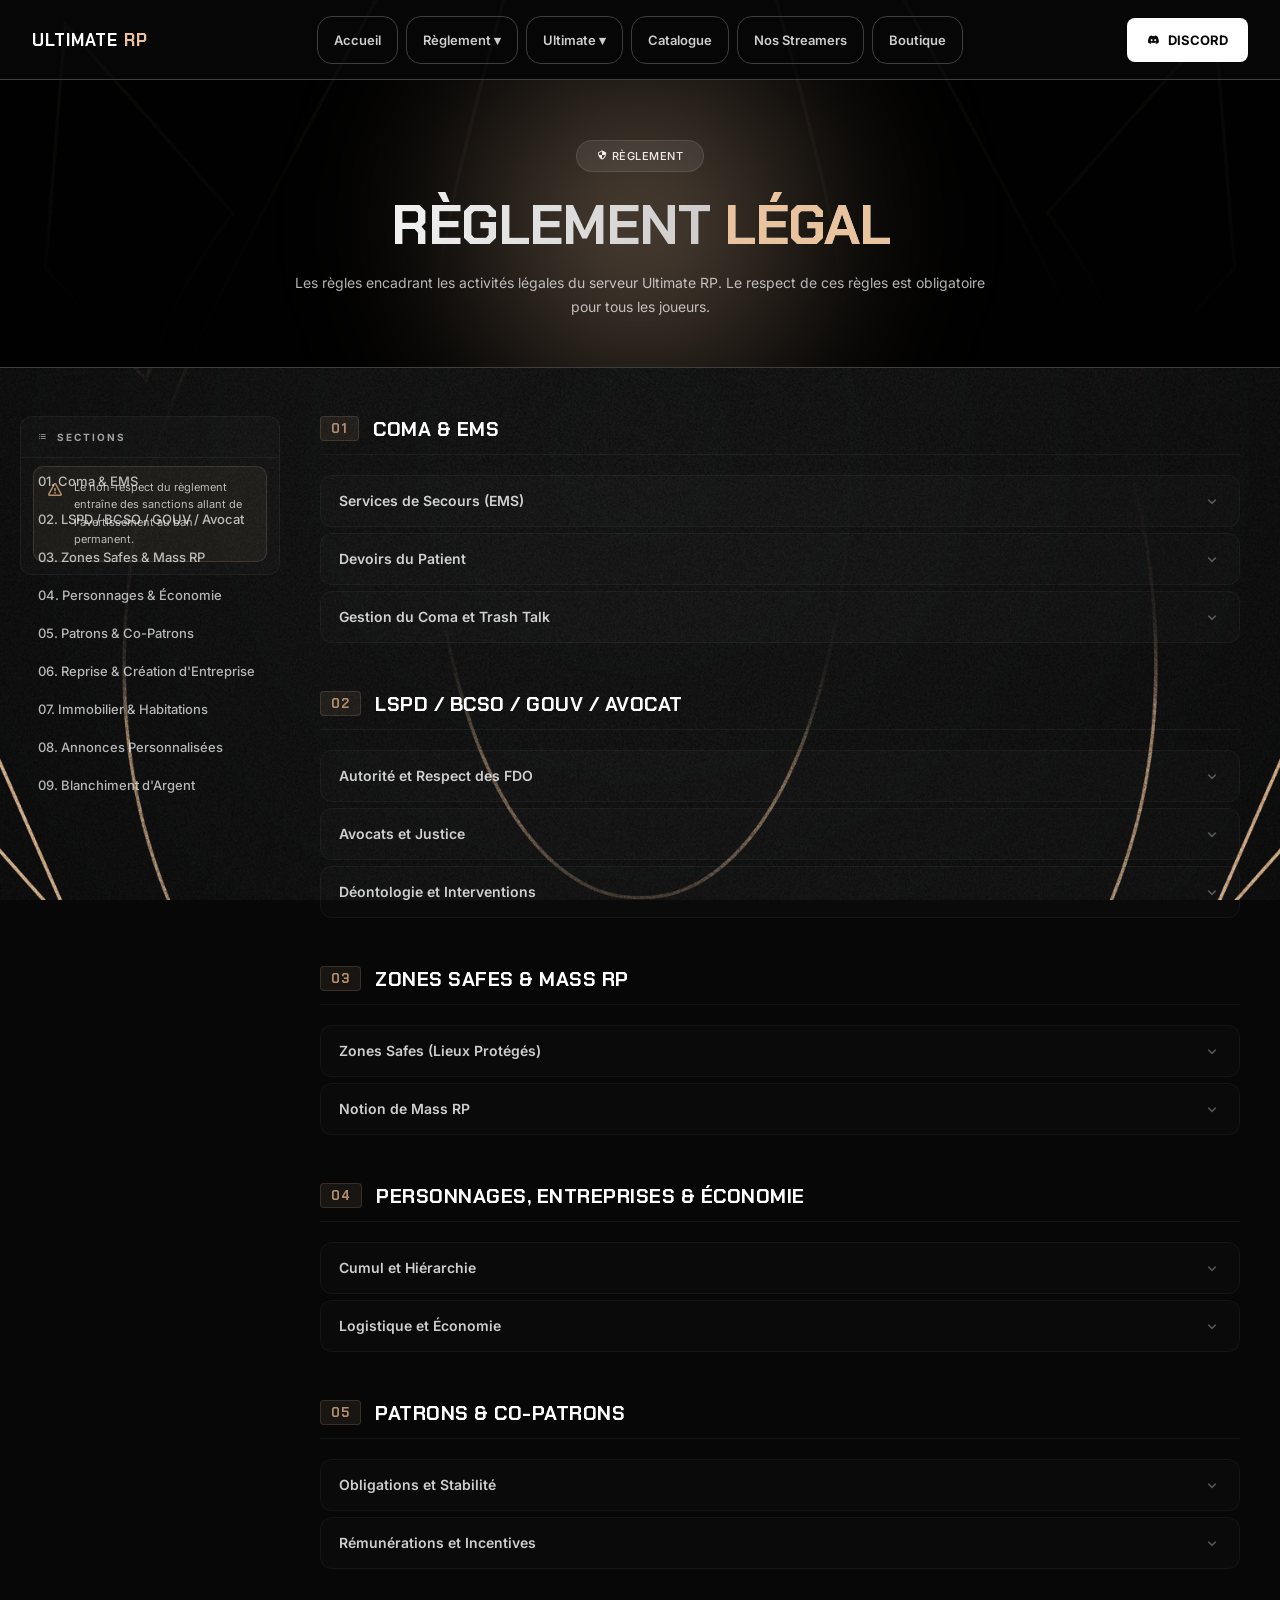
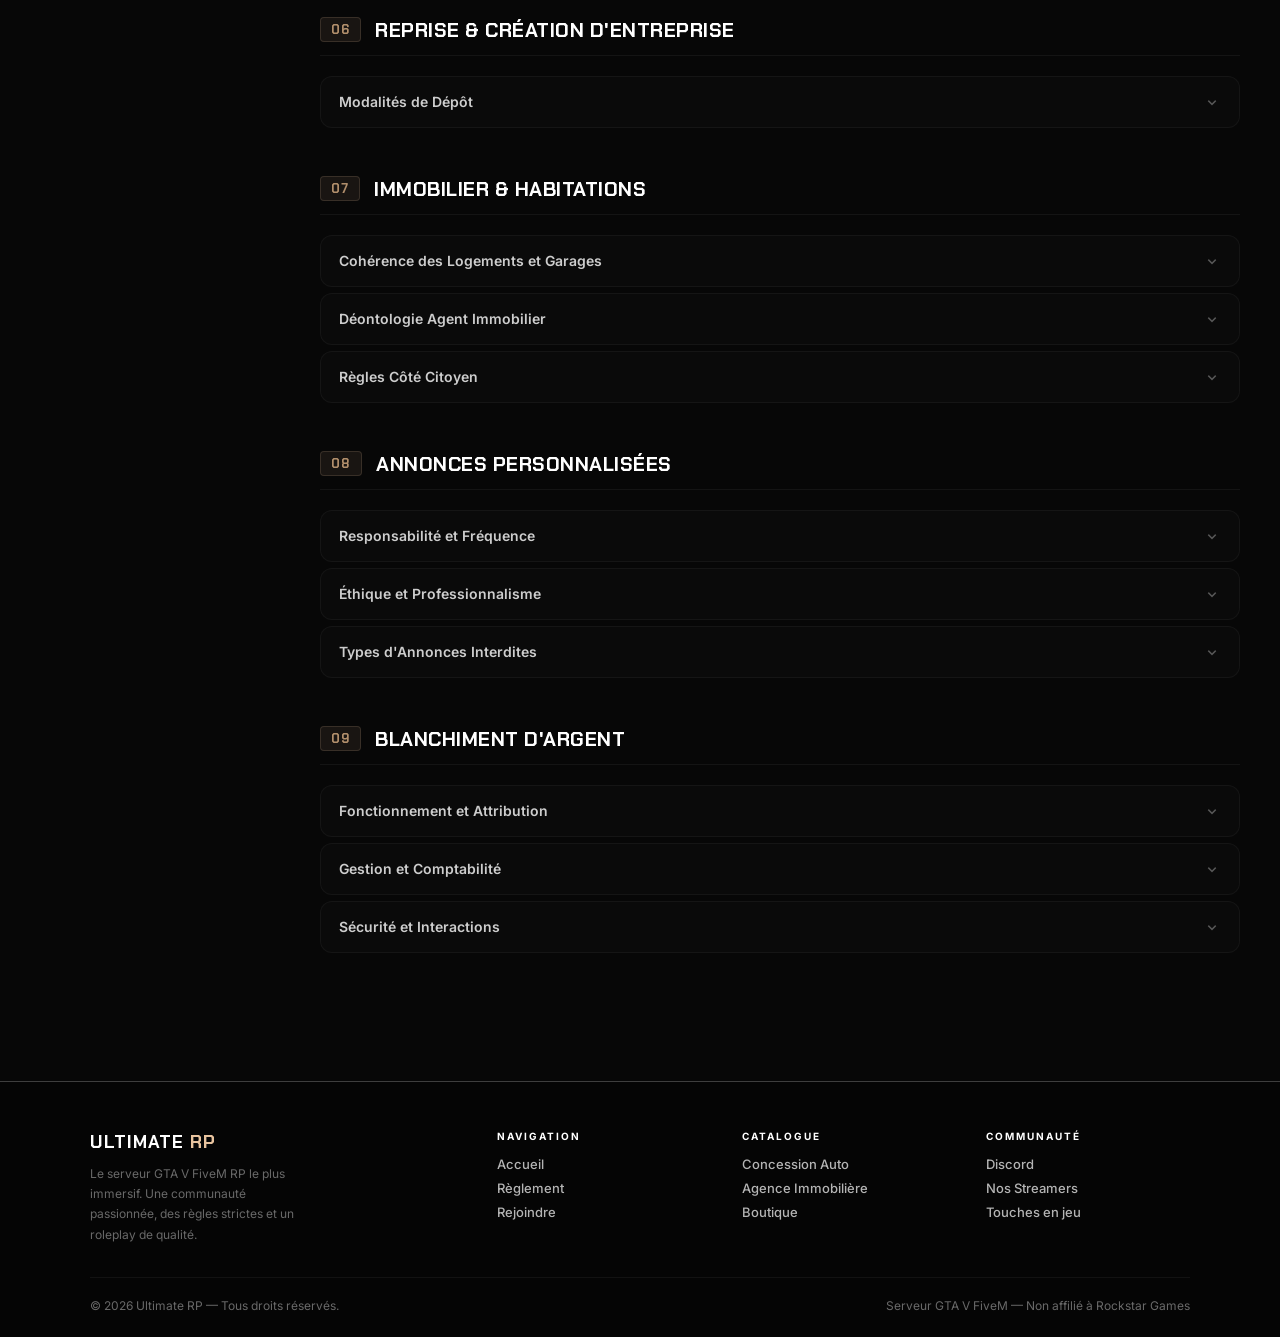
<file: reglement-legal.html>
<!DOCTYPE html>
<html lang="fr">
<head>
<meta charset="UTF-8">
<meta name="viewport" content="width=device-width,initial-scale=1">
<title>Règlement Légal — Ultimate RP</title>
<link href="https://fonts.googleapis.com/css2?family=Inter:wght@300;400;500;600;700;800;900&display=swap" rel="stylesheet">
<link href="https://unpkg.com/boxicons@2.1.4/css/boxicons.min.css" rel="stylesheet">
<link rel="stylesheet" href="style.css">
</head>
<body>

<!-- HEADER -->
<header>
  <a class="logo-h" href="index.html">ULTIMATE <span class="rp">RP</span></a>
  <nav>
    <a class="nav-link" href="index.html">Accueil</a>
    <div class="nav-item">
      <button class="nav-link">Règlement ▾</button>
      <div class="dropdown">
        <a href="reglement-global.html">Règlement Global</a>
        <a href="reglement-legal.html">Règlement Légal</a>
        <a href="reglement-illegal.html">Règlement Illégal</a>
      </div>
    </div>
    <div class="nav-item">
      <button class="nav-link">Ultimate ▾</button>
      <div class="dropdown">
        <a href="lore.html">Lore du Serveur</a>
        <a href="lexique.html">Lexique RP</a>
      </div>
    </div>


    <a class="nav-link" href="catalogue.html">Catalogue</a>
    <a class="nav-link" href="streamers.html">Nos Streamers</a>
    <a class="nav-link" href="boutique.html">Boutique</a>
  </nav>
      <a class="btn-discord" href="https://discord.gg/ultimaterp" target="_blank">
    <i class='bx bxl-discord-alt'></i> Discord
  </a>
</header>

<!-- PAGE HERO -->
<div class="page-hero">
  <div class="page-hero-inner">
    <div class="page-tag"><i class='bx bx-shield-quarter'></i> Règlement</div>
    <h1 class="page-title">Règlement <span class="acc">Légal</span></h1>
    <p class="page-desc">Les règles encadrant les activités légales du serveur Ultimate RP. Le respect de ces règles est obligatoire pour tous les joueurs.</p>
  </div>
</div>

<!-- LAYOUT -->
<div class="rgl-layout">

  <!-- SOMMAIRE -->
  <aside class="rgl-sidebar">
    <div class="rgl-sidebar-inner">
      <div class="rgl-sidebar-title"><i class='bx bx-list-ul'></i> Sections</div>
      <nav class="rgl-toc">
        <a href="#s01" class="toc-link">01. Coma & EMS</a>
        <a href="#s02" class="toc-link">02. LSPD / BCSO / GOUV / Avocat</a>
        <a href="#s03" class="toc-link">03. Zones Safes & Mass RP</a>
        <a href="#s04" class="toc-link">04. Personnages & Économie</a>
        <a href="#s05" class="toc-link">05. Patrons & Co-Patrons</a>
        <a href="#s06" class="toc-link">06. Reprise & Création d'Entreprise</a>
        <a href="#s07" class="toc-link">07. Immobilier & Habitations</a>
        <a href="#s08" class="toc-link">08. Annonces Personnalisées</a>
        <a href="#s09" class="toc-link">09. Blanchiment d'Argent</a>
      </nav>
      <div class="rgl-warning">
        <i class='bx bx-error'></i>
        <p>Le non-respect du règlement entraîne des sanctions allant de l'avertissement au ban permanent.</p>
      </div>
    </div>
  </aside>

  <!-- CONTENU -->
  <main class="rgl-content">

    <section class="rgl-section" id="s01">
      <div class="rgl-section-title"><span class="rgl-num">01</span> Coma & EMS</div>
      <div class="accordion">
        <div class="acc-item">
          <button class="acc-head">Services de Secours (EMS) <i class='bx bx-chevron-down'></i></button>
          <div class="acc-body"><ul>
            <li>Il est impératif de créer une scène avec un maximum de sérieux et de temps lors des soins. Les soins "bâclés" sont strictement interdits.</li>
            <li>Un bilan complet doit être fait pour déterminer la nature de la blessure avant toute opération (sauf urgence vitale).</li>
            <li>Un médecin a l'obligation de soigner toute personne, peu importe son identité ou son appartenance à un groupe criminel.</li>
            <li>Il est strictement interdit de réanimer des corps pendant une fusillade active. L'EMS doit attendre la fin totale des hostilités.</li>
          </ul></div>
        </div>
        <div class="acc-item">
          <button class="acc-head">Devoirs du Patient <i class='bx bx-chevron-down'></i></button>
          <div class="acc-body"><ul>
            <li>Vous devez aider les EMS en précisant vos blessures avec la commande /me.</li>
            <li>Si un EMS juge nécessaire de vous transporter à l'hôpital, vous devez le suivre.</li>
          </ul></div>
        </div>
        <div class="acc-item">
          <button class="acc-head">Gestion du Coma et Trash Talk <i class='bx bx-chevron-down'></i></button>
          <div class="acc-body"><ul>
            <li>Lorsque vous tombez dans le coma, vous devez obligatoirement oublier les événements des 30 dernières minutes précédant votre état.</li>
            <li>Il est strictement interdit de parler, de gémir ou de donner des informations lorsque vous êtes dans le coma.</li>
            <li>Il est formellement interdit d'humilier ou d'insulter un joueur au sol ou dans le coma.</li>
          </ul></div>
        </div>
      </div>
    </section>

    <section class="rgl-section" id="s02">
      <div class="rgl-section-title"><span class="rgl-num">02</span> LSPD / BCSO / GOUV / Avocat</div>
      <div class="accordion">
        <div class="acc-item">
          <button class="acc-head">Autorité et Respect des FDO <i class='bx bx-chevron-down'></i></button>
          <div class="acc-body"><ul>
            <li>Les forces de l'ordre disposent de lourds moyens. Leurs décisions doivent être respectées. Le "Fear Police" doit être appliqué.</li>
            <li>Il faut toujours privilégier la fuite plutôt qu'un affrontement armé direct. Les "plans mules" sont autorisés uniquement avec des véhicules de catégorie VANS.</li>
          </ul></div>
        </div>
        <div class="acc-item">
          <button class="acc-head">Avocats et Justice <i class='bx bx-chevron-down'></i></button>
          <div class="acc-body"><ul>
            <li>Tout citoyen a le droit de réclamer un avocat lors de sa garde à vue.</li>
            <li>Les jugements rendus par le DOJ sont définitifs. Le non-respect peut mener à une Mort RP ou un Wipe.</li>
          </ul></div>
        </div>
        <div class="acc-item">
          <button class="acc-head">Déontologie et Interventions <i class='bx bx-chevron-down'></i></button>
          <div class="acc-body"><ul>
            <li>Les policiers doivent effectuer 3 sommations claires et distinctes. Nier avoir entendu une sommation sans raison crédible sera considéré comme du Powergaming.</li>
            <li>Les manœuvres de mise à l'arrêt (Pits) sont interdites avant 15 minutes de poursuite.</li>
            <li>Il est strictement interdit de taser une personne se trouvant à l'intérieur d'un véhicule ou dans l'eau.</li>
          </ul></div>
        </div>
      </div>
    </section>

    <section class="rgl-section" id="s03">
      <div class="rgl-section-title"><span class="rgl-num">03</span> Zones Safes & Mass RP</div>
      <div class="accordion">
        <div class="acc-item">
          <button class="acc-head">Zones Safes (Lieux Protégés) <i class='bx bx-chevron-down'></i></button>
          <div class="acc-body"><ul>
            <li>Zones où toute forme d'agression ou d'acte illégal est strictement interdite.</li>
            <li>Périmètres : Gouvernement, PDP/BCSO, Bases militaires, Prison, Hôpitaux, Fourrières, Garages, Parkings publics, Bars/Clubs/Restos, Entreprises, Lieux d'Events et zones de récolte/vente.</li>
            <li>Se réfugier en Zone Safe pendant une poursuite est interdit.</li>
          </ul></div>
        </div>
        <div class="acc-item">
          <button class="acc-head">Notion de Mass RP <i class='bx bx-chevron-down'></i></button>
          <div class="acc-body"><ul>
            <li>Agissez comme si la ville était peuplée. Les comportements irréalistes (armes lourdes en public sans raison) sont interdits.</li>
          </ul></div>
        </div>
      </div>
    </section>

    <section class="rgl-section" id="s04">
      <div class="rgl-section-title"><span class="rgl-num">04</span> Personnages, Entreprises & Économie</div>
      <div class="accordion">
        <div class="acc-item">
          <button class="acc-head">Cumul et Hiérarchie <i class='bx bx-chevron-down'></i></button>
          <div class="acc-body"><ul>
            <li>Il est interdit aux Leads et Co-leads de groupes officiels de posséder une entreprise privée ou publique.</li>
            <li>Seuls les groupes illégaux (gangs) peuvent gérer les LTD s'ils en disposent dans leur quartier.</li>
            <li>Un membre de groupe criminel peut être salarié, mais l'accès aux postes de Patron ou Co-Patron lui est interdit.</li>
          </ul></div>
        </div>
        <div class="acc-item">
          <button class="acc-head">Logistique et Économie <i class='bx bx-chevron-down'></i></button>
          <div class="acc-body"><ul>
            <li>Interdiction de produire des ressources uniquement pour son groupe. Le marketing et la revente sont obligatoires.</li>
          </ul></div>
        </div>
      </div>
    </section>

    <section class="rgl-section" id="s05">
      <div class="rgl-section-title"><span class="rgl-num">05</span> Patrons & Co-Patrons</div>
      <div class="accordion">
        <div class="acc-item">
          <button class="acc-head">Obligations et Stabilité <i class='bx bx-chevron-down'></i></button>
          <div class="acc-body"><ul>
            <li>Démission avant 2 mois = Wipe + interdiction de reprise de 2 mois. Obligation d'informer le Staff au plus vite pour quitter son poste.</li>
            <li>2 semaines d'absence sans prévenir = Licenciement + Wipe + Blacklistage.</li>
            <li>Les entreprises ne peuvent pas être revendues. Les changements de direction sont gérés uniquement par le Staff.</li>
          </ul></div>
        </div>
        <div class="acc-item">
          <button class="acc-head">Rémunérations et Incentives <i class='bx bx-chevron-down'></i></button>
          <div class="acc-body"><ul>
            <li>Respect obligatoire des salaires prévus. Seul le patron décide des promotions.</li>
            <li>Incentive Hebdomadaire : 150 000 $ maximum.</li>
            <li>Incentive Mensuelle : 225 000 $ maximum (cumulable avec l'hebdomadaire).</li>
          </ul></div>
        </div>
      </div>
    </section>

    <section class="rgl-section" id="s06">
      <div class="rgl-section-title"><span class="rgl-num">06</span> Reprise & Création d'Entreprise</div>
      <div class="accordion">
        <div class="acc-item">
          <button class="acc-head">Modalités de Dépôt <i class='bx bx-chevron-down'></i></button>
          <div class="acc-body"><ul>
            <li>Le dépôt de dossier pour une entreprise s'effectue uniquement lorsqu'une annonce officielle est publiée sur le Discord.</li>
            <li>La soumission de votre projet doit se faire exclusivement par l'ouverture d'un Ticket Discord.</li>
            <li>Si aucune session de recrutement n'est annoncée, les dépôts sont fermés.</li>
            <li>Toute demande effectuée en dehors des périodes d'ouverture sera automatiquement classée sans suite.</li>
          </ul></div>
        </div>
      </div>
    </section>

    <section class="rgl-section" id="s07">
      <div class="rgl-section-title"><span class="rgl-num">07</span> Immobilier & Habitations</div>
      <div class="accordion">
        <div class="acc-item">
          <button class="acc-head">Cohérence des Logements et Garages <i class='bx bx-chevron-down'></i></button>
          <div class="acc-body"><ul>
            <li>Les designs "Motel" et "Caravane" ne peuvent être utilisés que pour leurs types de biens respectifs.</li>
            <li>Les points de garage doivent obligatoirement être placés devant une porte de garage visible.</li>
            <li>Il est interdit de dissocier un garage de son habitation lors d'une transaction.</li>
            <li>Si une villa est bloquée par un portail ou n'a pas d'accès véhicule, le garage devient facultatif. Si l'accès est libre, le garage est obligatoire.</li>
          </ul></div>
        </div>
        <div class="acc-item">
          <button class="acc-head">Déontologie Agent Immobilier <i class='bx bx-chevron-down'></i></button>
          <div class="acc-body"><ul>
            <li>Il est interdit de divulguer les informations de propriété des joueurs à des tiers.</li>
            <li>Les agents ne doivent pas être liés à des groupes criminels ou participer à des activités illégales.</li>
            <li>Il est interdit d'installer des propriétés sur des yachts ou des garages sur des places de parking publiques.</li>
            <li>Tout agent surpris à "camper" sur des habitations pour se les approprier sera immédiatement licencié.</li>
          </ul></div>
        </div>
        <div class="acc-item">
          <button class="acc-head">Règles Côté Citoyen <i class='bx bx-chevron-down'></i></button>
          <div class="acc-body"><ul>
            <li>Après 1 mois sans connexion, vos propriétés sont supprimées sans remboursement.</li>
            <li>En cas de bannissement ou d'oubli de loyer, aucun dédommagement ne sera effectué.</li>
            <li>Une fois l'intérieur validé, aucune erreur de votre part ne sera remboursée.</li>
          </ul></div>
        </div>
      </div>
    </section>

    <section class="rgl-section" id="s08">
      <div class="rgl-section-title"><span class="rgl-num">08</span> Annonces Personnalisées</div>
      <div class="accordion">
        <div class="acc-item">
          <button class="acc-head">Responsabilité et Fréquence <i class='bx bx-chevron-down'></i></button>
          <div class="acc-body"><ul>
            <li>Le chef d'entreprise est garant des employés ayant accès aux annonces.</li>
            <li>Un délai de 15 minutes entre chaque annonce doit être respecté par entreprise.</li>
          </ul></div>
        </div>
        <div class="acc-item">
          <button class="acc-head">Éthique et Professionnalisme <i class='bx bx-chevron-down'></i></button>
          <div class="acc-body"><ul>
            <li>Les annonces doivent être sérieuses, cohérentes avec l'activité pro et parfaitement lisibles.</li>
            <li>Il est interdit d'utiliser ce canal pour des besoins personnels ou pour divulguer des informations privées.</li>
            <li>Les annonces ne servent pas à discuter avec d'autres entreprises ou à passer des messages privés.</li>
          </ul></div>
        </div>
        <div class="acc-item">
          <button class="acc-head">Types d'Annonces Interdites <i class='bx bx-chevron-down'></i></button>
          <div class="acc-body"><ul>
            <li>Contenus provocateurs, insultants, diffamatoires ou incitant à la haine et à la violence.</li>
            <li>Allusions au blanchiment d'argent, partage de plans ou de business illégaux.</li>
            <li>Publicités mensongères, demandes de dons, revente de biens personnels.</li>
            <li>Spam, flood, trolling ou perturbation volontaire du fil d'actualité.</li>
            <li>Propos explicites, tendancieux ou à caractère sexuel.</li>
          </ul></div>
        </div>
      </div>
    </section>

    <section class="rgl-section" id="s09">
      <div class="rgl-section-title"><span class="rgl-num">09</span> Blanchiment d'Argent</div>
      <div class="accordion">
        <div class="acc-item">
          <button class="acc-head">Fonctionnement et Attribution <i class='bx bx-chevron-down'></i></button>
          <div class="acc-body"><ul>
            <li>Le blanchiment s'effectue via les entreprises privées disposant d'une machine de blanchiment.</li>
            <li>L'accès au blanchiment est soumis à la validation d'un dossier spécifique auprès des référents entreprises.</li>
            <li>Un patron ayant appartenu à un service public (LSPD, EMS, GOUV) ne peut pas obtenir le droit de blanchir.</li>
            <li>En cas de changement de patron, le droit de blanchiment est automatiquement retiré à l'établissement.</li>
          </ul></div>
        </div>
        <div class="acc-item">
          <button class="acc-head">Gestion et Comptabilité <i class='bx bx-chevron-down'></i></button>
          <div class="acc-body"><ul>
            <li>Les patrons doivent tenir une comptabilité RP à jour et remplir un document Staff pour le suivi technique.</li>
            <li>Une entreprise ne peut blanchir que pour des gangs ou organisations officielles.</li>
            <li>Les leads/Co-Leads d'un groupe criminel peuvent postuler, mais leur dossier fera l'objet d'une surveillance stricte.</li>
          </ul></div>
        </div>
        <div class="acc-item">
          <button class="acc-head">Sécurité et Interactions <i class='bx bx-chevron-down'></i></button>
          <div class="acc-body"><ul>
            <li>La machine de blanchiment ne doit jamais se trouver dans une Zone Entreprise, un QG ou une Zone Safe.</li>
            <li>Les rendez-vous de transaction sont strictement interdits à proximité immédiate de la machine ou de l'entreprise.</li>
            <li>Il est autorisé de braquer un groupe venant de blanchir pour récupérer 50% de la somme. Tout braquage sur la zone même de la machine est interdit.</li>
          </ul></div>
        </div>
      </div>
    </section>

  </main>
</div>

<!-- FOOTER -->
<footer>
  <div class="footer-grid">
    <div class="footer-brand">
      <div class="footer-logo-txt">ULTIMATE <span class="acc">RP</span></div>
      <p>Le serveur GTA V FiveM RP le plus immersif. Une communauté passionnée, des règles strictes et un roleplay de qualité.</p>
    </div>
    <div class="footer-col">
      <h4>Navigation</h4>
      <a href="index.html">Accueil</a>
      <a href="reglement-global.html">Règlement</a>
      <a href="comment-rejoindre.html">Rejoindre</a>
    </div>
    <div class="footer-col">
      <h4>Catalogue</h4>
      <a href="catalogue.html">Concession Auto</a>
      <a href="catalogue.html">Agence Immobilière</a>
      <a href="boutique.html">Boutique</a>
    </div>
    <div class="footer-col">
      <h4>Communauté</h4>
      <a href="https://discord.gg/ultimaterp" target="_blank">Discord</a>
      <a href="streamers.html">Nos Streamers</a>
      <a href="touches-en-jeu.html">Touches en jeu</a>
    </div>
  </div>
  <div class="footer-bottom">
    <span>© 2026 Ultimate RP — Tous droits réservés.</span>
    <span>Serveur GTA V FiveM — Non affilié à Rockstar Games</span>
  </div>
</footer>

<script>
const cur = window.location.pathname.split('/').pop() || 'index.html';
document.querySelectorAll('a.nav-link').forEach(l => {
  if (l.getAttribute('href') === cur) l.classList.add('active');
});

document.querySelectorAll('.acc-head').forEach(btn => {
  btn.addEventListener('click', () => {
    const item = btn.parentElement;
    const isOpen = item.classList.contains('open');
    document.querySelectorAll('.acc-item.open').forEach(i => i.classList.remove('open'));
    if (!isOpen) item.classList.add('open');
  });
});

const sections = document.querySelectorAll('.rgl-section');
const tocLinks = document.querySelectorAll('.toc-link');
window.addEventListener('scroll', () => {
  let current = '';
  sections.forEach(s => {
    if (window.scrollY >= s.offsetTop - 120) current = s.id;
  });
  tocLinks.forEach(l => {
    l.classList.toggle('active', l.getAttribute('href') === '#' + current);
  });
});
</script>
</body>
</html>
</file>
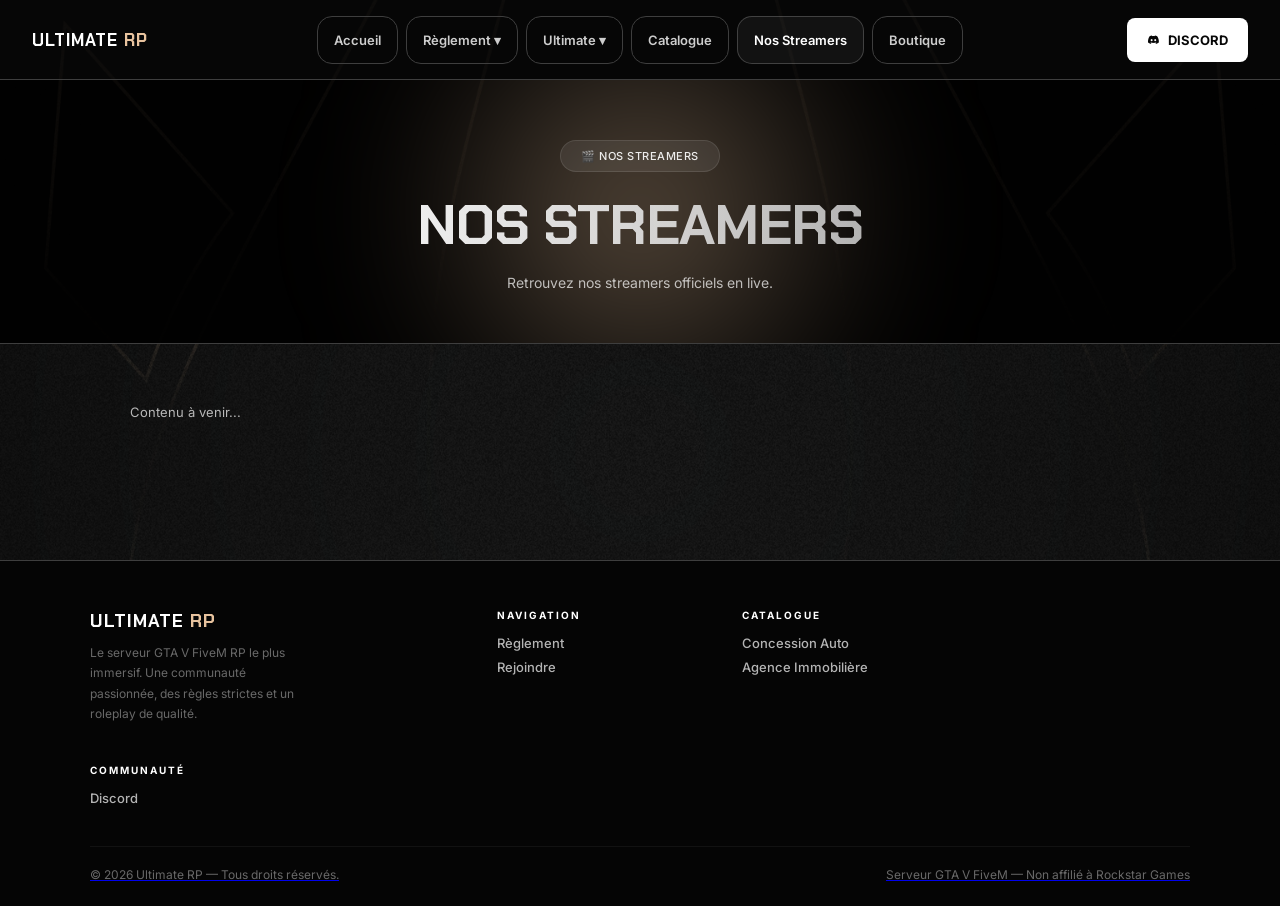
<file: streamers.html>
<!DOCTYPE html>
<html lang="fr">
<head>
<meta charset="UTF-8">
<meta name="viewport" content="width=device-width,initial-scale=1">
<title>Nos Streamers — Ultimate RP</title>
<link href="https://fonts.googleapis.com/css2?family=Inter:wght@300;400;500;600;700;800;900&display=swap" rel="stylesheet">
<link href="https://unpkg.com/boxicons@2.1.4/css/boxicons.min.css" rel="stylesheet">

<link rel="stylesheet" href="style.css">
</head>
<body>

<header>
  <a class="logo-h" href="index.html">ULTIMATE <span class="rp">RP</span></a>
  <nav>
    <a class="nav-link" href="index.html">Accueil</a>
    <div class="nav-item">
      <button class="nav-link">Règlement ▾</button>
      <div class="dropdown">
        <a href="reglement-global.html">Règlement Global</a>
        <a href="reglement-legal.html">Règlement Légal</a>
        <a href="reglement-illegal.html">Règlement Illégal</a>
      </div>
    </div>
    <div class="nav-item">
      <button class="nav-link">Ultimate ▾</button>
      <div class="dropdown">
        <a href="lore.html">Lore du Serveur</a>
        <a href="lexique.html">Lexique RP</a>

      </div>
    </div>


    <a class="nav-link" href="catalogue.html">Catalogue</a>
    <a class="nav-link" href="streamers.html">Nos Streamers</a>
    <a class="nav-link" href="boutique.html">Boutique</a>

  </nav>
      <a class="btn-discord" href="https://discord.gg/ultimaterp" target="_blank">
    <i class='bx bxl-discord-alt'></i> Discord
  </a>
</header>

<!-- PAGE HEADER -->
<div class="page-hero">
  <div class="page-hero-inner">
    <div class="page-tag">🎬 Nos Streamers</div>
    <h1 class="page-title">Nos Streamers</h1>
    <p class="page-desc">Retrouvez nos streamers officiels en live.</p>
  </div>
</div>

<!-- CONTENT -->
<div class="page-content">
  <p style="color:var(--txt2);font-size:13px;">Contenu à venir...</p>
</div>

<footer>
  <div class="footer-grid">
    <div class="footer-brand">
      <div class="footer-logo-txt">ULTIMATE <span class="acc">RP</span></div>
      <p>Le serveur GTA V FiveM RP le plus immersif. Une communauté passionnée, des règles strictes et un roleplay de qualité.</p>
    </div>
    <div class="footer-col">
      <h4>Navigation</h4>
      <a href="index.html"</a>
      <a href="#">Règlement</a>
      <a href="#">Rejoindre</a>
    </div>
    <div class="footer-col">
      <h4>Catalogue</h4>
      <a href="#">Concession Auto</a>
      <a href="#">Agence Immobilière</a>
      <a href="boutique.html"</a>
    </div>
    <div class="footer-col">
      <h4>Communauté</h4>
      <a href="#">Discord</a>
      <a href="streamers.html"</a>
      <a href="touches-en-jeu.html"</a>
    </div>
  </div>
  <div class="footer-bottom">
    <span>© 2026 Ultimate RP — Tous droits réservés.</span>
    <span>Serveur GTA V FiveM — Non affilié à Rockstar Games</span>
  </div>
</footer>



<script>
const cur = window.location.pathname.split('/').pop() || 'index.html';
document.querySelectorAll('a.nav-link').forEach(l => {
  if (l.getAttribute('href') === cur) l.classList.add('active');
});
</script>
</body>
</html>
</file>
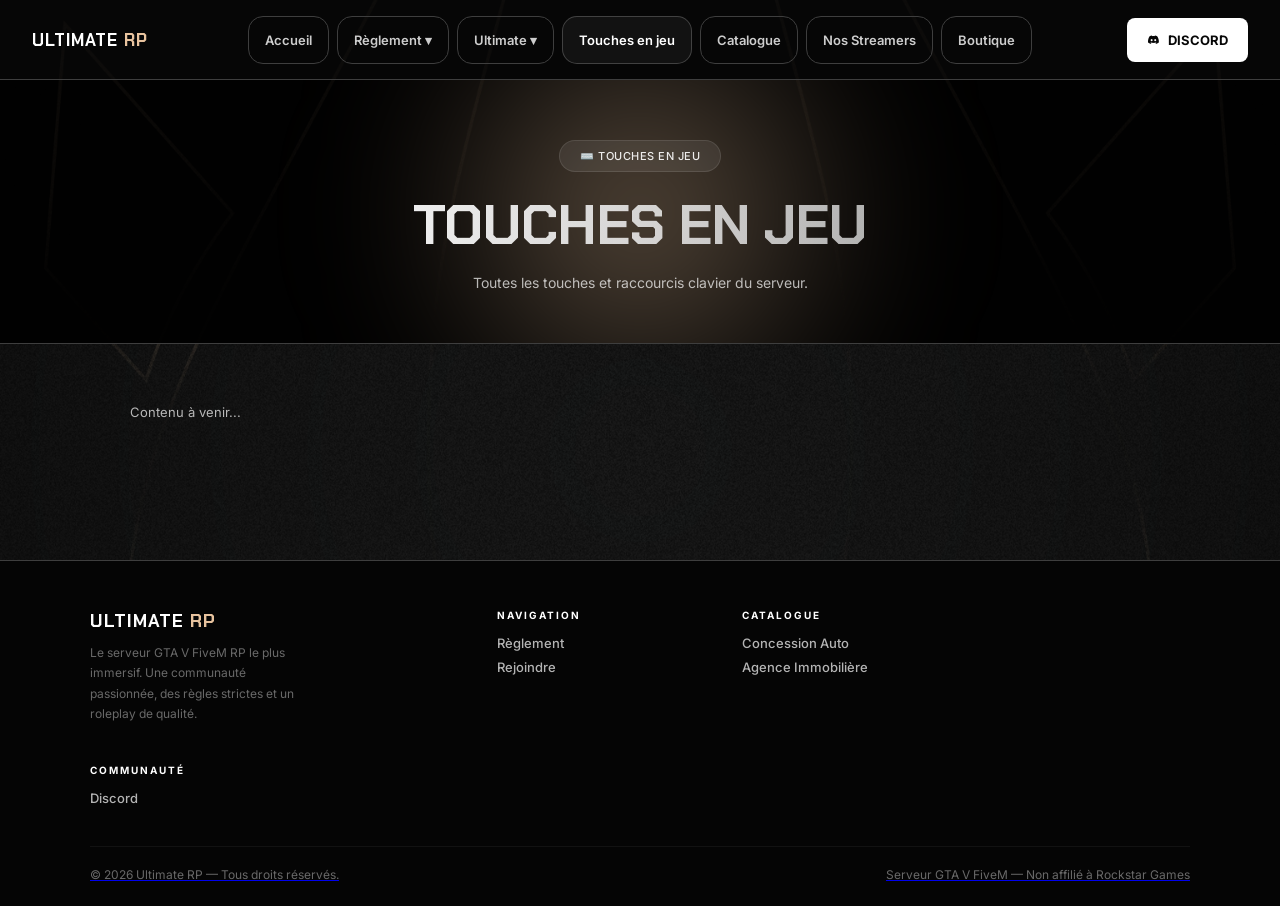
<file: touches-en-jeu.html>
<!DOCTYPE html>
<html lang="fr">
<head>
<meta charset="UTF-8">
<meta name="viewport" content="width=device-width,initial-scale=1">
<title>Touches en jeu — Ultimate RP</title>
<link href="https://fonts.googleapis.com/css2?family=Inter:wght@300;400;500;600;700;800;900&display=swap" rel="stylesheet">
<link href="https://unpkg.com/boxicons@2.1.4/css/boxicons.min.css" rel="stylesheet">

<link rel="stylesheet" href="style.css">
</head>
<body>

<header>
  <a class="logo-h" href="index.html">ULTIMATE <span class="rp">RP</span></a>
  <nav>
    <a class="nav-link" href="index.html">Accueil</a>
    <div class="nav-item">
      <button class="nav-link">Règlement ▾</button>
      <div class="dropdown">
        <a href="reglement-global.html">Règlement Global</a>
        <a href="reglement-legal.html">Règlement Légal</a>
        <a href="reglement-illegal.html">Règlement Illégal</a>
      </div>
    </div>
    <div class="nav-item">
      <button class="nav-link">Ultimate ▾</button>
      <div class="dropdown">
        <a href="lore.html">Lore du Serveur</a>
        <a href="lexique.html">Lexique RP</a>

      </div>
    </div>

    <a class="nav-link" href="touches-en-jeu.html">Touches en jeu</a>
    <a class="nav-link" href="catalogue.html">Catalogue</a>
    <a class="nav-link" href="streamers.html">Nos Streamers</a>
    <a class="nav-link" href="boutique.html">Boutique</a>

  </nav>
      <a class="btn-discord" href="https://discord.gg/ultimaterp" target="_blank">
    <i class='bx bxl-discord-alt'></i> Discord
  </a>
</header>

<!-- PAGE HEADER -->
<div class="page-hero">
  <div class="page-hero-inner">
    <div class="page-tag">⌨️ Touches en jeu</div>
    <h1 class="page-title">Touches en jeu</h1>
    <p class="page-desc">Toutes les touches et raccourcis clavier du serveur.</p>
  </div>
</div>

<!-- CONTENT -->
<div class="page-content">
  <p style="color:var(--txt2);font-size:13px;">Contenu à venir...</p>
</div>

<footer>
  <div class="footer-grid">
    <div class="footer-brand">
      <div class="footer-logo-txt">ULTIMATE <span class="acc">RP</span></div>
      <p>Le serveur GTA V FiveM RP le plus immersif. Une communauté passionnée, des règles strictes et un roleplay de qualité.</p>
    </div>
    <div class="footer-col">
      <h4>Navigation</h4>
      <a href="index.html"</a>
      <a href="#">Règlement</a>
      <a href="#">Rejoindre</a>
    </div>
    <div class="footer-col">
      <h4>Catalogue</h4>
      <a href="#">Concession Auto</a>
      <a href="#">Agence Immobilière</a>
      <a href="boutique.html"</a>
    </div>
    <div class="footer-col">
      <h4>Communauté</h4>
      <a href="#">Discord</a>
      <a href="streamers.html"</a>
      <a href="touches-en-jeu.html"</a>
    </div>
  </div>
  <div class="footer-bottom">
    <span>© 2026 Ultimate RP — Tous droits réservés.</span>
    <span>Serveur GTA V FiveM — Non affilié à Rockstar Games</span>
  </div>
</footer>



<script>
const cur = window.location.pathname.split('/').pop() || 'index.html';
document.querySelectorAll('a.nav-link').forEach(l => {
  if (l.getAttribute('href') === cur) l.classList.add('active');
});
</script>
</body>
</html>
</file>
<file: style.css>
@import url('https://fonts.googleapis.com/css2?family=Inter:wght@300;400;500;600;700;800;900&display=swap');
@import url('https://fonts.googleapis.com/css2?family=Chakra+Petch:ital,wght@0,300;0,400;0,500;0,600;0,700;1,300;1,400;1,500;1,600;1,700&display=swap');

*,*::before,*::after{margin:0;padding:0;box-sizing:border-box}

:root{
  --acc:#e8c39e;
  --acc2:#b08e6b;
  --acc-85:color-mix(in srgb,#e8c39e,transparent 15%);
  --acc-80:color-mix(in srgb,#e8c39e,transparent 20%);
  --acc-53:color-mix(in srgb,#e8c39e,transparent 47%);
  --acc-30:color-mix(in srgb,#e8c39e,transparent 70%);
  --acc-24:color-mix(in srgb,#e8c39e,transparent 76%);
  --acc-20:color-mix(in srgb,#e8c39e,transparent 80%);
  --acc-18:color-mix(in srgb,#e8c39e,transparent 82%);
  --acc-13:color-mix(in srgb,#e8c39e,transparent 87%);
  --bg:rgba(7,7,7,1);
  --main-bg:rgba(29,29,29,1);
  --surface:#1d1d1d;
  --surface2:rgba(255,255,255,0.02);
  --surface3:rgba(255,255,255,0.04);
  --border:rgba(62,62,62,1);
  --border-soft:rgba(255,255,255,0.05);
  --txt:#ffffff;
  --txt2:rgba(255,255,255,0.7);
  --txt3:rgba(255,255,255,0.4);
}

html{scroll-behavior:smooth;overflow-x:hidden;width:100%}
body{
  background:var(--bg) url('Fondsite-.png') center top / cover fixed;
  color:var(--txt);
  font-family:'Inter',sans-serif;
  overflow-x:hidden;font-size:14px;
  padding-top:80px;
}

/* ── HEADER ── */
header{
  position:fixed;top:0;left:0;right:0;height:80px;
  background:rgba(7,7,7,0.97);
  border-bottom:1px solid var(--border);
  display:flex;align-items:center;justify-content:space-between;
  padding:0 32px;z-index:999;
}
.logo-h{
  font-family:'Chakra Petch',sans-serif;
  font-size:17px;font-weight:700;
  letter-spacing:1px;text-transform:uppercase;
  text-decoration:none;color:var(--txt);white-space:nowrap;
  flex:0 0 auto;
}
.logo-h .rp{color:var(--acc)}

/* Nav centrée comme la boutique */
nav{
  position:absolute;left:50%;transform:translateX(-50%);
  display:flex;align-items:center;gap:8px;
}
.nav-link{
  padding:0 16px;color:rgba(255,255,255,0.8);
  font-size:13px;font-weight:600;
  text-decoration:none;
  border:1px solid var(--border);
  border-radius:15px;height:48px;
  display:inline-flex;align-items:center;gap:5px;
  transition:all 0.2s ease;
  cursor:pointer;background:transparent;
  font-family:'Inter',sans-serif;white-space:nowrap;
  margin:0;
}
.nav-link:hover{
  color:var(--acc);
  background:rgba(255,255,255,0.03);
  border-color:rgba(255,255,255,0.3);
}
.nav-link.active{
  background:rgba(255,255,255,0.05);
  color:rgba(255,255,255,1);
  border-color:rgba(255,255,255,0.2);
}

/* ── DROPDOWN ── */
.nav-item{position:relative}
.nav-item::after{content:'';position:absolute;top:100%;left:0;right:0;height:8px;}
.dropdown{
  position:absolute;top:calc(100% + 8px);left:50%;
  transform:translateX(-50%) translateY(-4px);
  background:rgba(27,27,27,1);
  border:1px solid var(--border);
  border-radius:15px;min-width:190px;padding:8px;
  opacity:0;pointer-events:none;
  transition:opacity .15s,transform .15s;
  box-shadow:0 12px 32px rgba(0,0,0,0.6);z-index:100;
}
.nav-item:hover .dropdown{
  opacity:1;pointer-events:all;
  transform:translateX(-50%) translateY(0);
}
.dropdown a{
  display:block;padding:8px 16px;
  color:rgba(255,255,255,0.8);
  font-size:14px;font-weight:600;
  text-decoration:none;border-radius:10px;
  transition:all .2s ease;
}
.dropdown a:hover{background:rgba(255,255,255,0.05);color:var(--acc);}
.dropdown .sep{height:1px;background:var(--border);margin:4px 0}

/* ── DISCORD BTN ── */
.btn-discord{
  flex:0 0 auto;
  padding:0 20px;
  background:rgba(255,255,255,1);
  color:rgba(7,7,7,1);
  font-family:'Inter',sans-serif;font-weight:700;
  font-size:13px;text-transform:uppercase;
  border-radius:8px;text-decoration:none;
  display:inline-flex;align-items:center;gap:8px;
  height:44px;
  transition:all 0.3s ease;white-space:nowrap;
}
.btn-discord:hover{background:rgba(255,255,255,0.9);transform:translateY(-2px);}

/* ── HERO ── */
.hero{
  min-height:100vh;padding:0 64px;
  display:flex;align-items:center;
  position:relative;overflow:hidden;
}
.hero-bg{
  position:absolute;inset:0;
  background:radial-gradient(ellipse 60% 70% at 65% 50%, var(--acc-13) 0%, transparent 65%),
             linear-gradient(180deg,var(--bg) 0%,#050505 100%);
}
.hero-bg::before{
  content:'';position:absolute;
  width:600px;height:600px;
  background:radial-gradient(circle, var(--acc-24) 0%, var(--acc-18) 25%, var(--acc-13) 50%, transparent 75%);
  border-radius:50%;filter:blur(100px);opacity:0.6;
  animation:glowTravel 6s ease-in-out infinite;
  top:50%;left:50%;transform:translate(-50%,-50%);
}
@keyframes glowTravel{
  0%{opacity:0.6;left:10%;top:20%;transform:translate(-50%,-50%) scale(1);}
  25%{opacity:0.8;left:30%;top:10%;transform:translate(-50%,-50%) scale(1.2);}
  50%{opacity:0.95;left:70%;top:50%;transform:translate(-50%,-50%) scale(1.4);}
  75%{opacity:0.8;left:80%;top:75%;transform:translate(-50%,-50%) scale(1.2);}
  100%{opacity:0.6;left:10%;top:20%;transform:translate(-50%,-50%) scale(1);}
}
.hero-inner{
  position:relative;z-index:2;width:100%;
  display:flex;align-items:center;justify-content:space-between;gap:40px;
  max-width:1100px;margin:0 auto;
}
.hero-left{flex:1;max-width:520px}
.hero-tag{
  display:flex;align-items:center;gap:10px;
  font-size:10px;font-weight:700;letter-spacing:3px;
  text-transform:uppercase;color:var(--acc2);margin-bottom:20px;
}
.hero-tag::before{content:'';width:20px;height:2px;background:var(--acc2)}
.hero-title{
  font-family:'Chakra Petch',sans-serif;
  font-size:clamp(40px,5.5vw,66px);font-weight:700;line-height:1.0;
  text-transform:uppercase;letter-spacing:-0.5px;margin-bottom:4px;color:var(--txt);
}
.hero-title-acc{
  font-family:'Chakra Petch',sans-serif;
  font-size:clamp(40px,5.5vw,66px);font-weight:700;line-height:1.05;
  text-transform:uppercase;letter-spacing:-0.5px;
  color:var(--acc);display:block;margin-bottom:24px;
}
.hero-desc{font-size:13px;font-weight:400;color:var(--txt2);line-height:1.75;margin-bottom:32px;max-width:400px;}
.hero-btns{display:flex;gap:10px;flex-wrap:wrap}
.btn-acc{
  padding:15px 30px;background:rgba(255,255,255,1);
  color:rgba(7,7,7,1);font-family:'Inter',sans-serif;
  font-weight:700;font-size:14px;text-transform:uppercase;
  border-radius:8px;text-decoration:none;
  transition:all 0.3s ease;display:inline-flex;align-items:center;
}
.btn-acc:hover{background:rgba(255,255,255,0.9);transform:translateY(-2px);box-shadow:0 5px 15px rgba(255,255,255,0.2);}
.btn-ghost{
  padding:15px 30px;
  background:rgba(255,255,255,0.08);
  border:1px solid rgba(255,255,255,0.1);
  color:rgba(255,255,255,1);font-family:'Inter',sans-serif;
  font-weight:600;font-size:14px;text-transform:uppercase;
  border-radius:8px;text-decoration:none;
  transition:all 0.3s ease;display:inline-flex;align-items:center;
}
.btn-ghost:hover{background:rgba(255,255,255,0.12);border-color:var(--acc-20);transform:translateY(-2px);}
.hero-right{flex:0 0 auto;width:380px;display:flex;align-items:center;justify-content:center;}
.hero-logo-big{
  width:320px;height:320px;object-fit:contain;
  filter:drop-shadow(0 0 60px var(--acc-13)) drop-shadow(0 0 120px var(--acc-13));
  animation:float 6s ease-in-out infinite;
}
@keyframes float{0%,100%{transform:translateY(0)}50%{transform:translateY(-12px)}}
.scroll-hint{position:absolute;bottom:32px;left:50%;transform:translateX(-50%);display:flex;flex-direction:column;align-items:center;gap:6px;z-index:2;}
.scroll-hint span{font-size:9px;letter-spacing:2px;text-transform:uppercase;color:var(--txt3)}
.scroll-arrow{animation:bob 1s ease-in-out infinite alternate}
@keyframes bob{0%{transform:translateY(0)}100%{transform:translateY(4px)}}

/* ── STATS ── */
.stats{
  background:var(--surface);border-top:1px solid var(--border);
  display:grid;grid-template-columns:repeat(4,1fr);
}
.stat{
  padding:24px 28px;border-right:1px solid var(--border);
  display:flex;flex-direction:column;align-items:center;gap:3px;
  background:rgba(255,255,255,0.02);transition:all 0.3s ease;
}
.stat:hover{background:rgba(255,255,255,0.04);}
.stat:last-child{border-right:none}
.stat-n{font-family:'Chakra Petch',sans-serif;font-size:28px;font-weight:700;color:var(--acc);letter-spacing:-0.5px;line-height:1;}
.stat-l{font-size:9px;font-weight:600;letter-spacing:2px;text-transform:uppercase;color:var(--txt3)}

/* ── WHY ── */
.why{padding:80px 40px;max-width:1100px;margin:0 auto;text-align:center}
.why-title{font-family:'Chakra Petch',sans-serif;font-size:28px;font-weight:700;margin-bottom:8px;text-transform:uppercase;}
.why-title .acc{color:var(--acc)}
.why-sub{font-size:13px;color:var(--txt2);margin-bottom:48px;max-width:420px;margin-left:auto;margin-right:auto;line-height:1.7}
.why-sub a{color:var(--acc);text-decoration:none}
.cards{display:grid;grid-template-columns:repeat(3,1fr);gap:12px}
.card{
  background:rgba(255,255,255,0.02);border:1px solid rgba(255,255,255,0.05);
  border-radius:12px;padding:28px 22px;text-align:center;transition:all 0.3s ease;
}
.card:hover{background:rgba(255,255,255,0.05);border-color:var(--acc-30);transform:translateY(-5px);}
.card-icon{
  width:60px;height:60px;border-radius:12px;
  background:rgba(217,217,217,0.14);
  display:flex;align-items:center;justify-content:center;
  font-size:24px;margin:0 auto 14px;transition:.3s;
}
.card:hover .card-icon{background:var(--acc2);}
.card-icon i{font-size:24px;color:#fff}
.card-title{font-family:'Chakra Petch',sans-serif;font-size:15px;font-weight:700;margin-bottom:8px;color:var(--txt)}
.card-text{font-size:12px;color:var(--txt2);line-height:1.65}

/* ── ACTUS ── */
.actus-wrap{padding:0 40px 80px;max-width:1100px;margin:0 auto}
.actus-title{font-family:'Chakra Petch',sans-serif;font-size:26px;font-weight:700;margin-bottom:6px;text-transform:uppercase;}
.actus-title .acc{color:var(--acc)}
.actus-sub{font-size:13px;color:var(--txt2);margin-bottom:32px}
.actus-grid{display:grid;grid-template-columns:repeat(3,1fr);gap:14px}
.actu{
  background:rgba(255,255,255,0.02);border:1px solid rgba(255,255,255,0.05);
  border-radius:12px;overflow:hidden;transition:all 0.3s ease;
}
.actu:hover{background:rgba(255,255,255,0.04);border-color:var(--acc-20);transform:translateY(-2px);}
.actu-img{height:140px;display:flex;align-items:center;justify-content:center;font-size:32px;}
.actu-body{padding:14px}
.actu-tags{display:flex;align-items:center;gap:8px;margin-bottom:8px}
.tag{font-size:9px;font-weight:700;letter-spacing:0.8px;text-transform:uppercase;padding:3px 8px;border-radius:3px;}
.tag-maj{background:rgba(232,195,158,0.15);color:var(--acc)}
.tag-event{background:rgba(100,180,100,0.15);color:#7ec87e}
.tag-annonce{background:rgba(100,140,220,0.15);color:#8aadee}
.actu-date{font-size:10px;color:var(--txt3)}
.actu-ttl{font-size:13px;font-weight:700;margin-bottom:6px;color:var(--txt)}
.actu-desc{font-size:12px;color:var(--txt2);line-height:1.6}

/* ── CTA BAND ── */
.cta-band{
  max-width:1100px;margin:0 auto 80px;
  background:rgba(255,255,255,0.02);border:1px solid rgba(255,255,255,0.05);
  border-radius:12px;padding:48px 56px;text-align:center;
  position:relative;overflow:hidden;transition:all 0.3s ease;
}
.cta-band::before{
  content:'';position:absolute;inset:0;
  background:radial-gradient(circle, var(--acc-24) 0%, var(--acc-18) 25%, var(--acc-13) 50%, transparent 75%);
  filter:blur(70px);opacity:0.5;pointer-events:none;
  animation:glowTravel 5s ease-in-out infinite;
}
.cta-band:hover{background:rgba(255,255,255,0.04);border-color:var(--acc-20);}
.cta-band h2{font-family:'Chakra Petch',sans-serif;font-size:26px;font-weight:700;margin-bottom:8px;text-transform:uppercase;}
.cta-band h2 .acc{color:var(--acc)}
.cta-band p{font-size:13px;color:var(--txt2);margin-bottom:24px}
.cta-btns{display:flex;gap:10px;justify-content:center}

/* ── FOOTER ── */
footer{background:#050505;border-top:1px solid var(--border);padding:48px 40px 24px;}
.footer-grid{max-width:1100px;margin:0 auto;display:grid;grid-template-columns:1.8fr 1fr 1fr 1fr;gap:40px;margin-bottom:32px;}
.footer-logo-txt{font-family:'Chakra Petch',sans-serif;font-size:18px;font-weight:700;color:var(--txt);margin-bottom:10px;letter-spacing:1px;text-transform:uppercase;}
.footer-logo-txt .acc{color:var(--acc)}
.footer-brand p{font-size:12px;color:var(--txt3);line-height:1.7;max-width:220px}
.footer-col h4{font-size:10px;font-weight:700;letter-spacing:2px;text-transform:uppercase;color:var(--txt);margin-bottom:14px;}
.footer-col a{display:block;font-size:13px;font-weight:500;color:rgba(255,255,255,0.7);text-decoration:none;margin-bottom:8px;transition:color 0.3s ease;}
.footer-col a:hover{color:var(--acc)}
.footer-bottom{
  max-width:1100px;margin:0 auto;
  border-top:1px solid rgba(255,255,255,0.05);padding-top:20px;
  display:flex;justify-content:space-between;align-items:center;
  font-size:12px;color:rgba(255,255,255,0.4);
}

/* ── PAGES INTERNES ── */
.page-hero{
  background:rgba(0,0,0,0.95);
  border-bottom:1px solid var(--border);
  padding:60px 40px 48px;text-align:center;
  position:relative;overflow:hidden;
}
.page-hero::before{
  content:'';position:absolute;
  width:500px;height:500px;
  background:radial-gradient(circle, var(--acc-53) 0%, var(--acc-24) 25%, var(--acc-13) 50%, transparent 75%);
  border-radius:50%;filter:blur(70px);
  animation:glowTravel 5s ease-in-out infinite;
  top:50%;left:50%;transform:translate(-50%,-50%);
  pointer-events:none;z-index:0;
}
.page-hero-inner{max-width:700px;margin:0 auto;position:relative;z-index:1;}
.page-tag{
  font-size:11px;font-weight:500;letter-spacing:0.5px;
  text-transform:uppercase;color:rgba(255,255,255,0.9);
  background:rgba(255,255,255,0.08);
  padding:8px 20px;border-radius:20px;
  display:inline-block;margin-bottom:16px;
  border:1px solid rgba(255,255,255,0.1);
}
.page-title{
  font-family:'Chakra Petch',sans-serif;
  font-size:56px;font-weight:700;color:var(--txt);
  margin-bottom:10px;text-transform:uppercase;letter-spacing:-1px;
  background:linear-gradient(90deg,rgba(255,255,255,1) 0%,rgba(200,200,200,0.8) 50%,rgba(255,255,255,1) 100%);
  background-size:200% 100%;
  -webkit-background-clip:text;-webkit-text-fill-color:transparent;background-clip:text;
  animation:shimmer 3s ease-in-out infinite;
}
@keyframes shimmer{0%{background-position:0% 50%}50%{background-position:100% 50%}100%{background-position:0% 50%}}
.page-title .acc{-webkit-text-fill-color:var(--acc)}
.page-desc{font-size:14px;color:rgba(255,255,255,0.7);line-height:1.7}
.page-content{max-width:1100px;margin:60px auto;padding:0 40px 80px}

/* ── RÈGLEMENT LAYOUT ── */
.rgl-layout{display:grid;grid-template-columns:260px 1fr;max-width:1300px;margin:48px auto 80px;padding:0 40px 0 20px;gap:40px;align-items:start;}
.rgl-sidebar{position:sticky;top:100px;margin-left:0;}
.rgl-sidebar-inner{
  background:rgba(255,255,255,0.02);border:1px solid rgba(255,255,255,0.05);
  border-radius:12px;overflow:hidden;
}
.rgl-sidebar-title{
  padding:14px 16px;font-size:10px;font-weight:700;letter-spacing:2px;
  text-transform:uppercase;color:rgba(255,255,255,0.6);
  border-bottom:1px solid rgba(255,255,255,0.05);
  display:flex;align-items:center;gap:8px;
}
.rgl-toc{padding:8px 0;display:flex;flex-direction:column;align-items:flex-start;width:100%;}
.toc-link{
  display:block;padding:7px 16px;font-size:13px;font-weight:500;
  color:rgba(255,255,255,0.7);text-decoration:none;
  border-left:2px solid transparent;
  transition:all .15s;white-space:nowrap;overflow:hidden;text-overflow:ellipsis;text-align:left;
}
.toc-link:hover{color:rgba(255,255,255,1);background:rgba(255,255,255,0.03)}
.toc-link.active{
  color:var(--acc);background:rgba(232,195,158,0.06);
  border-left:2px solid var(--acc);border-radius:0 3px 3px 0;
}
.rgl-warning{
  margin:8px 12px 12px;padding:12px;
  background:rgba(232,195,158,0.06);border:1px solid rgba(232,195,158,0.15);
  border-radius:10px;display:flex;gap:10px;align-items:flex-start;
}
.rgl-warning i{color:var(--acc2);font-size:18px;flex-shrink:0;margin-top:1px}
.rgl-warning p{font-size:11px;color:rgba(255,255,255,0.7);line-height:1.6}
.rgl-section{margin-bottom:48px;scroll-margin-top:100px}
.rgl-section-title{
  display:flex;align-items:center;gap:14px;
  font-family:'Chakra Petch',sans-serif;font-size:20px;font-weight:700;
  color:var(--txt);text-transform:uppercase;letter-spacing:0.5px;
  margin-bottom:20px;padding-bottom:12px;border-bottom:1px solid rgba(255,255,255,0.05);
}
.rgl-num{
  font-size:13px;font-weight:700;color:var(--acc2);
  background:rgba(232,195,158,0.08);border:1px solid rgba(232,195,158,0.15);
  padding:3px 10px;border-radius:4px;letter-spacing:1px;
}

/* ── ACCORDÉON ── */
.accordion{display:flex;flex-direction:column;gap:6px;}
.acc-item{
  background:rgba(255,255,255,0.02);border:1px solid rgba(255,255,255,0.05);
  border-radius:12px;overflow:hidden;transition:all 0.4s ease;opacity:0.8;
}
.acc-item:hover{background:rgba(255,255,255,0.04);border-color:var(--acc-20);opacity:1;}
.acc-head{
  width:100%;display:flex;align-items:center;justify-content:space-between;
  padding:16px 18px;background:none;border:none;cursor:pointer;
  font-family:'Inter',sans-serif;font-size:14px;font-weight:600;
  color:rgba(255,255,255,1);text-align:left;transition:all .15s;
}
.acc-head i{font-size:18px;color:rgba(255,255,255,0.4);transition:transform .25s;flex-shrink:0;}
.acc-head:hover{color:var(--acc);}
.acc-item.open{opacity:1;border-color:var(--acc-20);}
.acc-item.open .acc-head{color:var(--acc);}
.acc-item.open .acc-head i{transform:rotate(180deg);color:var(--acc);}
.acc-body{max-height:0;overflow:hidden;transition:max-height .3s ease;border-top:0px solid rgba(255,255,255,0.05);}
.acc-item.open .acc-body{max-height:600px;border-top:1px solid rgba(255,255,255,0.05);}
.acc-body ul{list-style:none;padding:14px 18px;display:flex;flex-direction:column;gap:8px;}
.acc-body ul li{font-size:13px;color:rgba(255,255,255,0.7);padding-left:16px;position:relative;line-height:1.65;}
.acc-body ul li::before{content:'›';position:absolute;left:0;color:var(--acc2);font-weight:700;}

/* ── LORE ── */
.lore-layout{display:grid;grid-template-columns:220px 1fr;max-width:1100px;margin:48px auto 80px;padding:0 40px 0 20px;gap:40px;align-items:start;}
.lore-content{}
.lore-chapter{margin-bottom:64px;scroll-margin-top:100px}
.lore-chapter-head{display:flex;align-items:center;gap:16px;margin-bottom:28px;padding-bottom:14px;border-bottom:1px solid rgba(255,255,255,0.05);}
.lore-num{font-size:11px;font-weight:700;color:var(--acc2);background:rgba(232,195,158,0.08);border:1px solid rgba(232,195,158,0.15);padding:4px 12px;border-radius:4px;letter-spacing:1px;}
.lore-chapter-head h2{font-family:'Chakra Petch',sans-serif;font-size:22px;font-weight:700;text-transform:uppercase;letter-spacing:0.5px;color:var(--txt);}
.lore-intro{font-size:14px;color:var(--txt2);line-height:1.8;margin-bottom:28px;}
.lore-timeline{display:flex;flex-direction:column;gap:0;position:relative;padding-left:20px;}
.lore-timeline::before{content:'';position:absolute;left:0;top:0;bottom:0;width:1px;background:linear-gradient(180deg,var(--acc2),transparent);}
.lore-event{display:flex;gap:20px;padding:0 0 28px 0;position:relative;}
.lore-event::before{content:'';position:absolute;left:-24px;top:6px;width:8px;height:8px;border-radius:50%;background:var(--acc2);border:2px solid var(--bg);}
.lore-event-unknown .lore-event-year{color:var(--txt3)}
.lore-event-unknown::before{background:var(--txt3)}
.lore-event-year{font-family:'Chakra Petch',sans-serif;font-size:13px;font-weight:700;color:var(--acc);min-width:48px;padding-top:2px;}
.lore-event-title{font-size:14px;font-weight:700;color:var(--txt);margin-bottom:6px;}
.lore-event-body p{font-size:13px;color:var(--txt2);line-height:1.7;}
.lore-quote{border-left:3px solid var(--acc2);padding:16px 20px;background:rgba(232,195,158,0.04);border-radius:0 10px 10px 0;font-size:13px;color:var(--txt2);line-height:1.8;font-style:italic;margin:28px 0;}
.lore-quote cite{display:block;margin-top:8px;font-size:11px;color:var(--acc2);font-style:normal;font-weight:600;}
.lore-highlight{background:rgba(232,195,158,0.07);border:1px solid rgba(232,195,158,0.15);border-radius:10px;padding:10px 14px;font-size:12px;color:var(--acc);font-weight:600;margin-top:10px;}
.lore-stats-grid{display:grid;grid-template-columns:repeat(3,1fr);gap:12px;margin:24px 0;}
.lore-stat{background:rgba(255,255,255,0.02);border:1px solid rgba(255,255,255,0.05);border-radius:12px;padding:20px;text-align:center;transition:all 0.3s ease;}
.lore-stat:hover{background:rgba(255,255,255,0.04);border-color:var(--acc-20);transform:translateY(-2px);}
.lore-stat-num{display:block;font-family:'Chakra Petch',sans-serif;font-size:28px;font-weight:700;color:var(--acc);line-height:1;margin-bottom:6px;}
.lore-stat-lbl{font-size:11px;color:var(--txt3);text-transform:uppercase;letter-spacing:1px;}
.lore-control-grid{display:grid;grid-template-columns:repeat(3,1fr);gap:8px;margin:20px 0;}
.lore-control-item{background:rgba(255,255,255,0.02);border:1px solid rgba(255,255,255,0.05);border-radius:10px;padding:12px 14px;display:flex;align-items:center;gap:10px;font-size:12px;color:var(--txt2);transition:all 0.3s ease;}
.lore-control-item:hover{background:rgba(255,255,255,0.04);border-color:var(--acc-20);transform:translateY(-2px);}
.lore-control-item i{color:var(--acc2);font-size:16px;flex-shrink:0;}
.lore-faction-card{background:rgba(255,255,255,0.02);border:1px solid rgba(232,195,158,0.15);border-radius:12px;padding:20px;margin-top:20px;transition:all 0.3s ease;}
.lore-faction-card:hover{background:rgba(255,255,255,0.04);border-color:var(--acc-20);}
.lore-faction-head{display:flex;align-items:center;gap:10px;margin-bottom:12px;}
.lore-faction-head i{color:var(--acc);font-size:18px;}
.lore-faction-head span{font-size:15px;font-weight:700;color:var(--txt);}
.lore-faction-tag{margin-left:auto;font-size:10px;font-weight:700;letter-spacing:1px;text-transform:uppercase;padding:3px 8px;border-radius:3px;background:rgba(232,195,158,0.1);color:var(--acc2);}
.lore-faction-card p{font-size:13px;color:var(--txt2);line-height:1.7;}
.lore-chars-grid{display:flex;flex-direction:column;gap:14px;}
.lore-char{background:rgba(255,255,255,0.02);border:1px solid rgba(255,255,255,0.05);border-radius:12px;padding:20px;display:flex;gap:20px;align-items:flex-start;transition:all 0.3s ease;}
.lore-char:hover{background:rgba(255,255,255,0.04);border-color:var(--acc-20);transform:translateY(-2px);}
.lore-char-icon{width:48px;height:48px;border-radius:12px;background:rgba(217,217,217,0.14);display:flex;align-items:center;justify-content:center;font-size:22px;flex-shrink:0;}
.lore-char-name{font-family:'Chakra Petch',sans-serif;font-size:15px;font-weight:700;color:var(--txt);margin-bottom:3px;}
.lore-char-role{font-size:11px;font-weight:600;color:var(--acc2);text-transform:uppercase;letter-spacing:0.5px;margin-bottom:8px;}
.lore-char-info p{font-size:13px;color:var(--txt2);line-height:1.65;}
.lore-endings{display:grid;grid-template-columns:repeat(3,1fr);gap:14px;}
.lore-ending{background:rgba(255,255,255,0.02);border:1px solid rgba(255,255,255,0.05);border-radius:12px;padding:24px;text-align:center;transition:all 0.3s ease;opacity:0.7;}
.lore-ending:hover{background:rgba(255,255,255,0.05);border-color:var(--acc-20);transform:translateY(-5px);opacity:1;}
.lore-ending-letter{width:40px;height:40px;border-radius:50%;background:rgba(217,217,217,0.14);display:flex;align-items:center;justify-content:center;font-size:16px;font-weight:800;color:var(--acc);margin:0 auto 12px;transition:all 0.3s ease;}
.lore-ending:hover .lore-ending-letter{background:var(--acc2);}
.lore-ending-title{font-family:'Chakra Petch',sans-serif;font-size:14px;font-weight:700;color:var(--txt);margin-bottom:8px;}
.lore-ending p{font-size:12px;color:var(--txt2);line-height:1.65;}
.lore-factions-grid{display:grid;grid-template-columns:repeat(2,1fr);gap:12px;margin-top:20px;}
.lore-faction-item{background:rgba(255,255,255,0.02);border:1px solid rgba(255,255,255,0.05);border-radius:12px;padding:18px;transition:all 0.3s ease;opacity:0.7;}
.lore-faction-item:hover{background:rgba(255,255,255,0.05);border-color:var(--acc-20);transform:translateY(-2px);opacity:1;}
.lore-faction-item-icon{font-size:22px;color:var(--acc2);margin-bottom:8px;}
.lore-faction-item-name{font-family:'Chakra Petch',sans-serif;font-size:13px;font-weight:700;color:var(--txt);margin-bottom:6px;}
.lore-faction-item p{font-size:12px;color:var(--txt2);line-height:1.6;}

/* ── LEXIQUE ── */
.lex-search-wrap{max-width:600px;margin:0 auto 40px;position:relative;}
.lex-search{
  width:100%;padding:12px 18px 12px 44px;
  background:rgba(255,255,255,0.02);border:1px solid rgba(255,255,255,0.05);
  border-radius:12px;color:var(--txt);
  font-family:'Inter',sans-serif;font-size:15px;outline:none;transition:all .15s;
}
.lex-search:focus{background:rgba(255,255,255,0.04);border-color:var(--acc-20);}
.lex-search::placeholder{color:rgba(255,255,255,0.5)}
.lex-search-icon{position:absolute;left:14px;top:50%;transform:translateY(-50%);color:rgba(255,255,255,0.6);font-size:18px;pointer-events:none;}
.lex-grid{display:grid;grid-template-columns:repeat(auto-fill,minmax(320px,1fr));gap:10px;}
.lex-item{
  background:rgba(255,255,255,0.02);border:1px solid rgba(255,255,255,0.05);
  border-radius:12px;padding:16px 18px;transition:all 0.4s ease;opacity:0.7;cursor:pointer;
}
.lex-item:hover{background:rgba(255,255,255,0.04);border-color:var(--acc-20);transform:translateY(-2px);opacity:1;}
.lex-item:hover .lex-term i{background:var(--acc2);}
.lex-term{font-size:14px;font-weight:700;color:var(--txt);margin-bottom:5px;display:flex;align-items:center;gap:10px;}
.lex-term i{
  width:36px;height:36px;border-radius:10px;
  background:rgba(217,217,217,0.14);
  display:flex;align-items:center;justify-content:center;
  font-size:16px;color:#fff;flex-shrink:0;transition:all 0.3s ease;
}
.lex-def{font-size:12px;color:var(--txt2);line-height:1.65;}
.lex-hidden{display:none}
.lex-count{font-size:11px;color:var(--txt3);margin-bottom:20px;text-align:center;letter-spacing:0.5px;}

/* ── CATALOGUE ── */
.cat-tabs-wrap{
  background:rgba(7,7,7,0.97);border-bottom:1px solid var(--border);
  position:sticky;top:80px;z-index:100;
}
.cat-tabs{max-width:1100px;margin:0 auto;padding:0 40px;display:flex;gap:4px;}
.cat-tab{
  padding:14px 20px;background:none;border:none;
  font-family:'Inter',sans-serif;font-size:13px;font-weight:600;
  text-transform:uppercase;letter-spacing:0.5px;
  color:rgba(255,255,255,0.5);cursor:pointer;
  border-bottom:2px solid transparent;transition:all .15s;
  display:flex;align-items:center;gap:7px;white-space:nowrap;
}
.cat-tab i{font-size:15px}
.cat-tab:hover{color:rgba(255,255,255,0.8)}
.cat-tab.active{color:var(--acc);border-bottom-color:var(--acc)}
.cat-content{max-width:1100px;margin:0 auto;padding:48px 40px 80px}
.cat-panel{display:none}
.cat-panel.active{display:block}
.cat-panel-title{
  font-family:'Chakra Petch',sans-serif;
  font-size:11px;font-weight:700;letter-spacing:3px;
  text-transform:uppercase;color:var(--acc2);
  margin-bottom:24px;display:flex;align-items:center;gap:10px;
}
.cat-panel-title::after{content:'';flex:1;height:1px;background:rgba(255,255,255,0.05)}
.affiche-grid{display:grid;grid-template-columns:repeat(auto-fill,minmax(500px,1fr));gap:16px;}
.affiche-item{
  background:rgba(255,255,255,0.02);border:1px solid rgba(255,255,255,0.05);
  border-radius:12px;overflow:hidden;cursor:pointer;position:relative;
  transition:all 0.3s ease;opacity:0.8;
}
.affiche-item:hover{background:rgba(255,255,255,0.04);border-color:var(--acc-20);transform:translateY(-2px);opacity:1;}
.affiche-item img{width:100%;height:auto;display:block;}
.affiche-overlay{position:absolute;inset:0;background:rgba(0,0,0,0);display:flex;align-items:center;justify-content:center;transition:background .2s;}
.affiche-item:hover .affiche-overlay{background:rgba(0,0,0,0.4)}
.affiche-overlay i{font-size:40px;color:#fff;opacity:0;transform:scale(0.8);transition:opacity .2s,transform .2s;}
.affiche-item:hover .affiche-overlay i{opacity:1;transform:scale(1)}
.lightbox{position:fixed;inset:0;background:rgba(0,0,0,0.93);z-index:9999;display:none;align-items:center;justify-content:center;padding:20px;}
.lightbox.open{display:flex}
.lightbox img{max-width:95vw;max-height:92vh;object-fit:contain;border-radius:10px;}
.lightbox-close{position:absolute;top:20px;right:24px;font-size:36px;color:#fff;cursor:pointer;background:none;border:none;opacity:0.7;transition:opacity .15s;}
.lightbox-close:hover{opacity:1}

/* Scrollbar */
::-webkit-scrollbar{width:4px;height:20px}
::-webkit-scrollbar-thumb{background:var(--acc2);border-radius:25px}
::-webkit-scrollbar-track{background-color:rgba(217,217,217,0.13)}
::selection{background:var(--acc-30);color:rgba(255,255,255,1)}
</file>
